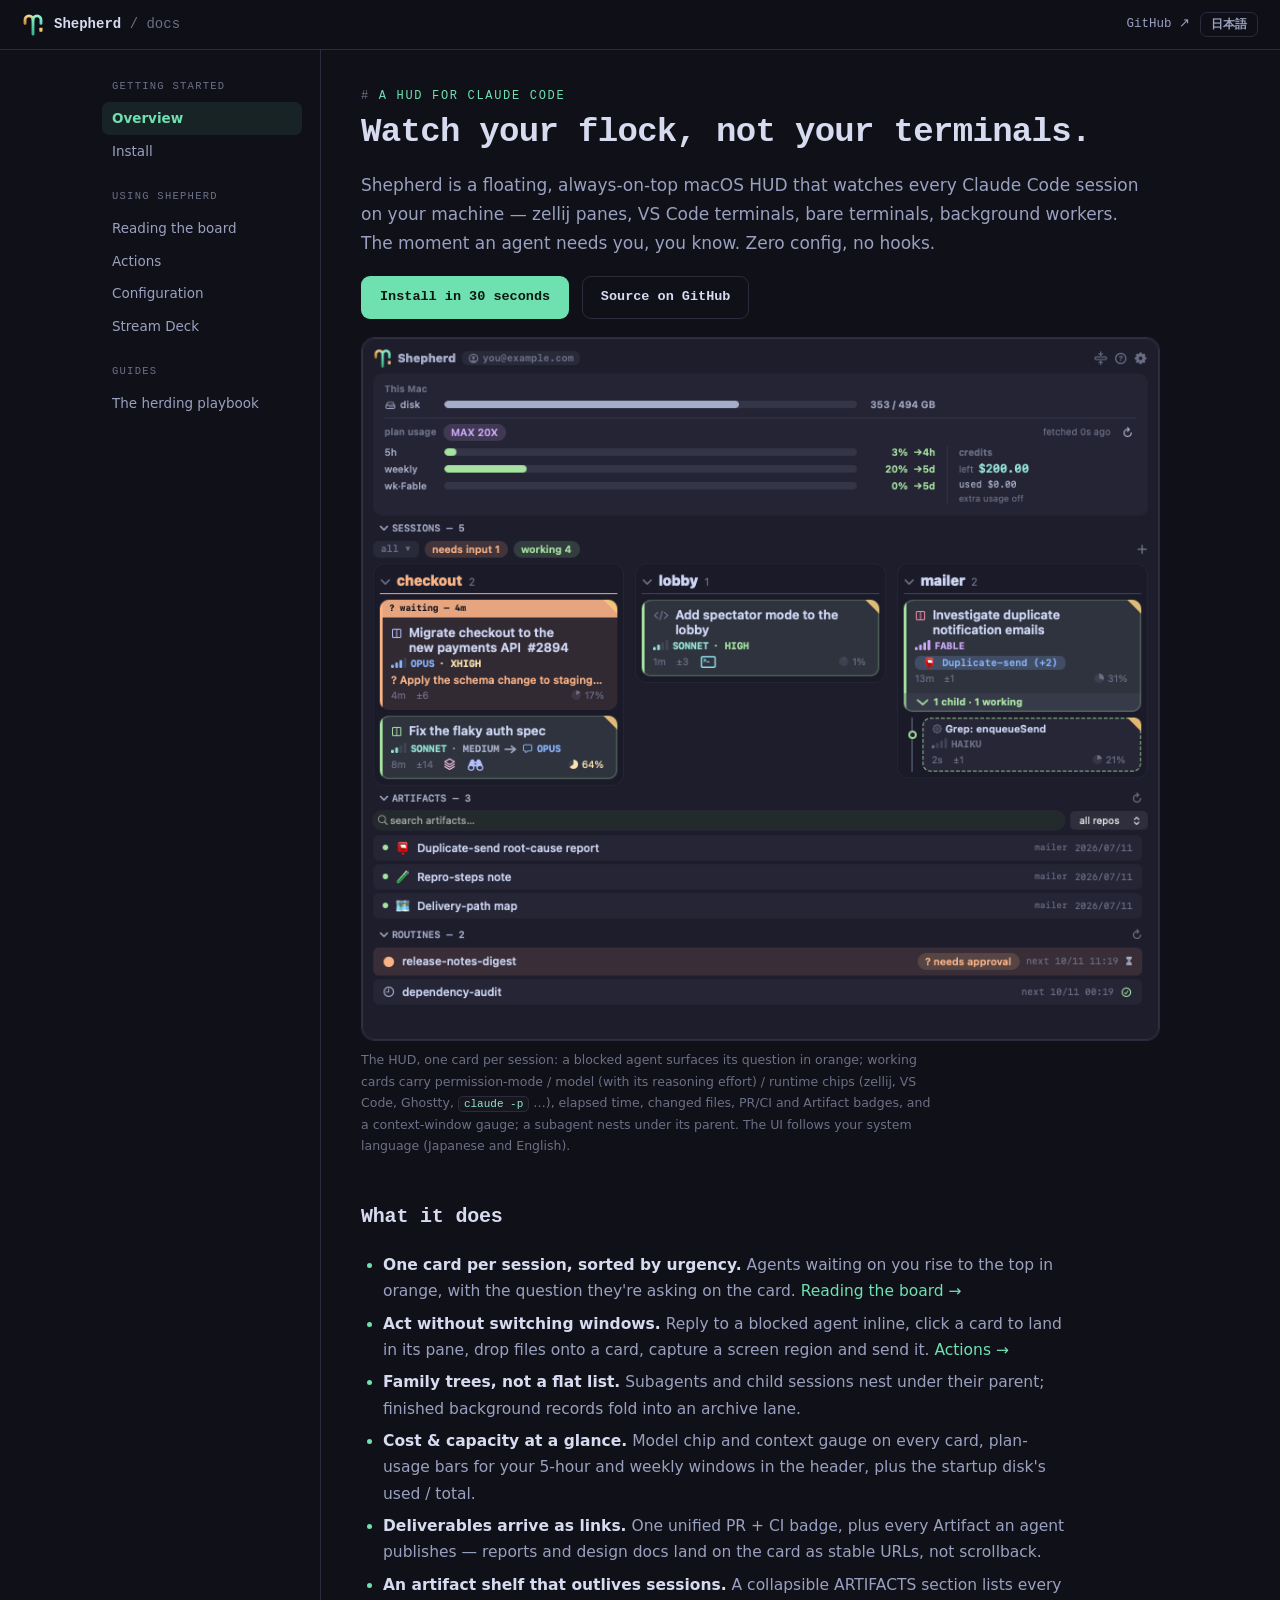
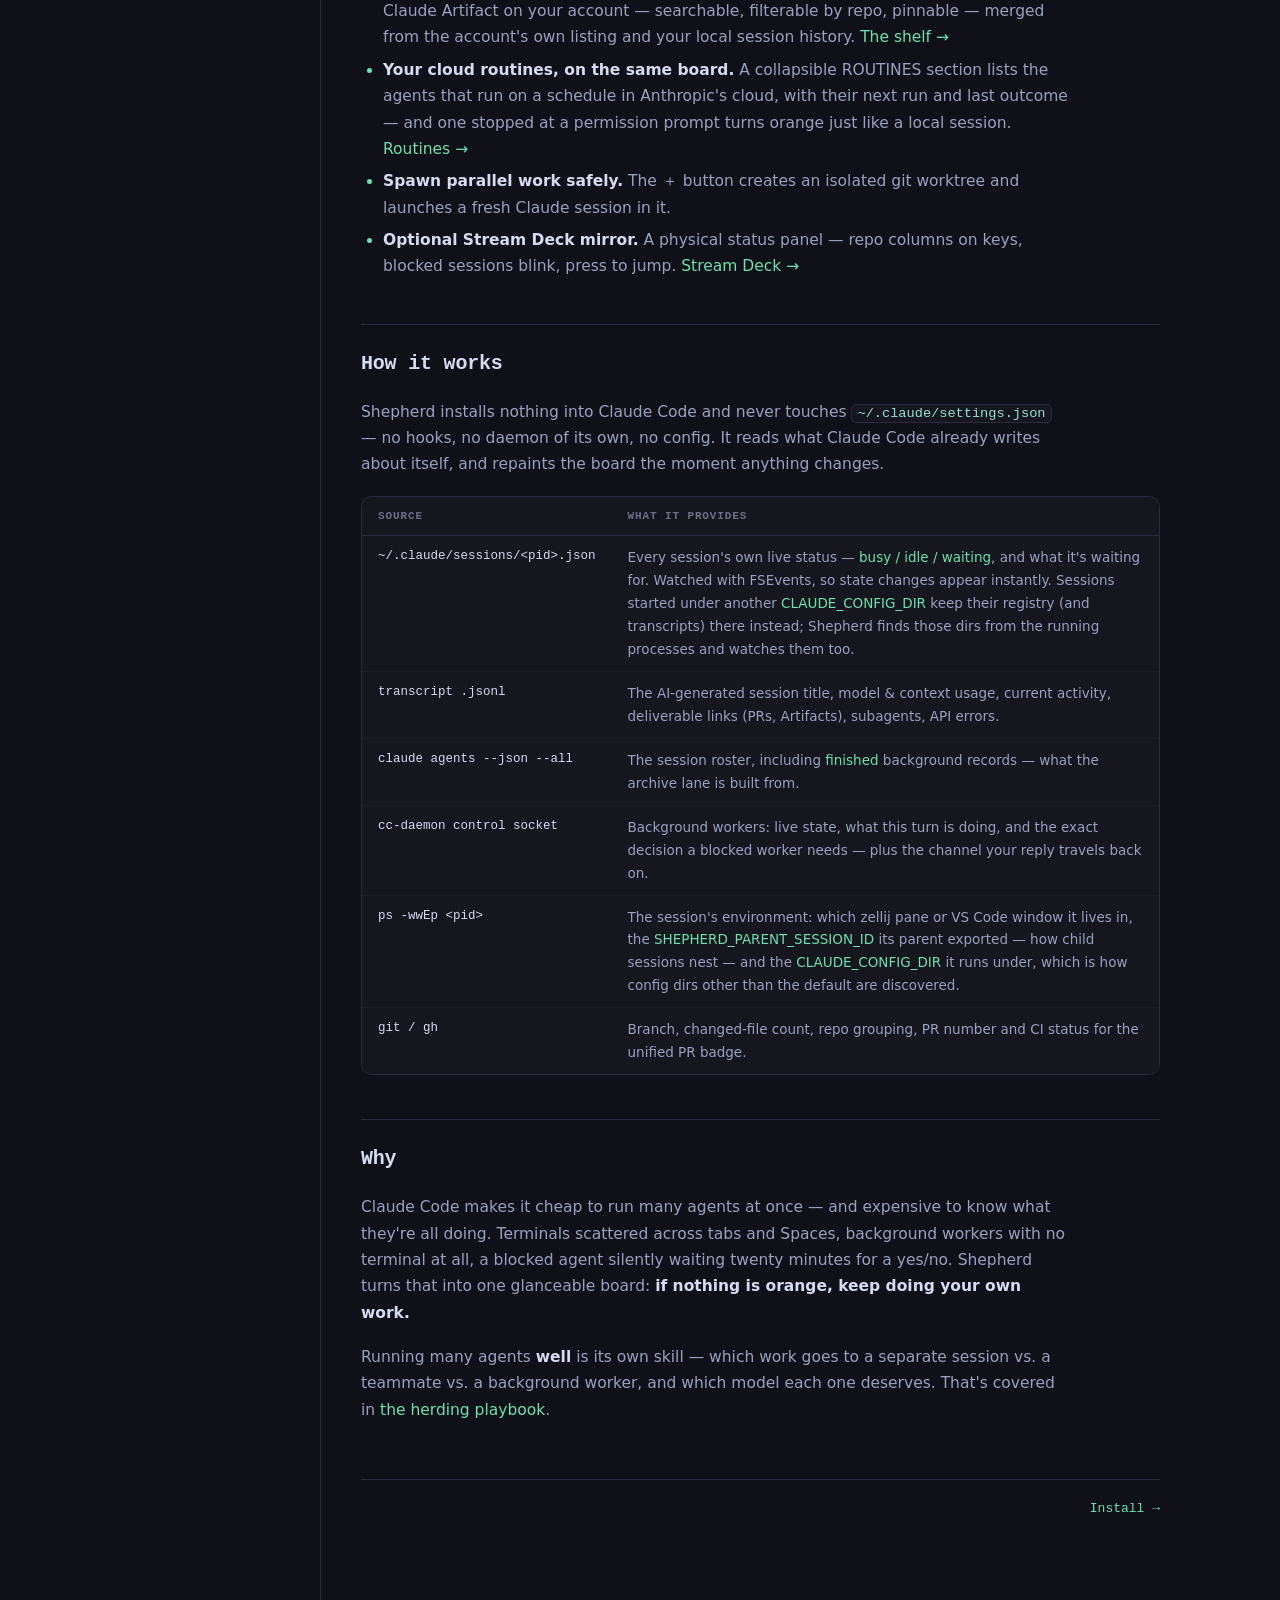
<file: docs/index.html>
<!doctype html>
<html lang="en">
<head>
<meta charset="utf-8">
<meta name="viewport" content="width=device-width, initial-scale=1">
<title>Shepherd — a HUD for your Claude Code flock</title>
<meta name="description" content="A floating, always-on-top macOS HUD that watches every Claude Code session on your machine. Zero config, no hooks.">
<meta property="og:title" content="Shepherd — a HUD for your Claude Code flock">
<meta property="og:description" content="A floating, always-on-top macOS HUD that watches every Claude Code session on your machine. Zero config, no hooks.">
<meta property="og:image" content="https://sadayuki-matsuno.github.io/shepherd/assets/hud-en.png">
<meta property="og:url" content="https://sadayuki-matsuno.github.io/shepherd/">
<meta name="twitter:card" content="summary_large_image">
<link rel="icon" href="data:image/svg+xml,%3Csvg xmlns='http://www.w3.org/2000/svg' viewBox='96 101 320 320'%3E%3Cdefs%3E%3ClinearGradient id='g' x1='0' y1='0' x2='0' y2='1'%3E%3Cstop offset='0' stop-color='%238bf5cd'/%3E%3Cstop offset='1' stop-color='%2335b585'/%3E%3C/linearGradient%3E%3ClinearGradient id='h' x1='0' y1='0' x2='0' y2='1'%3E%3Cstop offset='0' stop-color='%23f6d488'/%3E%3Cstop offset='1' stop-color='%23c98f2e'/%3E%3C/linearGradient%3E%3C/defs%3E%3Cg transform='translate(0,-14)'%3E%3Cpath d='M 140 252 V 200 A 58 58 0 0 1 256 200' fill='none' stroke='url(%23h)' stroke-width='42' stroke-linecap='round'/%3E%3Cpath d='M 256 408 V 200 A 58 58 0 0 1 372 200 V 252' fill='none' stroke='url(%23g)' stroke-width='42' stroke-linecap='round'/%3E%3Crect x='348' y='314' width='46' height='60' rx='10' fill='%23f5c66b'/%3E%3C/g%3E%3C/svg%3E">
<link rel="stylesheet" href="assets/docs.css">
<script>
(function () {
  var q = new URLSearchParams(location.search).get("lang");
  var saved = null; try { saved = localStorage.getItem("shepherdLang"); } catch (e) {}
  var lang = (q === "ja" || q === "en") ? q
           : (saved === "ja" || saved === "en") ? saved
           : ((navigator.language || "").toLowerCase().indexOf("ja") === 0 ? "ja" : "en");
  document.documentElement.lang = lang;
  addEventListener("DOMContentLoaded", function () {
    var b = document.getElementById("lang-toggle");
    if (!b) return;
    var paint = function () { b.textContent = document.documentElement.lang === "ja" ? "English" : "日本語"; };
    paint();
    b.addEventListener("click", function () {
      var l = document.documentElement.lang === "ja" ? "en" : "ja";
      document.documentElement.lang = l;
      try { localStorage.setItem("shepherdLang", l); } catch (e) {}
      paint();
    });
  });
})();
</script>
</head>
<body>

<svg width="0" height="0" style="position:absolute" aria-hidden="true">
  <defs>
    <linearGradient id="g-st" x1="0" y1="0" x2="0" y2="1">
      <stop offset="0" stop-color="#8bf5cd"/><stop offset="1" stop-color="#35b585"/>
    </linearGradient>
    <linearGradient id="g-horn" x1="0" y1="0" x2="0" y2="1">
      <stop offset="0" stop-color="#f6d488"/><stop offset="1" stop-color="#c98f2e"/>
    </linearGradient>
    <symbol id="mark" viewBox="96 101 320 320">
      <g transform="translate(0,-14)">
        <path d="M 140 252 V 200 A 58 58 0 0 1 256 200" fill="none" stroke="url(#g-horn)" stroke-width="42" stroke-linecap="round"/>
        <path d="M 256 408 V 200 A 58 58 0 0 1 372 200 V 252" fill="none" stroke="url(#g-st)" stroke-width="42" stroke-linecap="round"/>
        <rect x="348" y="314" width="46" height="60" rx="10" fill="#f5c66b"/>
      </g>
    </symbol>
  </defs>
</svg>

<div class="topbar">
  <svg class="mark" aria-hidden="true"><use href="#mark"/></svg>
  <span class="name">Shepherd <span>/ docs</span></span>
  <a class="gh" href="https://github.com/sadayuki-matsuno/shepherd">GitHub ↗</a>
  <button class="langtoggle" id="lang-toggle" type="button">日本語</button>
</div>

<div class="layout">
  <nav class="sidebar">
    <div class="group"><span lang="en">Getting started</span><span lang="ja">はじめに</span></div>
    <a href="index.html" class="active"><span lang="en">Overview</span><span lang="ja">概要</span></a>
    <a href="install.html"><span lang="en">Install</span><span lang="ja">インストール</span></a>
    <div class="group"><span lang="en">Using Shepherd</span><span lang="ja">使い方</span></div>
    <a href="board.html"><span lang="en">Reading the board</span><span lang="ja">盤面の読み方</span></a>
    <a href="actions.html"><span lang="en">Actions</span><span lang="ja">操作</span></a>
    <a href="configuration.html"><span lang="en">Configuration</span><span lang="ja">設定</span></a>
    <a href="stream-deck.html">Stream Deck</a>
    <div class="group"><span lang="en">Guides</span><span lang="ja">ガイド</span></div>
    <a href="playbook.html"><span lang="en">The herding playbook</span><span lang="ja">群れの導き方</span></a>
  </nav>

  <main>
    <div class="eyebrow">a HUD for Claude Code</div>
    <h1 lang="en">Watch your flock, not your terminals.</h1>
    <h1 lang="ja">ターミナルではなく、群れを見る。</h1>
    <p class="lede" lang="en">
      Shepherd is a floating, always-on-top macOS HUD that watches every Claude Code
      session on your machine — zellij panes, VS Code terminals, bare terminals, background workers.
      The moment an agent needs you, you know. Zero config, no hooks.
    </p>
    <p class="lede" lang="ja">
      Shepherd は、このマシンで動くすべての Claude Code セッション — zellij ペイン・VS Code のターミナル・
      素のターミナル・バックグラウンドワーカー — を横断監視する、常時最前面のフローティング macOS HUD です。
      エージェントがあなたを必要とした瞬間に気づけます。設定ゼロ・フック不要。
    </p>
    <p>
      <a class="btn primary" href="install.html"><span lang="en">Install in 30 seconds</span><span lang="ja">30秒でインストール</span></a>&ensp;
      <a class="btn ghost" href="https://github.com/sadayuki-matsuno/shepherd"><span lang="en">Source on GitHub</span><span lang="ja">GitHub でソースを見る</span></a>
    </p>

    <img class="shot" lang="en" src="assets/hud-en.png" alt="The Shepherd HUD: plan-usage bars in the header, then three collapsible sections — SESSIONS with three repository columns (a blocked card showing its pending question in orange, working cards with model chips, Artifact badges and a nested subagent card), ARTIFACTS with search, a repo filter and the artifact list, and ROUTINES listing scheduled cloud agents, one of them orange and waiting for approval" width="852">
    <img class="shot" lang="ja" src="assets/hud-ja.png" alt="Shepherd の HUD: ヘッダーにプラン使用量バー、その下に3つの折りたたみセクション — セッション（質問をオレンジで掲げる応答待ちカード、モデルチップや Artifact バッジ付きの作業中カード、ネストしたサブエージェントカードを含む3つのリポジトリ列）、検索・リポジトリフィルター付きの ARTIFACTS、スケジュール実行されるクラウドエージェントを並べた ROUTINES（1件はオレンジの承認待ち）" width="852">
    <p class="caption" lang="en">
      The HUD, one card per session: a blocked agent surfaces its question in orange; working cards
      carry permission-mode / model (with its reasoning effort) / runtime chips (zellij, VS Code, Ghostty, <code>claude -p</code> …),
      elapsed time, changed files, PR/CI and Artifact badges,
      and a context-window gauge; a subagent nests under its parent. The UI follows your system
      language (Japanese and English).
    </p>
    <p class="caption" lang="ja">
      HUD は1セッション=1カード。応答待ちのエージェントは質問をオレンジで掲げ、作業中カードには
      権限モード・モデル（推論 effort 付き）・実行環境（zellij / VS Code / Ghostty / <code>claude -p</code> など）のチップ・
      経過時間・変更ファイル数・PR/CI と Artifact のバッジ・コンテキスト
      ゲージが載ります。サブエージェントは親の下にネストします。UI はシステム言語に追従（日英対応）。
    </p>

    <h2 lang="en">What it does</h2>
    <h2 lang="ja">できること</h2>
    <ul lang="en">
      <li><strong>One card per session, sorted by urgency.</strong> Agents waiting on you rise to the top in orange, with the question they're asking on the card. <a href="board.html">Reading the board →</a></li>
      <li><strong>Act without switching windows.</strong> Reply to a blocked agent inline, click a card to land in its pane, drop files onto a card, capture a screen region and send it. <a href="actions.html">Actions →</a></li>
      <li><strong>Family trees, not a flat list.</strong> Subagents and child sessions nest under their parent; finished background records fold into an archive lane.</li>
      <li><strong>Cost &amp; capacity at a glance.</strong> Model chip and context gauge on every card, plan-usage bars for your 5-hour and weekly windows in the header, plus the startup disk's used / total.</li>
      <li><strong>Deliverables arrive as links.</strong> One unified PR + CI badge, plus every Artifact an agent publishes — reports and design docs land on the card as stable URLs, not scrollback.</li>
      <li><strong>An artifact shelf that outlives sessions.</strong> A collapsible ARTIFACTS section lists every Claude Artifact on your account — searchable, filterable by repo, pinnable — merged from the account's own listing and your local session history. <a href="board.html#shelf">The shelf →</a></li>
      <li><strong>Your cloud routines, on the same board.</strong> A collapsible ROUTINES section lists the agents that run on a schedule in Anthropic's cloud, with their next run and last outcome — and one stopped at a permission prompt turns orange just like a local session. <a href="board.html#routines">Routines →</a></li>
      <li><strong>Spawn parallel work safely.</strong> The ＋ button creates an isolated git worktree and launches a fresh Claude session in it.</li>
      <li><strong>Optional Stream Deck mirror.</strong> A physical status panel — repo columns on keys, blocked sessions blink, press to jump. <a href="stream-deck.html">Stream Deck →</a></li>
    </ul>
    <ul lang="ja">
      <li><strong>1セッション=1カード、緊急度順。</strong>応答待ちのエージェントはオレンジで最上部に浮かび、聞きたい質問がカードに載ります。<a href="board.html">盤面の読み方 →</a></li>
      <li><strong>ウィンドウを切り替えずに操作。</strong>応答待ちへのインライン回答、クリックでそのペインへジャンプ、カードへのファイルドロップ、画面範囲を撮影して送信。<a href="actions.html">操作 →</a></li>
      <li><strong>フラットな一覧ではなく家系図。</strong>サブエージェントと子セッションは親の下にネストし、終了したバックグラウンド記録はアーカイブレーンに畳まれます。</li>
      <li><strong>コストと容量がひと目で。</strong>全カードにモデルチップとコンテキストゲージ、ヘッダーには5時間/週間のプラン使用量バーと起動ディスクの使用量 / 総量。</li>
      <li><strong>成果物はリンクで届く。</strong>PR と CI は統合バッジ1つに、エージェントが公開した Artifact はすべてカード上のリンクに — レポートや設計書はスクロールバックではなく安定した URL で受け取れます。</li>
      <li><strong>セッションより長生きする Artifact シェルフ。</strong>折りたたみ式の ARTIFACTS セクションにアカウント上の Artifact を一覧 — 検索・リポジトリ絞り込み・ピン留めができ、アカウントの一覧とローカルのセッション履歴をマージして表示します。<a href="board.html#shelf">シェルフ →</a></li>
      <li><strong>クラウドの routine も同じ盤面に。</strong>折りたたみ式の ROUTINES セクションに、Anthropic のクラウドでスケジュール実行されるエージェントを次回実行・前回結果つきで一覧。権限プロンプトで止まっているものはローカルのセッションと同じくオレンジになります。<a href="board.html#routines">ルーチン →</a></li>
      <li><strong>並列作業を安全に開始。</strong>＋ボタンが隔離された git worktree を作り、そこで新しい Claude セッションを起動します。</li>
      <li><strong>Stream Deck ミラー（任意）。</strong>物理ステータスパネル — キーにリポジトリ列、応答待ちは点滅、押せばジャンプ。<a href="stream-deck.html">Stream Deck →</a></li>
    </ul>

    <h2 id="how" lang="en">How it works</h2>
    <h2 lang="ja">仕組み</h2>
    <p lang="en">
      Shepherd installs nothing into Claude Code and never touches <code>~/.claude/settings.json</code> —
      no hooks, no daemon of its own, no config. It reads what Claude Code already writes about itself,
      and repaints the board the moment anything changes.
    </p>
    <p lang="ja">
      Shepherd は Claude Code に何もインストールせず、<code>~/.claude/settings.json</code> にも一切触れません —
      フックなし・独自デーモンなし・設定なし。Claude Code が自分自身について既に書き出しているものを読み、
      変化した瞬間に盤面を描き直します。
    </p>
    <div class="tbl-scroll" lang="en">
      <table>
        <tr><th>source</th><th>what it provides</th></tr>
        <tr>
          <td>~/.claude/sessions/&lt;pid&gt;.json</td>
          <td>Every session's own live status — <em>busy / idle / waiting</em>, and what it's waiting for. Watched with FSEvents, so state changes appear instantly. Sessions started under another <em>CLAUDE_CONFIG_DIR</em> keep their registry (and transcripts) there instead; Shepherd finds those dirs from the running processes and watches them too.</td>
        </tr>
        <tr>
          <td>transcript .jsonl</td>
          <td>The AI-generated session title, model &amp; context usage, current activity, deliverable links (PRs, Artifacts), subagents, API errors.</td>
        </tr>
        <tr>
          <td>claude agents --json --all</td>
          <td>The session roster, including <em>finished</em> background records — what the archive lane is built from.</td>
        </tr>
        <tr>
          <td>cc-daemon control socket</td>
          <td>Background workers: live state, what this turn is doing, and the exact decision a blocked worker needs — plus the channel your reply travels back on.</td>
        </tr>
        <tr>
          <td>ps -wwEp &lt;pid&gt;</td>
          <td>The session's environment: which zellij pane or VS Code window it lives in, the <em>SHEPHERD_PARENT_SESSION_ID</em> its parent exported — how child sessions nest — and the <em>CLAUDE_CONFIG_DIR</em> it runs under, which is how config dirs other than the default are discovered.</td>
        </tr>
        <tr>
          <td>git / gh</td>
          <td>Branch, changed-file count, repo grouping, PR number and CI status for the unified PR badge.</td>
        </tr>
      </table>
    </div>
    <div class="tbl-scroll" lang="ja">
      <table>
        <tr><th>データ源</th><th>得られるもの</th></tr>
        <tr>
          <td>~/.claude/sessions/&lt;pid&gt;.json</td>
          <td>各セッションが自分で書くライブ状態 — <em>busy / idle / waiting</em> と、何を待っているか。FSEvents で監視するので状態変化は即座に反映。別の <em>CLAUDE_CONFIG_DIR</em> で起動したセッションはレジストリも transcript もその dir 配下に置かれるが、Shepherd は稼働中のプロセスから使用中の dir を見つけて同じように監視する。</td>
        </tr>
        <tr>
          <td>transcript .jsonl</td>
          <td>AI 生成のセッションタイトル、モデルとコンテキスト使用量、現在の作業内容、成果物リンク（PR・Artifact）、サブエージェント、API エラー。</td>
        </tr>
        <tr>
          <td>claude agents --json --all</td>
          <td>セッションの名簿。<em>終了済み</em>のバックグラウンド記録を含む — アーカイブレーンの材料。</td>
        </tr>
        <tr>
          <td>cc-daemon control socket</td>
          <td>バックグラウンドワーカーのライブ状態・このターンでやっていること・応答待ちのワーカーが求めている決定 — そして回答を届け返すチャネル。</td>
        </tr>
        <tr>
          <td>ps -wwEp &lt;pid&gt;</td>
          <td>セッションの環境変数: どの zellij ペイン／VS Code ウィンドウに居るか、親が export した <em>SHEPHERD_PARENT_SESSION_ID</em>（子セッションがネストする仕組み）、そして <em>CLAUDE_CONFIG_DIR</em> — 既定以外の config dir はこれで発見する。</td>
        </tr>
        <tr>
          <td>git / gh</td>
          <td>ブランチ・変更ファイル数・リポジトリのグルーピング・統合 PR バッジ用の PR 番号と CI 状態。</td>
        </tr>
      </table>
    </div>

    <h2 lang="en">Why</h2>
    <h2 lang="ja">なぜ作ったか</h2>
    <p lang="en">
      Claude Code makes it cheap to run many agents at once — and expensive to know what they're all
      doing. Terminals scattered across tabs and Spaces, background workers with no terminal at all,
      a blocked agent silently waiting twenty minutes for a yes/no. Shepherd turns that into one
      glanceable board: <strong>if nothing is orange, keep doing your own work.</strong>
    </p>
    <p lang="ja">
      Claude Code のおかげでエージェントを同時にたくさん走らせるのは安くなりました — その全員が
      何をしているか把握するのは高くつきます。タブと Space に散らばるターミナル、ターミナルを持たない
      バックグラウンドワーカー、yes/no を20分間黙って待ち続ける応答待ちエージェント。Shepherd は
      それをひと目で読める1枚の盤面にします: <strong>オレンジが無ければ、自分の仕事を続ければいい。</strong>
    </p>
    <p lang="en">
      Running many agents <strong>well</strong> is its own skill — which work goes to a separate session vs. a
      teammate vs. a background worker, and which model each one deserves.
      That's covered in <a href="playbook.html">the herding playbook</a>.
    </p>
    <p lang="ja">
      多数のエージェントを<strong>うまく</strong>走らせるのはそれ自体が技術です — どの仕事を別セッション/
      teammate/バックグラウンドワーカーに割り振るか、それぞれにどのモデルを与えるか。
      <a href="playbook.html">群れの導き方</a>で扱います。
    </p>

    <div class="pagenav">
      <span></span>
      <a href="install.html"><span lang="en">Install →</span><span lang="ja">インストール →</span></a>
    </div>
  </main>
</div>

</body>
</html>
</file>
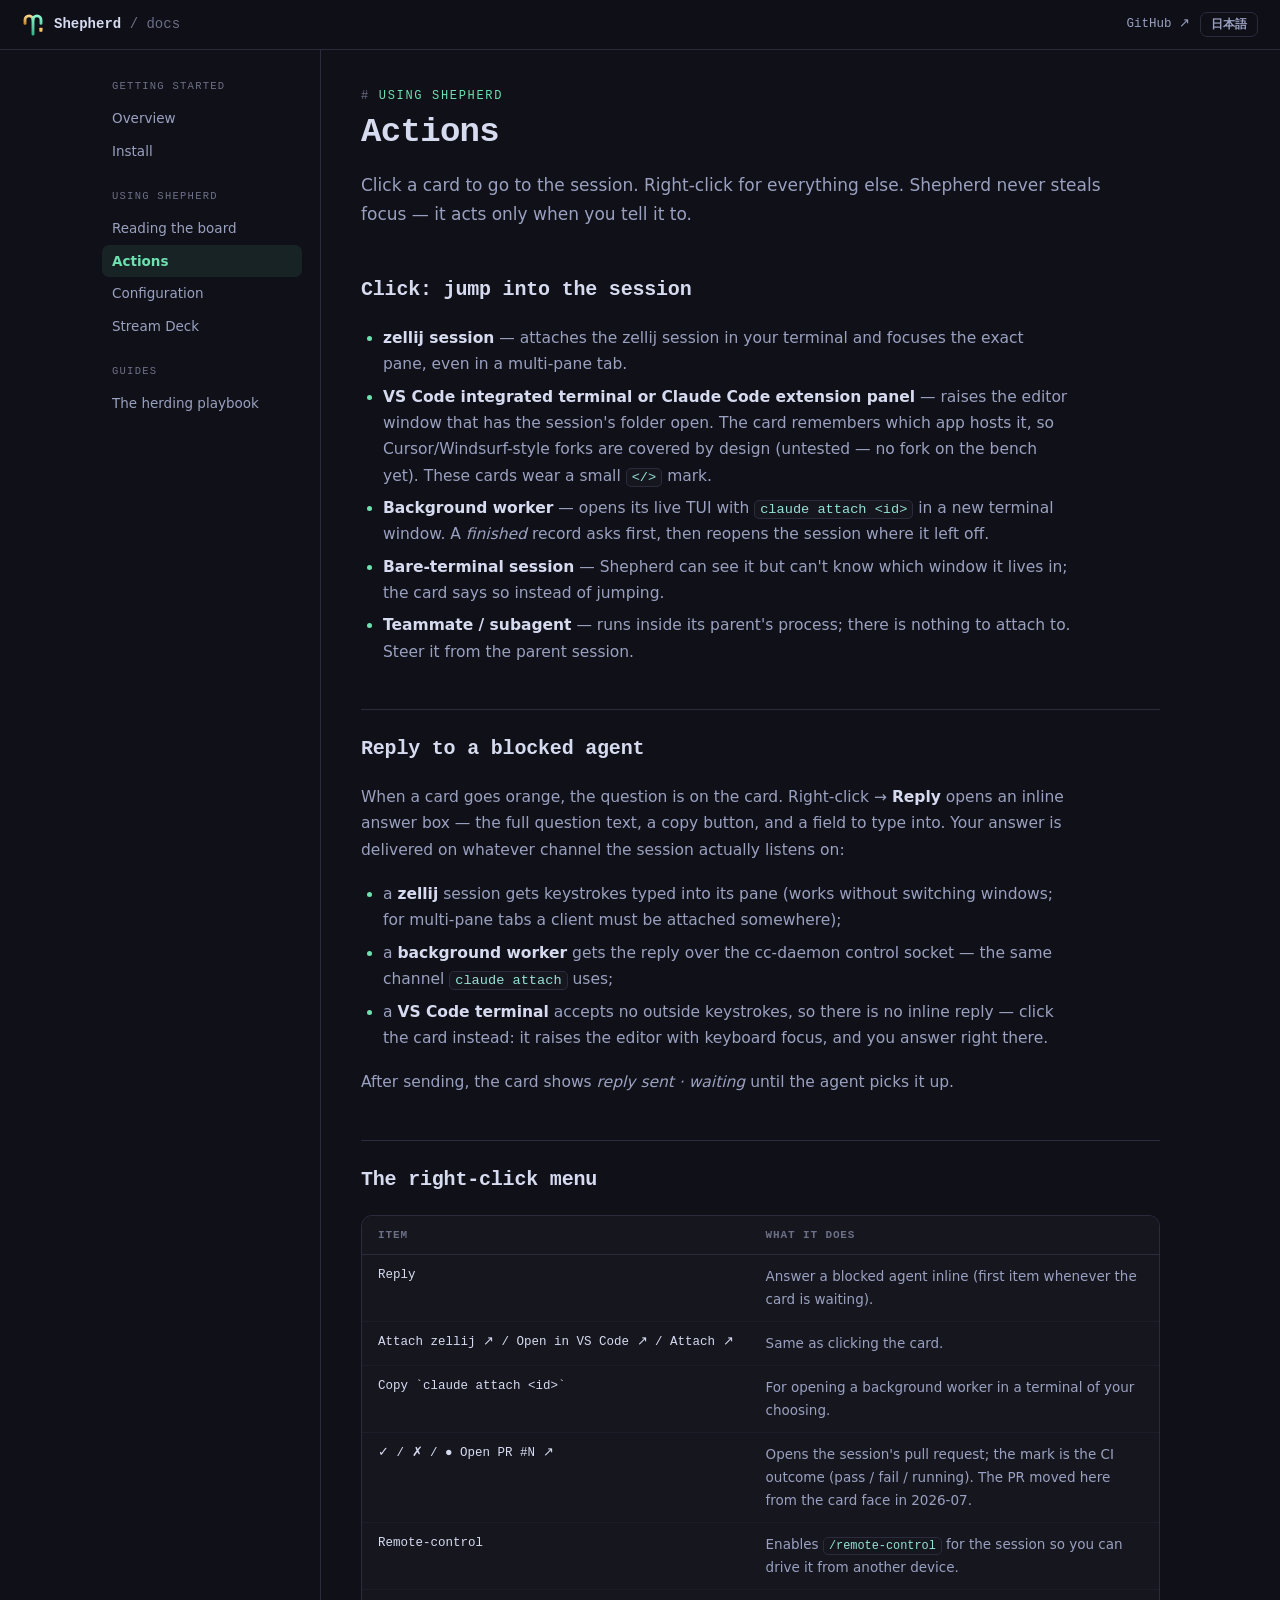
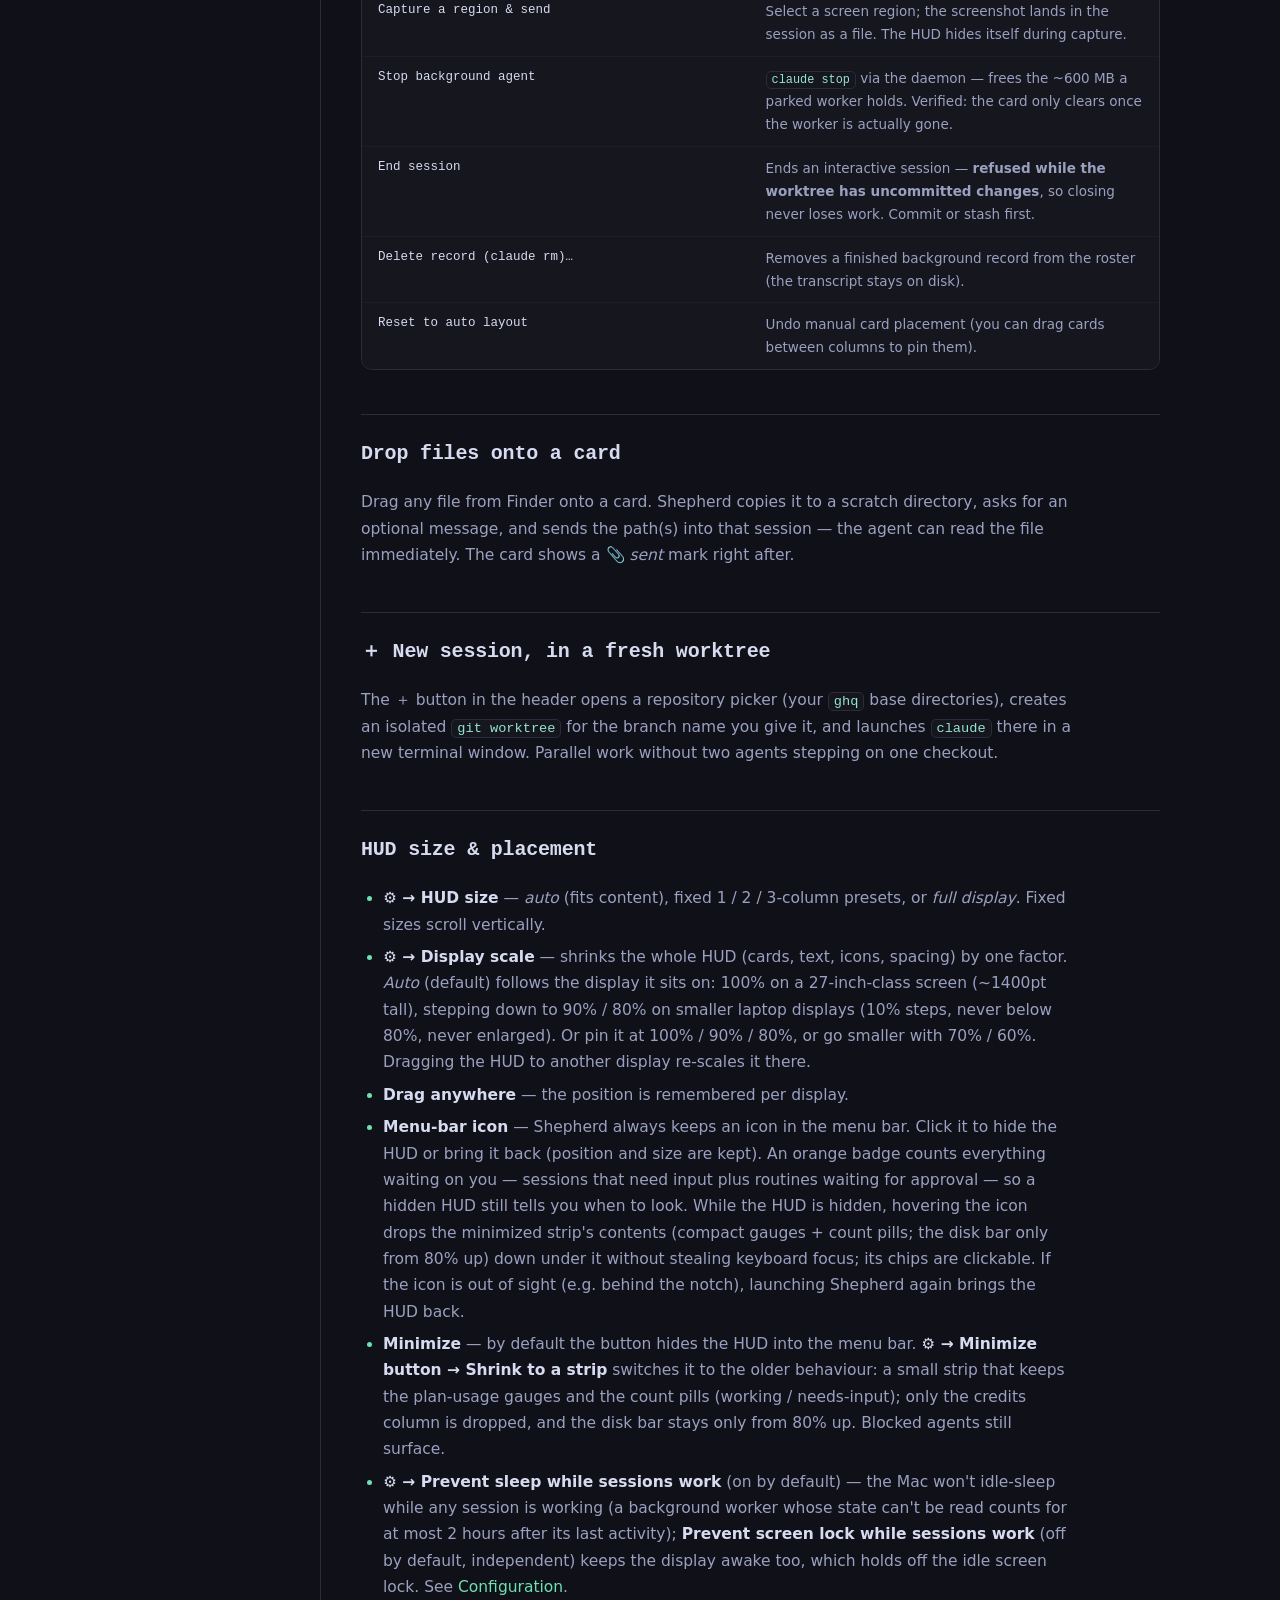
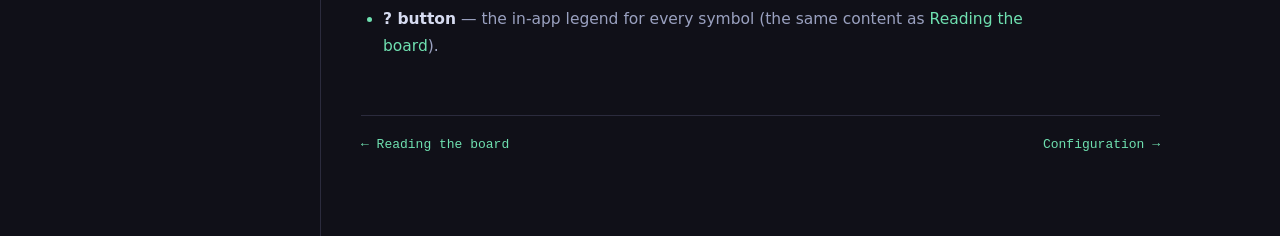
<file: docs/actions.html>
<!doctype html>
<html lang="en">
<head>
<meta charset="utf-8">
<meta name="viewport" content="width=device-width, initial-scale=1">
<title>Actions — Shepherd docs</title>
<meta name="description" content="Everything you can do from a Shepherd card: jump into sessions, reply to blocked agents, drop files, capture screens, spawn worktree sessions, close safely.">
<link rel="icon" href="data:image/svg+xml,%3Csvg xmlns='http://www.w3.org/2000/svg' viewBox='96 101 320 320'%3E%3Cdefs%3E%3ClinearGradient id='g' x1='0' y1='0' x2='0' y2='1'%3E%3Cstop offset='0' stop-color='%238bf5cd'/%3E%3Cstop offset='1' stop-color='%2335b585'/%3E%3C/linearGradient%3E%3ClinearGradient id='h' x1='0' y1='0' x2='0' y2='1'%3E%3Cstop offset='0' stop-color='%23f6d488'/%3E%3Cstop offset='1' stop-color='%23c98f2e'/%3E%3C/linearGradient%3E%3C/defs%3E%3Cg transform='translate(0,-14)'%3E%3Cpath d='M 140 252 V 200 A 58 58 0 0 1 256 200' fill='none' stroke='url(%23h)' stroke-width='42' stroke-linecap='round'/%3E%3Cpath d='M 256 408 V 200 A 58 58 0 0 1 372 200 V 252' fill='none' stroke='url(%23g)' stroke-width='42' stroke-linecap='round'/%3E%3Crect x='348' y='314' width='46' height='60' rx='10' fill='%23f5c66b'/%3E%3C/g%3E%3C/svg%3E">
<link rel="stylesheet" href="assets/docs.css">
<script>
(function () {
  var q = new URLSearchParams(location.search).get("lang");
  var saved = null; try { saved = localStorage.getItem("shepherdLang"); } catch (e) {}
  var lang = (q === "ja" || q === "en") ? q
           : (saved === "ja" || saved === "en") ? saved
           : ((navigator.language || "").toLowerCase().indexOf("ja") === 0 ? "ja" : "en");
  document.documentElement.lang = lang;
  addEventListener("DOMContentLoaded", function () {
    var b = document.getElementById("lang-toggle");
    if (!b) return;
    var paint = function () { b.textContent = document.documentElement.lang === "ja" ? "English" : "日本語"; };
    paint();
    b.addEventListener("click", function () {
      var l = document.documentElement.lang === "ja" ? "en" : "ja";
      document.documentElement.lang = l;
      try { localStorage.setItem("shepherdLang", l); } catch (e) {}
      paint();
    });
  });
})();
</script>
</head>
<body>

<svg width="0" height="0" style="position:absolute" aria-hidden="true">
  <defs>
    <linearGradient id="g-st" x1="0" y1="0" x2="0" y2="1">
      <stop offset="0" stop-color="#8bf5cd"/><stop offset="1" stop-color="#35b585"/>
    </linearGradient>
    <linearGradient id="g-horn" x1="0" y1="0" x2="0" y2="1">
      <stop offset="0" stop-color="#f6d488"/><stop offset="1" stop-color="#c98f2e"/>
    </linearGradient>
    <symbol id="mark" viewBox="96 101 320 320">
      <g transform="translate(0,-14)">
        <path d="M 140 252 V 200 A 58 58 0 0 1 256 200" fill="none" stroke="url(#g-horn)" stroke-width="42" stroke-linecap="round"/>
        <path d="M 256 408 V 200 A 58 58 0 0 1 372 200 V 252" fill="none" stroke="url(#g-st)" stroke-width="42" stroke-linecap="round"/>
        <rect x="348" y="314" width="46" height="60" rx="10" fill="#f5c66b"/>
      </g>
    </symbol>
  </defs>
</svg>

<div class="topbar">
  <svg class="mark" aria-hidden="true"><use href="#mark"/></svg>
  <span class="name">Shepherd <span>/ docs</span></span>
  <a class="gh" href="https://github.com/sadayuki-matsuno/shepherd">GitHub ↗</a>
  <button class="langtoggle" id="lang-toggle" type="button">日本語</button>
</div>

<div class="layout">
  <nav class="sidebar">
    <div class="group"><span lang="en">Getting started</span><span lang="ja">はじめに</span></div>
    <a href="index.html"><span lang="en">Overview</span><span lang="ja">概要</span></a>
    <a href="install.html"><span lang="en">Install</span><span lang="ja">インストール</span></a>
    <div class="group"><span lang="en">Using Shepherd</span><span lang="ja">使い方</span></div>
    <a href="board.html"><span lang="en">Reading the board</span><span lang="ja">盤面の読み方</span></a>
    <a href="actions.html" class="active"><span lang="en">Actions</span><span lang="ja">操作</span></a>
    <a href="configuration.html"><span lang="en">Configuration</span><span lang="ja">設定</span></a>
    <a href="stream-deck.html">Stream Deck</a>
    <div class="group"><span lang="en">Guides</span><span lang="ja">ガイド</span></div>
    <a href="playbook.html"><span lang="en">The herding playbook</span><span lang="ja">群れの導き方</span></a>
  </nav>

  <main>
    <div class="eyebrow">using shepherd</div>
    <h1 lang="en">Actions</h1>
    <h1 lang="ja">操作</h1>
    <p class="lede" lang="en">
      Click a card to go to the session. Right-click for everything else.
      Shepherd never steals focus — it acts only when you tell it to.
    </p>
    <p class="lede" lang="ja">
      カードをクリックするとそのセッションに移動します。それ以外の操作はすべて右クリックから。
      Shepherd は決してフォーカスを奪いません — あなたが指示したときだけ動きます。
    </p>

    <h2 lang="en">Click: jump into the session</h2>
    <h2 lang="ja">クリック: セッションへジャンプ</h2>
    <ul lang="en">
      <li><strong>zellij session</strong> — attaches the zellij session in your terminal and focuses the exact pane, even in a multi-pane tab.</li>
      <li><strong>VS Code integrated terminal or Claude Code extension panel</strong> — raises the editor window that has the session's folder open. The card remembers which app hosts it, so Cursor/Windsurf-style forks are covered by design (untested — no fork on the bench yet). These cards wear a small <code>&lt;/&gt;</code> mark.</li>
      <li><strong>Background worker</strong> — opens its live TUI with <code>claude attach &lt;id&gt;</code> in a new terminal window. A <em>finished</em> record asks first, then reopens the session where it left off.</li>
      <li><strong>Bare-terminal session</strong> — Shepherd can see it but can't know which window it lives in; the card says so instead of jumping.</li>
      <li><strong>Teammate / subagent</strong> — runs inside its parent's process; there is nothing to attach to. Steer it from the parent session.</li>
    </ul>
    <ul lang="ja">
      <li><strong>zellij セッション</strong> — ターミナルでその zellij セッションに attach し、マルチペインのタブでも該当ペインに正確にフォーカスします。</li>
      <li><strong>VS Code 統合ターミナル / Claude Code 拡張パネル</strong> — そのセッションのフォルダを開いているエディタウィンドウを前面に出します。どのアプリに居るかをカードが覚えているため、Cursor / Windsurf 系のフォークにも対応する設計です（フォークでの動作は未検証）。このカードには小さな <code>&lt;/&gt;</code> マークが付きます。</li>
      <li><strong>バックグラウンドワーカー</strong> — 新しいターミナルウィンドウで <code>claude attach &lt;id&gt;</code> を実行し、ライブ TUI を開きます。<em>終了済み</em>の記録はまず確認を挟み、そのセッションを中断した場所から再開します。</li>
      <li><strong>素のターミナルのセッション</strong> — Shepherd はその存在を認識できますが、どのウィンドウに居るかは分からないため、ジャンプせずカードにその旨を表示します。</li>
      <li><strong>teammate / サブエージェント</strong> — 親のプロセス内で動くため、attach する対象がありません。親セッションから操作してください。</li>
    </ul>

    <h2 id="reply" lang="en">Reply to a blocked agent</h2>
    <h2 lang="ja">応答待ちのエージェントに回答する</h2>
    <p lang="en">
      When a card goes orange, the question is on the card. Right-click → <strong>Reply</strong>
      opens an inline answer box — the full question text, a copy button, and a field to type into.
      Your answer is delivered on whatever channel the session actually listens on:
    </p>
    <p lang="ja">
      カードがオレンジになると、その質問がカードに表示されます。右クリック→<strong>回答する</strong>
      でインラインの回答ボックスが開きます — 質問文の全文、コピーボタン、入力用のフィールドが並びます。
      回答はそのセッションが実際に受け取れるチャネルを通じて届けられます:
    </p>
    <ul lang="en">
      <li>a <strong>zellij</strong> session gets keystrokes typed into its pane (works without switching windows; for multi-pane tabs a client must be attached somewhere);</li>
      <li>a <strong>background worker</strong> gets the reply over the cc-daemon control socket — the same channel <code>claude attach</code> uses;</li>
      <li>a <strong>VS Code terminal</strong> accepts no outside keystrokes, so there is no inline reply — click the card instead: it raises the editor with keyboard focus, and you answer right there.</li>
    </ul>
    <ul lang="ja">
      <li><strong>zellij</strong> セッションには、そのペインへキー入力が送られます（ウィンドウを切り替えずに動作しますが、マルチペインのタブではどこかにクライアントが attach している必要があります）;</li>
      <li><strong>バックグラウンドワーカー</strong>には cc-daemon control socket 経由で回答が届きます — <code>claude attach</code> が使うのと同じチャネルです;</li>
      <li><strong>VS Code のターミナル</strong>は外部からのキー入力を受け付けないため、インライン回答はありません — 代わりにカードをクリックしてください。キーボードフォーカスごとエディタが前面に出るので、そのまま回答できます。</li>
    </ul>
    <p lang="en">After sending, the card shows <em>reply sent · waiting</em> until the agent picks it up.</p>
    <p lang="ja">送信後、カードはエージェントが受け取るまで <em>reply sent · waiting</em> と表示します。</p>

    <h2 lang="en">The right-click menu</h2>
    <h2 lang="ja">右クリックメニュー</h2>
    <div class="tbl-scroll" lang="en">
      <table>
        <tr><th>item</th><th>what it does</th></tr>
        <tr><td>Reply</td><td>Answer a blocked agent inline (first item whenever the card is waiting).</td></tr>
        <tr><td>Attach zellij ↗ / Open in VS Code ↗ / Attach ↗</td><td>Same as clicking the card.</td></tr>
        <tr><td>Copy `claude attach &lt;id&gt;`</td><td>For opening a background worker in a terminal of your choosing.</td></tr>
        <tr><td>✓ / ✗ / ● Open PR #N ↗</td><td>Opens the session's pull request; the mark is the CI outcome (pass / fail / running). The PR moved here from the card face in 2026-07.</td></tr>
        <tr><td>Remote-control</td><td>Enables <code>/remote-control</code> for the session so you can drive it from another device.</td></tr>
        <tr><td>Capture a region &amp; send</td><td>Select a screen region; the screenshot lands in the session as a file. The HUD hides itself during capture.</td></tr>
        <tr><td>Stop background agent</td><td><code>claude stop</code> via the daemon — frees the ~600 MB a parked worker holds. Verified: the card only clears once the worker is actually gone.</td></tr>
        <tr><td>End session</td><td>Ends an interactive session — <strong>refused while the worktree has uncommitted changes</strong>, so closing never loses work. Commit or stash first.</td></tr>
        <tr><td>Delete record (claude rm)…</td><td>Removes a finished background record from the roster (the transcript stays on disk).</td></tr>
        <tr><td>Reset to auto layout</td><td>Undo manual card placement (you can drag cards between columns to pin them).</td></tr>
      </table>
    </div>
    <div class="tbl-scroll" lang="ja">
      <table>
        <tr><th>項目</th><th>できること</th></tr>
        <tr><td>回答する</td><td>応答待ちのエージェントにインラインで回答します（カードが待機中のときは常に先頭に表示）。</td></tr>
        <tr><td>zellij を開く ↗ / VS Code で開く ↗ / attach で開く ↗</td><td>カードをクリックしたときと同じ動作です。</td></tr>
        <tr><td>claude attach &lt;id&gt; をコピー</td><td>好きなターミナルでバックグラウンドワーカーを開くために使います。</td></tr>
        <tr><td>✓ / ✗ / ● PR #N を開く ↗</td><td>セッションの PR を開きます。記号は CI の結果（成功 / 失敗 / 実行中）。PR 表示は 2026-07 にカード面からここへ移動しました。</td></tr>
        <tr><td>遠隔操作（/remote-control）</td><td>そのセッションで <code>/remote-control</code> を有効にし、別のデバイスから操作できるようにします。</td></tr>
        <tr><td>範囲を撮影して送る</td><td>画面の範囲を選択すると、そのスクリーンショットがファイルとしてセッションに届きます。撮影中は HUD 自身を隠します。</td></tr>
        <tr><td>バックグラウンドを停止（claude stop）</td><td>daemon 経由で <code>claude stop</code> を実行します — 待機中のワーカーが確保している約600MBを解放します。ワーカーが実際に消えたことを確認してからカードを消します。</td></tr>
        <tr><td>セッションを終了する</td><td>対話型セッションを終了します — <strong>worktree に未コミットの変更がある間は拒否される</strong>ため、作業を失うことはありません。先にコミットまたは stash してください。</td></tr>
        <tr><td>記録を削除（claude rm）…</td><td>終了済みのバックグラウンド記録を名簿から削除します（transcript はディスクに残ります）。</td></tr>
        <tr><td>自動配置に戻す</td><td>手動で配置したカードを元に戻します（カードは列間にドラッグして固定できます）。</td></tr>
      </table>
    </div>

    <h2 lang="en">Drop files onto a card</h2>
    <h2 lang="ja">カードにファイルをドロップする</h2>
    <p lang="en">
      Drag any file from Finder onto a card. Shepherd copies it to a scratch directory, asks for an
      optional message, and sends the path(s) into that session — the agent can read the file
      immediately. The card shows a 📎 <em>sent</em> mark right after.
    </p>
    <p lang="ja">
      Finder から任意のファイルをカードへドラッグします。Shepherd はそれをスクラッチディレクトリに
      コピーし、任意のメッセージを尋ねてから、そのパスをセッションへ送ります — エージェントはすぐに
      ファイルを読めます。直後にカードには 📎 <em>sent</em> マークが表示されます。
    </p>

    <h2 lang="en">＋ New session, in a fresh worktree</h2>
    <h2 lang="ja">＋新規セッション（新しい worktree で）</h2>
    <p lang="en">
      The ＋ button in the header opens a repository picker (your <code>ghq</code> base directories),
      creates an isolated <code>git worktree</code> for the branch name you give it, and launches
      <code>claude</code> there in a new terminal window. Parallel work without two agents stepping
      on one checkout.
    </p>
    <p lang="ja">
      ヘッダーの＋ボタンはリポジトリピッカー（あなたの <code>ghq</code> のベースディレクトリ）を開き、
      指定したブランチ名で隔離された <code>git worktree</code> を作成し、新しいターミナルウィンドウで
      そこに <code>claude</code> を起動します。2つのエージェントが同じチェックアウトを踏み合うことなく
      並列作業できます。
    </p>

    <h2 lang="en">HUD size &amp; placement</h2>
    <h2 lang="ja">HUD のサイズと配置</h2>
    <ul lang="en">
      <li><strong>⚙ → HUD size</strong> — <em>auto</em> (fits content), fixed 1 / 2 / 3-column presets, or <em>full display</em>. Fixed sizes scroll vertically.</li>
      <li><strong>⚙ → Display scale</strong> — shrinks the whole HUD (cards, text, icons, spacing) by one factor. <em>Auto</em> (default) follows the display it sits on: 100% on a 27-inch-class screen (~1400pt tall), stepping down to 90% / 80% on smaller laptop displays (10% steps, never below 80%, never enlarged). Or pin it at 100% / 90% / 80%, or go smaller with 70% / 60%. Dragging the HUD to another display re-scales it there.</li>
      <li><strong>Drag anywhere</strong> — the position is remembered per display.</li>
      <li><strong>Menu-bar icon</strong> — Shepherd always keeps an icon in the menu bar. Click it to hide the HUD or bring it back (position and size are kept). An orange badge counts everything waiting on you — sessions that need input plus routines waiting for approval — so a hidden HUD still tells you when to look. While the HUD is hidden, hovering the icon drops the minimized strip's contents (compact gauges + count pills; the disk bar only from 80% up) down under it without stealing keyboard focus; its chips are clickable. If the icon is out of sight (e.g. behind the notch), launching Shepherd again brings the HUD back.</li>
      <li><strong>Minimize</strong> — by default the button hides the HUD into the menu bar. <strong>⚙ → Minimize button → Shrink to a strip</strong> switches it to the older behaviour: a small strip that keeps the plan-usage gauges and the count pills (working / needs-input); only the credits column is dropped, and the disk bar stays only from 80% up. Blocked agents still surface.</li>
      <li><strong>⚙ → Prevent sleep while sessions work</strong> (on by default) — the Mac won't idle-sleep while any session is working (a background worker whose state can't be read counts for at most 2 hours after its last activity); <strong>Prevent screen lock while sessions work</strong> (off by default, independent) keeps the display awake too, which holds off the idle screen lock. See <a href="configuration.html">Configuration</a>.</li>
      <li><strong>? button</strong> — the in-app legend for every symbol (the same content as <a href="board.html">Reading the board</a>).</li>
    </ul>
    <ul lang="ja">
      <li><strong>⚙ → HUD サイズ</strong> — <em>auto</em>（内容に合わせる）、固定の1/2/3列プリセット、または <em>full display</em>（画面全面）。固定サイズは縦方向にスクロールします。</li>
      <li><strong>⚙ → 表示倍率</strong> — HUD 全体（カード・文字・アイコン・余白）を同じ倍率で縮めます。<em>自動</em>（既定）は載っているディスプレイに合わせ、27インチ級（高さ約1400pt）で100%、小さいノートの内蔵ディスプレイでは 90% / 80% に下がります（10% 刻み・80%未満にはせず、拡大もしません）。100% / 90% / 80% に固定するか、さらに小さい 70% / 60% も選べます。HUD を別のディスプレイへドラッグすると、移った先で倍率を取り直します。</li>
      <li><strong>どこからでもドラッグ可能</strong> — 位置はディスプレイごとに記憶されます。</li>
      <li><strong>メニューバーアイコン</strong> — Shepherd はメニューバーに常にアイコンを出します。クリックで HUD を隠す／戻す（位置とサイズはそのまま）。応答待ちのセッションと承認待ちの routine の合計が桃色のバッジで出るので、HUD を隠していても見るべきときが分かります。HUD を隠しているときにアイコンにカーソルを載せると、最小化ストリップと同じ中身（コンパクトなゲージと件数ピル。ディスクバーは80%以上のときだけ）が直下に出ます（キーボードフォーカスは奪いません。チップはクリックできます）。アイコンが見えないとき（ノッチの裏に溢れた等）は Shepherd をもう一度起動すると HUD が戻ります。</li>
      <li><strong>最小化</strong> — 既定ではボタンで HUD がメニューバーに隠れます。<strong>⚙ → 最小化ボタンの動作 → ストリップに縮む</strong>にすると従来の動作になり、小さなストリップに折りたたまれます。プラン使用量のバーと件数ピル（作業中/応答待ち）は残ります（省かれるのはクレジット欄だけ。ディスクバーは80%以上のときだけ残ります）。応答待ちのエージェントは折りたたんでも表示されます。</li>
      <li><strong>⚙ → 稼働中はスリープさせない</strong>（既定 ON）— 作業中のセッションがある間は Mac がアイドルスリープしません（状態が読めない background worker は最後の活動から最大2時間まで）。<strong>稼働中は画面ロックも防ぐ</strong>（既定 OFF）を併せて ON にするとディスプレイも点いたままになります。<a href="configuration.html">設定</a>を参照。</li>
      <li><strong>?ボタン</strong> — すべてのシンボルのアプリ内凡例（<a href="board.html">盤面の読み方</a>と同じ内容）。</li>
    </ul>

    <div class="pagenav">
      <a href="board.html"><span lang="en">← Reading the board</span><span lang="ja">← 盤面の読み方</span></a>
      <a href="configuration.html"><span lang="en">Configuration →</span><span lang="ja">設定 →</span></a>
    </div>
  </main>
</div>

</body>
</html>
</file>
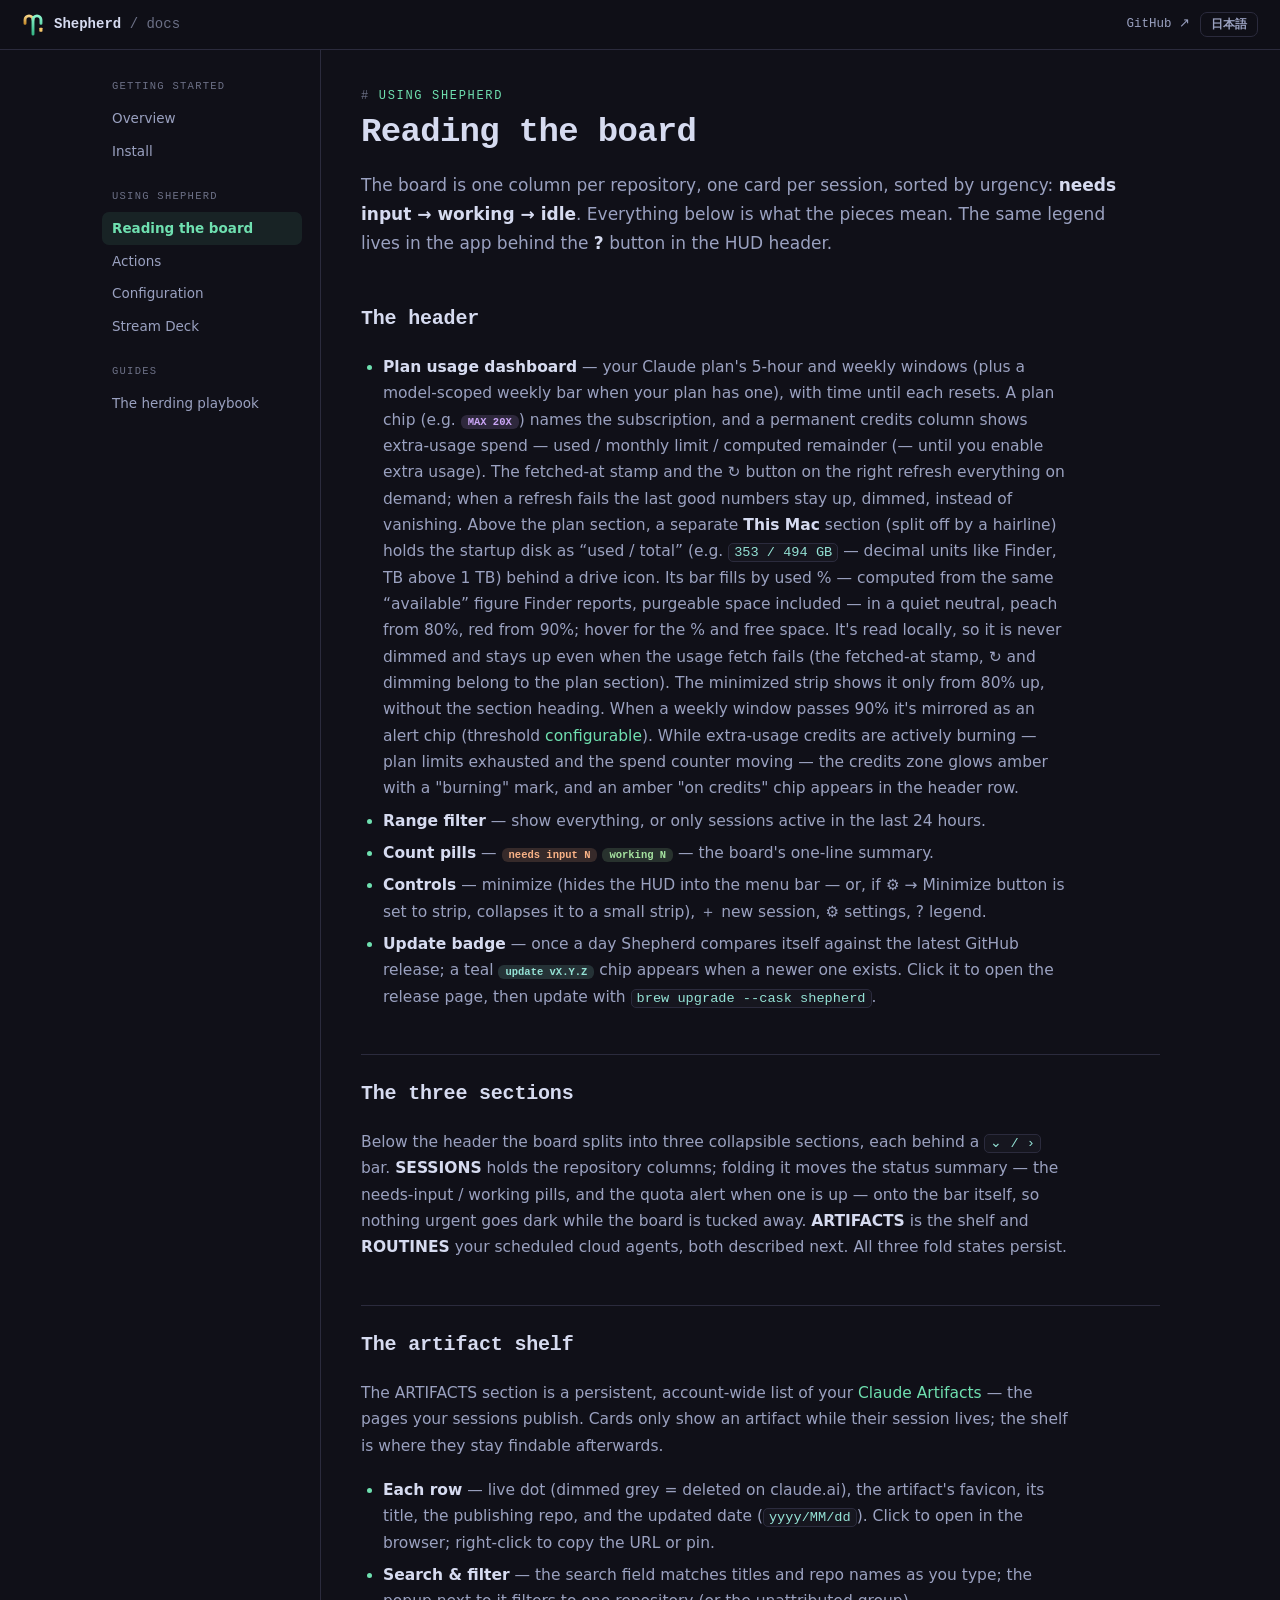
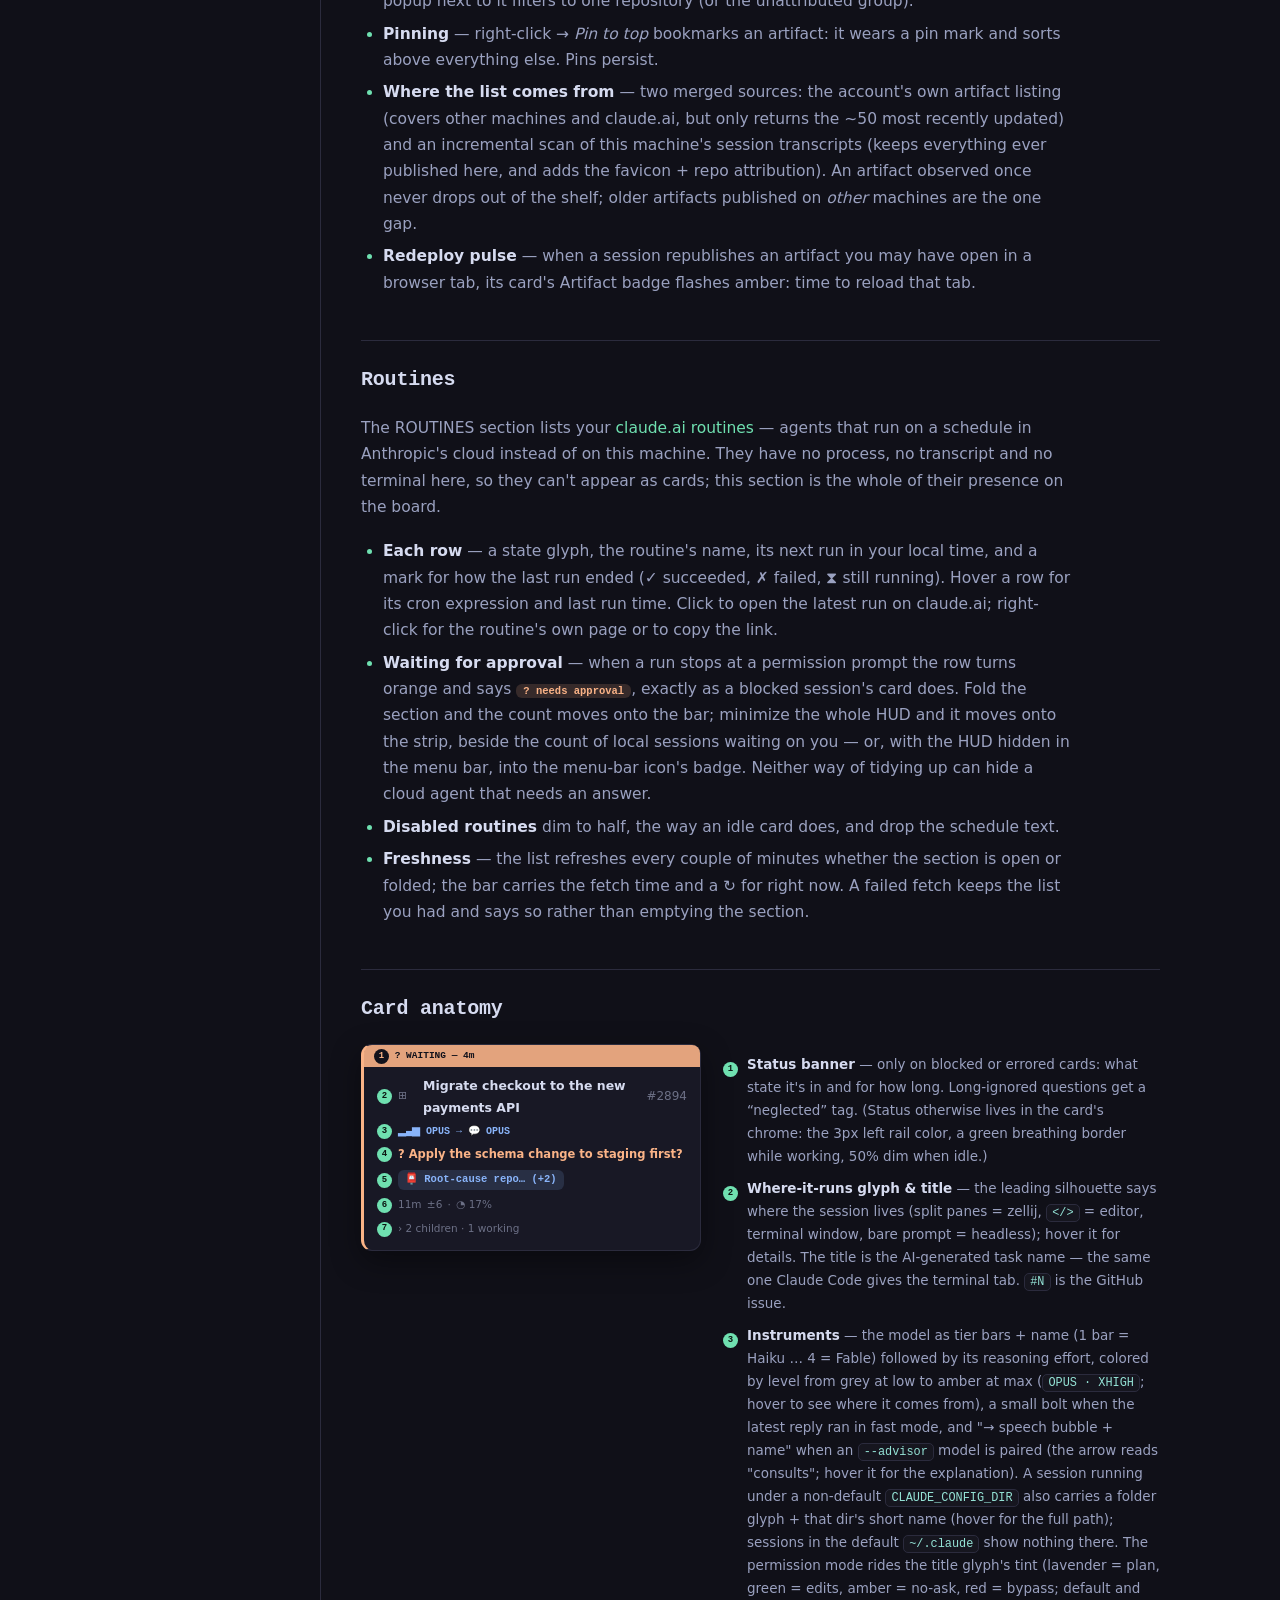
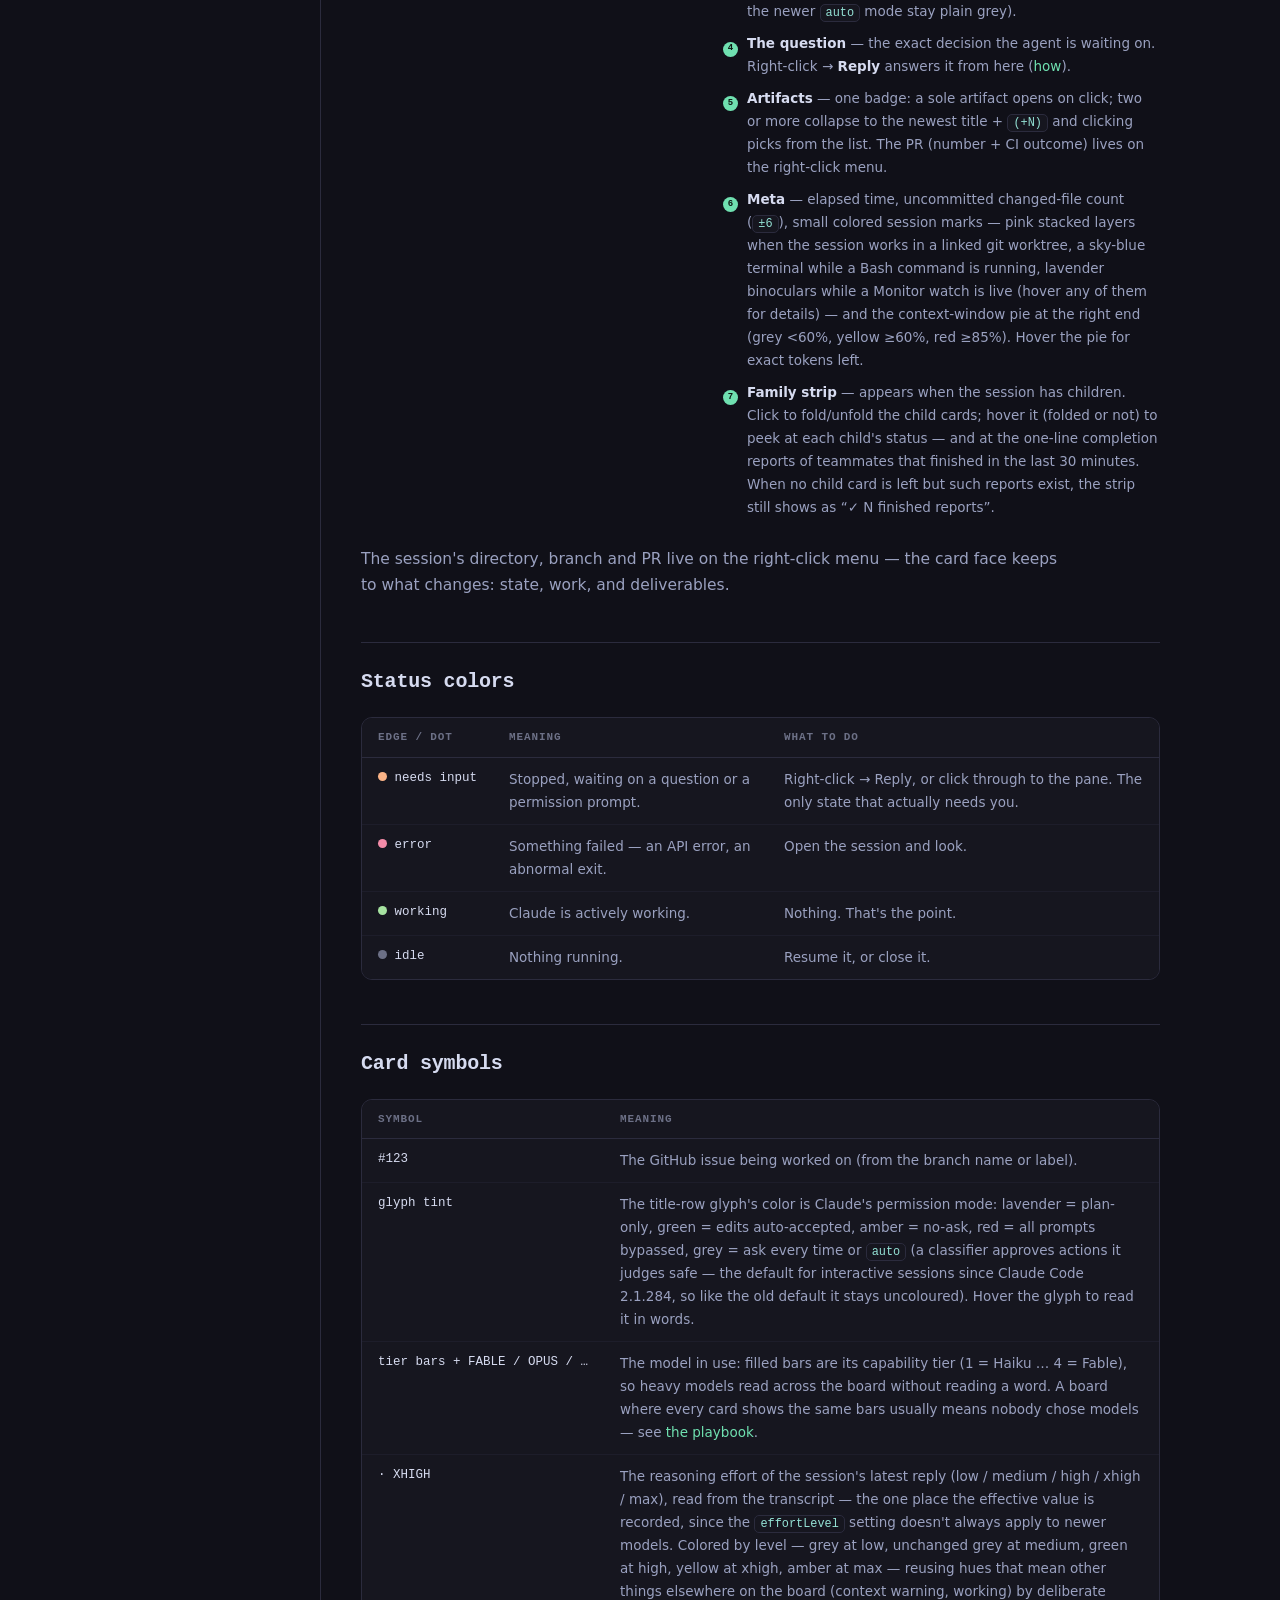
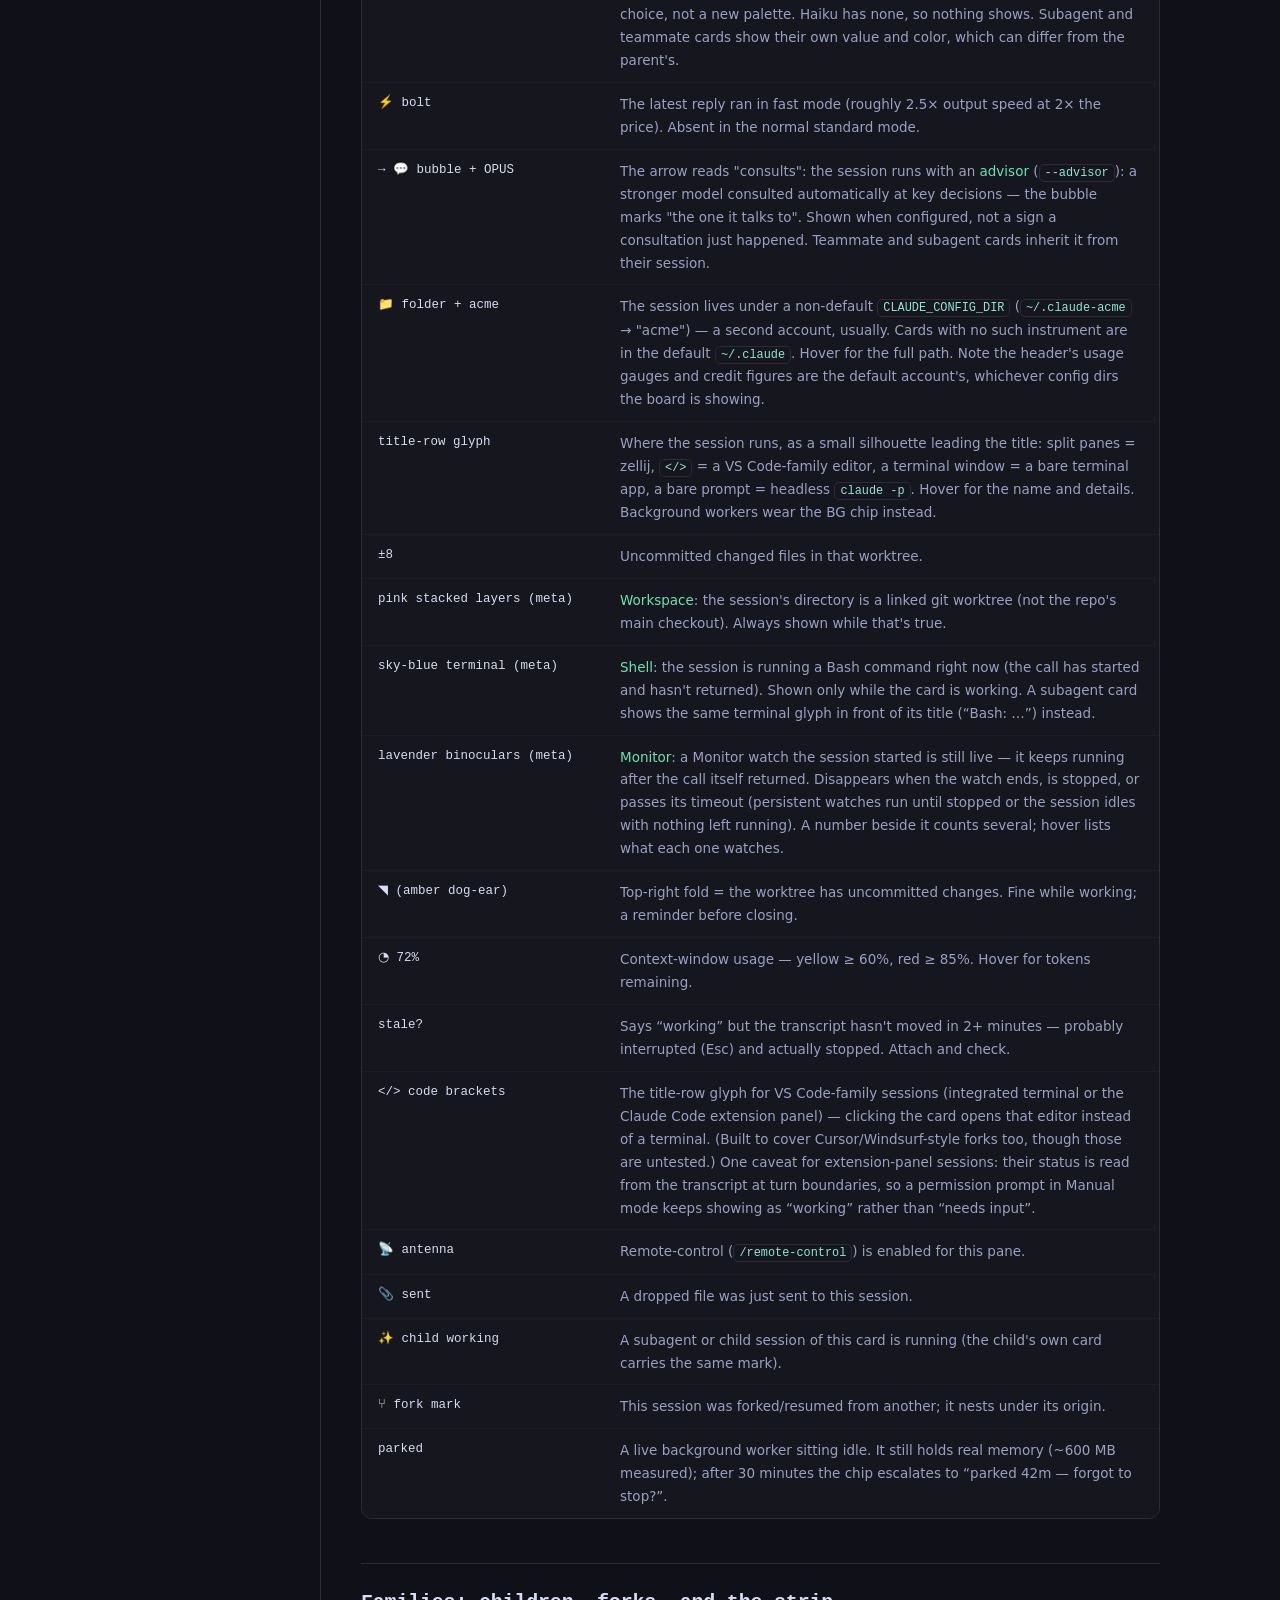
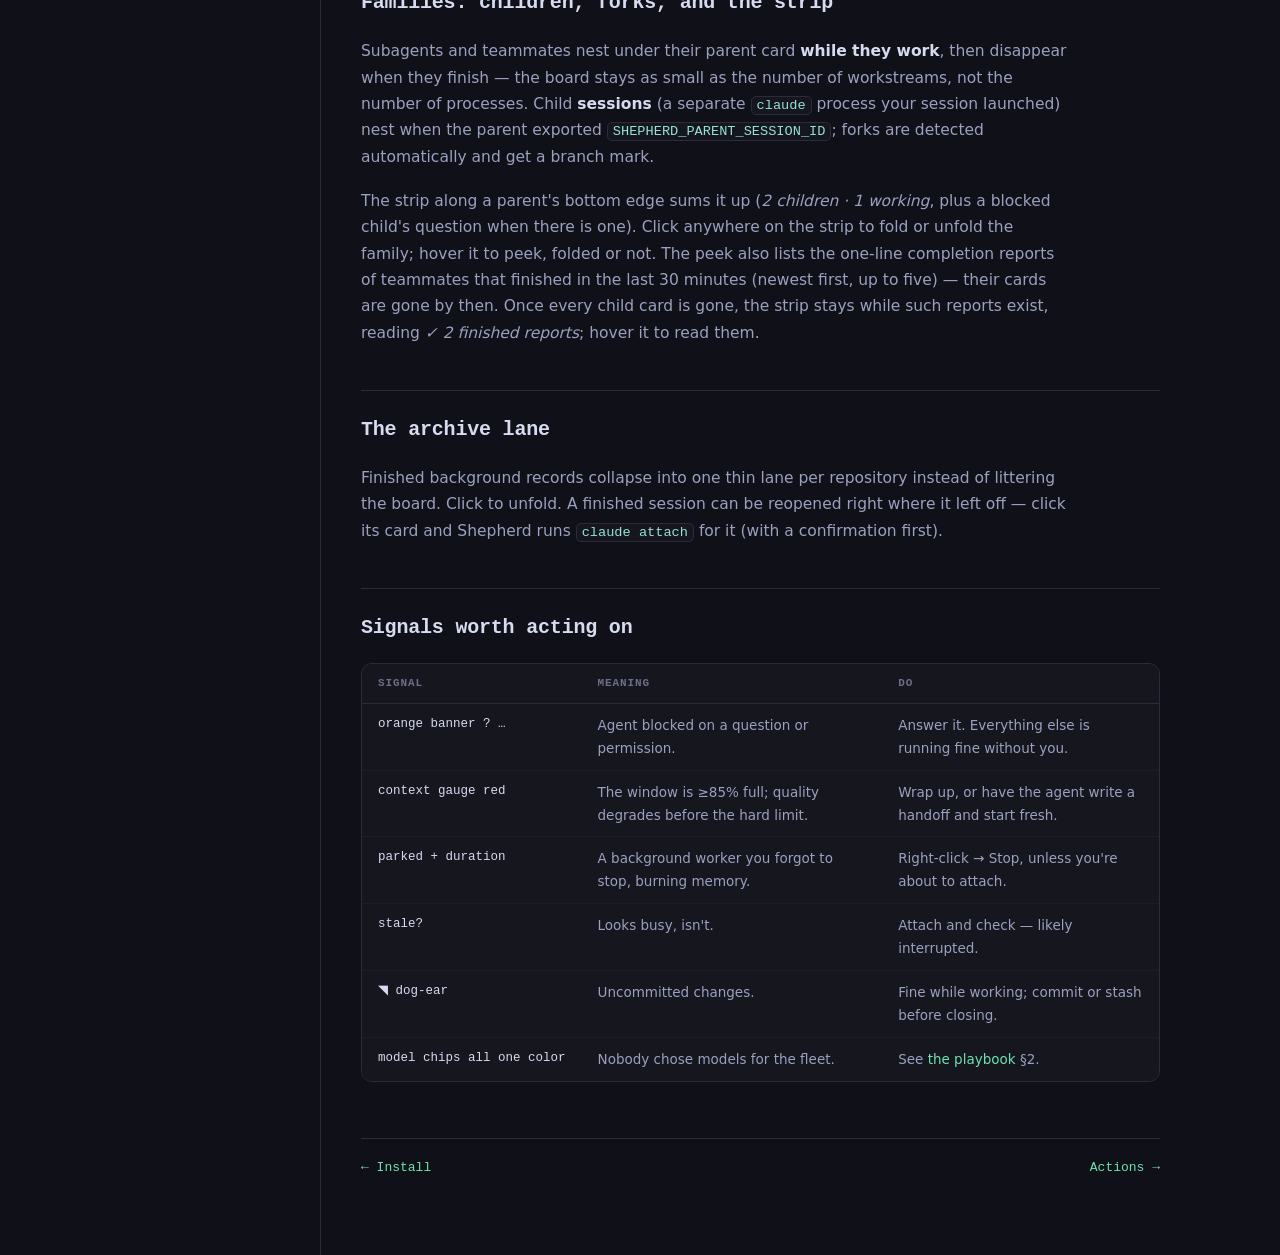
<file: docs/board.html>
<!doctype html>
<html lang="en">
<head>
<meta charset="utf-8">
<meta name="viewport" content="width=device-width, initial-scale=1">
<title>Reading the board — Shepherd docs</title>
<meta name="description" content="What every part of a Shepherd card means: status colors, chips, gauges, badges, family strips, and the signals worth acting on.">
<link rel="icon" href="data:image/svg+xml,%3Csvg xmlns='http://www.w3.org/2000/svg' viewBox='96 101 320 320'%3E%3Cdefs%3E%3ClinearGradient id='g' x1='0' y1='0' x2='0' y2='1'%3E%3Cstop offset='0' stop-color='%238bf5cd'/%3E%3Cstop offset='1' stop-color='%2335b585'/%3E%3C/linearGradient%3E%3ClinearGradient id='h' x1='0' y1='0' x2='0' y2='1'%3E%3Cstop offset='0' stop-color='%23f6d488'/%3E%3Cstop offset='1' stop-color='%23c98f2e'/%3E%3C/linearGradient%3E%3C/defs%3E%3Cg transform='translate(0,-14)'%3E%3Cpath d='M 140 252 V 200 A 58 58 0 0 1 256 200' fill='none' stroke='url(%23h)' stroke-width='42' stroke-linecap='round'/%3E%3Cpath d='M 256 408 V 200 A 58 58 0 0 1 372 200 V 252' fill='none' stroke='url(%23g)' stroke-width='42' stroke-linecap='round'/%3E%3Crect x='348' y='314' width='46' height='60' rx='10' fill='%23f5c66b'/%3E%3C/g%3E%3C/svg%3E">
<link rel="stylesheet" href="assets/docs.css">
<script>
(function () {
  var q = new URLSearchParams(location.search).get("lang");
  var saved = null; try { saved = localStorage.getItem("shepherdLang"); } catch (e) {}
  var lang = (q === "ja" || q === "en") ? q
           : (saved === "ja" || saved === "en") ? saved
           : ((navigator.language || "").toLowerCase().indexOf("ja") === 0 ? "ja" : "en");
  document.documentElement.lang = lang;
  addEventListener("DOMContentLoaded", function () {
    var b = document.getElementById("lang-toggle");
    if (!b) return;
    var paint = function () { b.textContent = document.documentElement.lang === "ja" ? "English" : "日本語"; };
    paint();
    b.addEventListener("click", function () {
      var l = document.documentElement.lang === "ja" ? "en" : "ja";
      document.documentElement.lang = l;
      try { localStorage.setItem("shepherdLang", l); } catch (e) {}
      paint();
    });
  });
})();
</script>
</head>
<body>

<svg width="0" height="0" style="position:absolute" aria-hidden="true">
  <defs>
    <linearGradient id="g-st" x1="0" y1="0" x2="0" y2="1">
      <stop offset="0" stop-color="#8bf5cd"/><stop offset="1" stop-color="#35b585"/>
    </linearGradient>
    <linearGradient id="g-horn" x1="0" y1="0" x2="0" y2="1">
      <stop offset="0" stop-color="#f6d488"/><stop offset="1" stop-color="#c98f2e"/>
    </linearGradient>
    <symbol id="mark" viewBox="96 101 320 320">
      <g transform="translate(0,-14)">
        <path d="M 140 252 V 200 A 58 58 0 0 1 256 200" fill="none" stroke="url(#g-horn)" stroke-width="42" stroke-linecap="round"/>
        <path d="M 256 408 V 200 A 58 58 0 0 1 372 200 V 252" fill="none" stroke="url(#g-st)" stroke-width="42" stroke-linecap="round"/>
        <rect x="348" y="314" width="46" height="60" rx="10" fill="#f5c66b"/>
      </g>
    </symbol>
  </defs>
</svg>

<div class="topbar">
  <svg class="mark" aria-hidden="true"><use href="#mark"/></svg>
  <span class="name">Shepherd <span>/ docs</span></span>
  <a class="gh" href="https://github.com/sadayuki-matsuno/shepherd">GitHub ↗</a>
  <button class="langtoggle" id="lang-toggle" type="button">日本語</button>
</div>

<div class="layout">
  <nav class="sidebar">
    <div class="group"><span lang="en">Getting started</span><span lang="ja">はじめに</span></div>
    <a href="index.html"><span lang="en">Overview</span><span lang="ja">概要</span></a>
    <a href="install.html"><span lang="en">Install</span><span lang="ja">インストール</span></a>
    <div class="group"><span lang="en">Using Shepherd</span><span lang="ja">使い方</span></div>
    <a href="board.html" class="active"><span lang="en">Reading the board</span><span lang="ja">盤面の読み方</span></a>
    <a href="actions.html"><span lang="en">Actions</span><span lang="ja">操作</span></a>
    <a href="configuration.html"><span lang="en">Configuration</span><span lang="ja">設定</span></a>
    <a href="stream-deck.html">Stream Deck</a>
    <div class="group"><span lang="en">Guides</span><span lang="ja">ガイド</span></div>
    <a href="playbook.html"><span lang="en">The herding playbook</span><span lang="ja">群れの導き方</span></a>
  </nav>

  <main>
    <div class="eyebrow">using shepherd</div>
    <h1 lang="en">Reading the board</h1>
    <h1 lang="ja">盤面の読み方</h1>
    <p class="lede" lang="en">
      The board is one column per repository, one card per session, sorted by urgency:
      <strong>needs input → working → idle</strong>. Everything below is what the pieces mean.
      The same legend lives in the app behind the <strong>?</strong> button in the HUD header.
    </p>
    <p class="lede" lang="ja">
      盤面はリポジトリごとに1列、セッションごとに1カードで、緊急度順
      （<strong>応答待ち → 作業中 → 待機</strong>）に並びます。以下はそれぞれのパーツの意味です。
      同じ凡例は HUD ヘッダーの <strong>?</strong> ボタンからアプリ内でも確認できます。
    </p>

    <h2 lang="en">The header</h2>
    <h2 lang="ja">ヘッダー</h2>
    <ul lang="en">
      <li><strong>Plan usage dashboard</strong> — your Claude plan's 5-hour and weekly windows (plus a model-scoped weekly bar when your plan has one), with time until each resets. A plan chip (e.g. <span class="chip-demo" style="background:rgba(203,166,247,.16);color:var(--mauve)">MAX 20X</span>) names the subscription, and a permanent credits column shows extra-usage spend — used / monthly limit / computed remainder (— until you enable extra usage). The fetched-at stamp and the ↻ button on the right refresh everything on demand; when a refresh fails the last good numbers stay up, dimmed, instead of vanishing. Above the plan section, a separate <strong>This Mac</strong> section (split off by a hairline) holds the startup disk as “used / total” (e.g. <code>353 / 494 GB</code> — decimal units like Finder, TB above 1 TB) behind a drive icon. Its bar fills by used % — computed from the same “available” figure Finder reports, purgeable space included — in a quiet neutral, peach from 80%, red from 90%; hover for the % and free space. It's read locally, so it is never dimmed and stays up even when the usage fetch fails (the fetched-at stamp, ↻ and dimming belong to the plan section). The minimized strip shows it only from 80% up, without the section heading. When a weekly window passes 90% it's mirrored as an alert chip (threshold <a href="configuration.html">configurable</a>). While extra-usage credits are actively burning — plan limits exhausted and the spend counter moving — the credits zone glows amber with a "burning" mark, and an amber "on credits" chip appears in the header row.</li>
      <li><strong>Range filter</strong> — show everything, or only sessions active in the last 24 hours.</li>
      <li><strong>Count pills</strong> — <span class="chip-demo" style="background:rgba(250,179,135,.16);color:var(--peach)">needs input N</span> <span class="chip-demo" style="background:rgba(166,227,161,.16);color:var(--green)">working N</span> — the board's one-line summary.</li>
      <li><strong>Controls</strong> — minimize (hides the HUD into the menu bar — or, if ⚙ → Minimize button is set to strip, collapses it to a small strip), ＋ new session, ⚙ settings, ? legend.</li>
      <li><strong>Update badge</strong> — once a day Shepherd compares itself against the latest GitHub release; a teal <span class="chip-demo" style="background:rgba(148,226,213,.16);color:var(--teal)">update vX.Y.Z</span> chip appears when a newer one exists. Click it to open the release page, then update with <code>brew upgrade --cask shepherd</code>.</li>
    </ul>
    <ul lang="ja">
      <li><strong>プラン使用量ダッシュボード</strong> — Claude プランの5時間枠と週間枠（プランにモデル別の週間バーがある場合はそれも）を、それぞれのリセットまでの時間とともに表示します。プランチップ（例: <span class="chip-demo" style="background:rgba(203,166,247,.16);color:var(--mauve)">MAX 20X</span>）が契約プランを示し、右のクレジット欄には追加使用量の 使用額 / 月間上限 / 残り が常設表示されます（追加使用量が無効の間は —）。右端の取得時刻と ↻ ボタンで任意のタイミングで全体を再取得でき、取得に失敗しても直前の値が薄くなって残ります（消えません）。プラン区画の上には細い区切り線で分けた別区画<strong>「この Mac」</strong>があり、ドライブのアイコン付きで起動ディスクを「使用量 / 総量」で表示します（例: <code>353 / 494 GB</code>。Finder と同じ10進単位で、1 TB を超えると TB 表記）。バーは使用率で塗られ（Finder が表示する「空き」＝パージ可能領域を含む値で計算）、平常時は控えめな中立色・80%から peach・90%から赤。ホバーで使用率と空き容量が出ます。ローカルで読むので減光されず、使用量の取得が失敗しても表示されます（取得時刻・↻・減光はプラン区画だけのもの）。最小化ストリップには80%以上のときだけ、区画見出しなしで出ます。週間枠が90%を超えるとアラートチップにも反映されます（閾値は<a href="configuration.html">設定可能</a>）。プラン上限を使い切って追加クレジットが実際に消費されている間は、クレジット欄が琥珀色に明滅して「消費中」マークが付き、ヘッダー行にも琥珀の「クレジット消費中」チップが出ます。</li>
      <li><strong>表示範囲フィルタ</strong> — すべて表示するか、直近24時間にアクティブだったセッションのみ表示するかを切り替えます。</li>
      <li><strong>件数ピル</strong> — <span class="chip-demo" style="background:rgba(250,179,135,.16);color:var(--peach)">応答待ち N</span> <span class="chip-demo" style="background:rgba(166,227,161,.16);color:var(--green)">作業中 N</span> — 盤面の状態を1行で要約します。</li>
      <li><strong>コントロール</strong> — 最小化（HUD がメニューバーに隠れます。⚙ → 最小化ボタンの動作 をストリップにすると小さなストリップに折りたたまれます）、＋ 新規セッション、⚙ 設定、? 凡例。</li>
      <li><strong>更新バッジ</strong> — 1日1回、最新の GitHub Release と自分のバージョンを比較し、新しいものがあると teal の <span class="chip-demo" style="background:rgba(148,226,213,.16);color:var(--teal)">更新 vX.Y.Z</span> チップが表示されます。クリックでリリースページが開くので、<code>brew upgrade --cask shepherd</code> で更新してください。</li>
    </ul>

    <h2 lang="en">The three sections</h2>
    <h2 lang="ja">3つのセクション</h2>
    <p lang="en">
      Below the header the board splits into three collapsible sections, each behind a
      <code>⌄ / ›</code> bar. <strong>SESSIONS</strong> holds the repository columns; folding it
      moves the status summary — the needs-input / working pills, and the quota alert when one is
      up — onto the bar itself, so nothing urgent goes dark while the board is tucked away.
      <strong>ARTIFACTS</strong> is the shelf and <strong>ROUTINES</strong> your scheduled cloud
      agents, both described next. All three fold states persist.
    </p>
    <p lang="ja">
      ヘッダーの下で盤面は <code>⌄ / ›</code> バー付きの3つの折りたたみセクションに分かれます。
      <strong>セッション</strong>はリポジトリ列の本体で、畳むと状態サマリ —
      応答待ち / 作業中のピルと、出ている場合はクォータ警告 — がバー上に移るので、
      畳んでいる間も緊急な情報は消えません。<strong>ARTIFACTS</strong> は次で説明するシェルフ、
      <strong>ROUTINES</strong> はスケジュール実行されるクラウドエージェントの一覧です。
      3つとも開閉状態が保存されます。
    </p>

    <h2 id="shelf" lang="en">The artifact shelf</h2>
    <h2 lang="ja">Artifact シェルフ</h2>
    <p lang="en">
      The ARTIFACTS section is a persistent, account-wide list of your
      <a href="https://claude.com/blog/artifacts-in-claude-code">Claude Artifacts</a> — the pages
      your sessions publish. Cards only show an artifact while their session lives; the shelf is
      where they stay findable afterwards.
    </p>
    <p lang="ja">
      ARTIFACTS セクションは、あなたのアカウントの
      <a href="https://claude.com/blog/artifacts-in-claude-code">Claude Artifact</a>
      （セッションが公開するページ）の永続的な一覧です。カード上の Artifact バッジはセッションが
      生きている間だけですが、シェルフはその後もずっと辿れる置き場になります。
    </p>
    <ul lang="en">
      <li><strong>Each row</strong> — live dot (dimmed grey = deleted on claude.ai), the artifact's favicon, its title, the publishing repo, and the updated date (<code>yyyy/MM/dd</code>). Click to open in the browser; right-click to copy the URL or pin.</li>
      <li><strong>Search &amp; filter</strong> — the search field matches titles and repo names as you type; the popup next to it filters to one repository (or the unattributed group).</li>
      <li><strong>Pinning</strong> — right-click → <em>Pin to top</em> bookmarks an artifact: it wears a pin mark and sorts above everything else. Pins persist.</li>
      <li><strong>Where the list comes from</strong> — two merged sources: the account's own artifact listing (covers other machines and claude.ai, but only returns the ~50 most recently updated) and an incremental scan of this machine's session transcripts (keeps everything ever published here, and adds the favicon + repo attribution). An artifact observed once never drops out of the shelf; older artifacts published on <em>other</em> machines are the one gap.</li>
      <li><strong>Redeploy pulse</strong> — when a session republishes an artifact you may have open in a browser tab, its card's Artifact badge flashes amber: time to reload that tab.</li>
    </ul>
    <ul lang="ja">
      <li><strong>各行</strong> — 生存ドット（灰色の減光 = claude.ai 上で削除済み）、Artifact の favicon、タイトル、公開元リポジトリ、更新日（<code>yyyy/MM/dd</code>）。クリックでブラウザで開き、右クリックで URL コピーやピン留めができます。</li>
      <li><strong>検索とフィルター</strong> — 検索フィールドは入力しながらタイトルとリポジトリ名に一致し、隣のポップアップで1つのリポジトリ（または帰属不明グループ）に絞り込めます。</li>
      <li><strong>ピン留め</strong> — 右クリック → <em>上位に固定</em>でブックマークになります: ピンマークが付き、常に最上位に並びます。ピンは保存されます。</li>
      <li><strong>一覧の出どころ</strong> — 2つの源のマージです: アカウント自身の Artifact 一覧（他のマシンや claude.ai 分もカバーしますが、返るのは直近更新の約50件だけ）と、このマシンのセッション transcript の増分走査（ここで公開したものを全部保持し、favicon とリポジトリ帰属を補います）。一度シェルフに載った Artifact が消えることはありません。唯一の穴は<em>他の</em>マシンで公開された古い Artifact です。</li>
      <li><strong>リデプロイパルス</strong> — ブラウザで開きっぱなしかもしれない Artifact をセッションが再公開すると、そのカードの Artifact バッジが琥珀色に点滅します: タブをリロードする合図です。</li>
    </ul>

    <h2 id="routines" lang="en">Routines</h2>
    <h2 lang="ja">ROUTINES（ルーチン）</h2>
    <p lang="en">
      The ROUTINES section lists your <a href="https://claude.ai/code/routines">claude.ai
      routines</a> — agents that run on a schedule in Anthropic's cloud instead of on this machine.
      They have no process, no transcript and no terminal here, so they can't appear as cards; this
      section is the whole of their presence on the board.
    </p>
    <p lang="ja">
      ROUTINES セクションは <a href="https://claude.ai/code/routines">claude.ai の routine</a> —
      このマシンではなく Anthropic のクラウドでスケジュール実行されるエージェント — の一覧です。
      ローカルにはプロセスも transcript も端末も無いのでカードにはなりません。
      盤面上での存在はこのセクションが全てです。
    </p>
    <ul lang="en">
      <li><strong>Each row</strong> — a state glyph, the routine's name, its next run in your local time, and a mark for how the last run ended (✓ succeeded, ✗ failed, ⧗ still running). Hover a row for its cron expression and last run time. Click to open the latest run on claude.ai; right-click for the routine's own page or to copy the link.</li>
      <li><strong>Waiting for approval</strong> — when a run stops at a permission prompt the row turns orange and says <span class="chip-demo" style="background:rgba(250,179,135,.16);color:var(--peach)">? needs approval</span>, exactly as a blocked session's card does. Fold the section and the count moves onto the bar; minimize the whole HUD and it moves onto the strip, beside the count of local sessions waiting on you — or, with the HUD hidden in the menu bar, into the menu-bar icon's badge. Neither way of tidying up can hide a cloud agent that needs an answer.</li>
      <li><strong>Disabled routines</strong> dim to half, the way an idle card does, and drop the schedule text.</li>
      <li><strong>Freshness</strong> — the list refreshes every couple of minutes whether the section is open or folded; the bar carries the fetch time and a ↻ for right now. A failed fetch keeps the list you had and says so rather than emptying the section.</li>
    </ul>
    <ul lang="ja">
      <li><strong>各行</strong> — 状態グリフ、routine 名、次回実行（ローカルタイム）、直近の実行結果マーク（✓ 成功 / ✗ 失敗 / ⧗ 実行中）。行にホバーすると cron 式と前回実行時刻が出ます。クリックで最新の実行を claude.ai で開き、右クリックで routine 自身のページを開いたり URL をコピーできます。</li>
      <li><strong>承認待ち</strong> — 実行が権限プロンプトで止まると、行が桃色になり <span class="chip-demo" style="background:rgba(250,179,135,.16);color:var(--peach)">? 承認待ち</span> と表示されます（応答待ちセッションのカードと同じ扱いです）。セクションを畳むと件数はバー上に、HUD 全体を最小化するとストリップ上（ローカルの応答待ち件数の隣）に、メニューバーに隠したときはメニューバーアイコンのバッジに移ります。どちらの畳み方をしても、回答を待っているクラウドエージェントが隠れることはありません。</li>
      <li><strong>無効な routine</strong> は待機カードと同じく50%に減光し、次回実行の表示は消えます。</li>
      <li><strong>鮮度</strong> — 一覧は開いていても畳んでいても数分おきに更新され、バーに取得時刻と ↻（即時再取得）が出ます。取得に失敗してもセクションは空にならず、直前の一覧を保ったまま失敗を表示します。</li>
    </ul>

    <h2 lang="en">Card anatomy</h2>
    <h2 lang="ja">カードの解剖図</h2>
    <div class="anatomy" lang="en">
      <div class="mockcard">
        <div class="banner"><span class="num" style="background:#11111b;color:var(--peach)">1</span> ? WAITING — 4m</div>
        <div class="ln"><span class="num">2</span><span style="color:var(--faint);font-size:11px">⊞</span>&nbsp;<strong style="font-size:12.5px">Migrate checkout to the new payments API</strong>&nbsp;<span style="color:var(--faint)">#2894</span></div>
        <div class="ln"><span class="num">3</span><span style="color:var(--blue);font:700 10px ui-monospace,monospace">▂▄▆ OPUS → 💬 OPUS</span></div>
        <div class="ln"><span class="num">4</span><span style="color:var(--peach);font-weight:650;font-size:11.5px">? Apply the schema change to staging first?</span></div>
        <div class="ln"><span class="num">5</span><span class="chip-demo" style="background:rgba(137,180,250,.14);color:var(--blue)">📮 Root-cause repo… (+2)</span></div>
        <div class="ln"><span class="num">6</span><span style="color:var(--faint);font-size:10.5px">11m&ensp;±6&ensp;·&ensp;◔ 17%</span></div>
        <div class="ln"><span class="num">7</span><span style="color:var(--faint);font-size:10.5px">› 2 children · 1 working</span></div>
      </div>
      <ul class="legend">
        <li><span class="num">1</span><span><strong>Status banner</strong> — only on blocked or errored cards: what state it's in and for how long. Long-ignored questions get a “neglected” tag. (Status otherwise lives in the card's chrome: the 3px left rail color, a green breathing border while working, 50% dim when idle.)</span></li>
        <li><span class="num">2</span><span><strong>Where-it-runs glyph &amp; title</strong> — the leading silhouette says where the session lives (split panes = zellij, <code>&lt;/&gt;</code> = editor, terminal window, bare prompt = headless); hover it for details. The title is the AI-generated task name — the same one Claude Code gives the terminal tab. <code>#N</code> is the GitHub issue.</span></li>
        <li><span class="num">3</span><span><strong>Instruments</strong> — the model as tier bars + name (1 bar = Haiku … 4 = Fable) followed by its reasoning effort, colored by level from grey at low to amber at max (<code>OPUS · XHIGH</code>; hover to see where it comes from), a small bolt when the latest reply ran in fast mode, and "→ speech bubble + name" when an <code>--advisor</code> model is paired (the arrow reads "consults"; hover it for the explanation). A session running under a non-default <code>CLAUDE_CONFIG_DIR</code> also carries a folder glyph + that dir's short name (hover for the full path); sessions in the default <code>~/.claude</code> show nothing there. The permission mode rides the title glyph's tint (lavender = plan, green = edits, amber = no-ask, red = bypass; default and the newer <code>auto</code> mode stay plain grey).</span></li>
        <li><span class="num">4</span><span><strong>The question</strong> — the exact decision the agent is waiting on. Right-click → <strong>Reply</strong> answers it from here (<a href="actions.html#reply">how</a>).</span></li>
        <li><span class="num">5</span><span><strong>Artifacts</strong> — one badge: a sole artifact opens on click; two or more collapse to the newest title + <code>(+N)</code> and clicking picks from the list. The PR (number + CI outcome) lives on the right-click menu.</span></li>
        <li><span class="num">6</span><span><strong>Meta</strong> — elapsed time, uncommitted changed-file count (<code>±6</code>), small colored session marks — pink stacked layers when the session works in a linked git worktree, a sky-blue terminal while a Bash command is running, lavender binoculars while a Monitor watch is live (hover any of them for details) — and the context-window pie at the right end (grey &lt;60%, yellow ≥60%, red ≥85%). Hover the pie for exact tokens left.</span></li>
        <li><span class="num">7</span><span><strong>Family strip</strong> — appears when the session has children. Click to fold/unfold the child cards; hover it (folded or not) to peek at each child's status — and at the one-line completion reports of teammates that finished in the last 30 minutes. When no child card is left but such reports exist, the strip still shows as “✓ N finished reports”.</span></li>
      </ul>
    </div>
    <div class="anatomy" lang="ja">
      <div class="mockcard">
        <div class="banner"><span class="num" style="background:#11111b;color:var(--peach)">1</span> ? 応答待ち — 4分</div>
        <div class="ln"><span class="num">2</span><span style="color:var(--faint);font-size:11px">⊞</span>&nbsp;<strong style="font-size:12.5px">決済APIの移行: checkout を新エンドポイントへ</strong>&nbsp;<span style="color:var(--faint)">#2894</span></div>
        <div class="ln"><span class="num">3</span><span style="color:var(--blue);font:700 10px ui-monospace,monospace">▂▄▆ OPUS → 💬 OPUS</span></div>
        <div class="ln"><span class="num">4</span><span style="color:var(--peach);font-weight:650;font-size:11.5px">? スキーマ変更を先に staging へ適用しますか？</span></div>
        <div class="ln"><span class="num">5</span><span class="chip-demo" style="background:rgba(137,180,250,.14);color:var(--blue)">📮 原因調査レポート（他+2）</span></div>
        <div class="ln"><span class="num">6</span><span style="color:var(--faint);font-size:10.5px">11分&ensp;±6&ensp;·&ensp;◔ 17%</span></div>
        <div class="ln"><span class="num">7</span><span style="color:var(--faint);font-size:10.5px">› 子 2 件・稼働中 1</span></div>
      </div>
      <ul class="legend">
        <li><span class="num">1</span><span><strong>ステータスバナー</strong> — 応答待ち・エラーのカードにだけ表示され、状態と継続時間を示します。長く放置された質問には「放置」タグが付きます。（それ以外の状態はカードの装飾が担います: 左端3pxレールの色、作業中の緑の明滅ボーダー、待機中の50%減光。）</span></li>
        <li><span class="num">2</span><span><strong>実行環境グリフ & タイトル</strong> — 先頭のシルエットがセッションの居場所です（分割ペイン=zellij、<code>&lt;/&gt;</code>=エディタ、窓付き端末、素のプロンプト=headless）。ホバーで詳細が出ます。タイトルは AI 生成のタスク名（Claude Code がターミナルタブに付けるものと同じ）。<code>#N</code> は GitHub issue 番号です。</span></li>
        <li><span class="num">3</span><span><strong>計器</strong> — モデルは段数バー＋名前（1段=Haiku〜4段=Fable）に続けて推論 effort を段階ごとの色で（low=灰〜max=琥珀。<code>OPUS · XHIGH</code>。ホバーで値の出どころを表示）、最新の応答が fast mode なら小さな稲妻、<code>--advisor</code> 付きなら「→ 吹き出し＋名前」（矢印=相談する先。ホバーで説明が出ます）。既定以外の <code>CLAUDE_CONFIG_DIR</code> で動いているセッションには、フォルダのグリフ＋その dir の短い名前も付きます（ホバーでフルパス）。既定の <code>~/.claude</code> のセッションには何も付きません。権限モードはタイトル先頭グリフの色が担います（lavender=plan、緑=edits、amber=no-ask、赤=bypass。default と新しい <code>auto</code> モードは無地の灰）。</span></li>
        <li><span class="num">4</span><span><strong>質問</strong> — エージェントが待っている決定事項そのものです。右クリック → <strong>回答する</strong>でここから直接答えられます（<a href="actions.html#reply">方法</a>）。</span></li>
        <li><span class="num">5</span><span><strong>Artifact</strong> — バッジは常に1枚: 1件ならクリックで開き、2件以上は「最新タイトル（他+N）」になってクリックで一覧から選択します。PR（番号+CI結果）は右クリックメニューにあります。</span></li>
        <li><span class="num">6</span><span><strong>メタ情報</strong> — 経過時間、未コミットの変更ファイル数（<code>±6</code>）、小さな色付きのセッションマーク（git worktree 内で作業中ならピンクの積み重ねたレイヤー、Bash コマンド実行中は水色の端末、Monitor の監視が生きている間はラベンダーの双眼鏡。どれもホバーで説明）、右端にコンテキストの円グラフ（60%未満グレー・60%で黄・85%で赤）。円をホバーすると残りトークン数が出ます。</span></li>
        <li><span class="num">7</span><span><strong>ファミリーストリップ</strong> — セッションに子がある場合に表示されます。クリックで子カードを畳む/展開でき、ホバーすると（畳んでいても展開していても）各子の状態と、直近30分以内に終了した teammate の一行の完了報告を覗き見できます。子カードが残っていなくても、そうした報告があればストリップは「✓ 完了報告 N 件」として出ます。</span></li>
      </ul>
    </div>
    <p lang="en">
      The session's directory, branch and PR live on the right-click menu — the card face keeps
      to what changes: state, work, and deliverables.
    </p>
    <p lang="ja">
      ディレクトリ・ブランチ・PR は右クリックメニュー側にあります — カード面は「変化するもの」
      （状態・作業・成果物）に絞っています。
    </p>

    <h2 lang="en">Status colors</h2>
    <h2 lang="ja">ステータスの色</h2>
    <div class="tbl-scroll" lang="en">
      <table>
        <tr><th>edge / dot</th><th>meaning</th><th>what to do</th></tr>
        <tr><td><span class="dot-demo" style="background:var(--peach)"></span> needs input</td><td>Stopped, waiting on a question or a permission prompt.</td><td>Right-click → Reply, or click through to the pane. The only state that actually needs you.</td></tr>
        <tr><td><span class="dot-demo" style="background:var(--red)"></span> error</td><td>Something failed — an API error, an abnormal exit.</td><td>Open the session and look.</td></tr>
        <tr><td><span class="dot-demo" style="background:var(--green)"></span> working</td><td>Claude is actively working.</td><td>Nothing. That's the point.</td></tr>
        <tr><td><span class="dot-demo" style="background:var(--faint)"></span> idle</td><td>Nothing running.</td><td>Resume it, or close it.</td></tr>
      </table>
    </div>
    <div class="tbl-scroll" lang="ja">
      <table>
        <tr><th>色 / ドット</th><th>意味</th><th>対応</th></tr>
        <tr><td><span class="dot-demo" style="background:var(--peach)"></span> 応答待ち</td><td>停止中で、質問や権限プロンプトへの応答を待っています。</td><td>右クリック → 回答する、またはクリックしてペインを開きます。実際にあなたの対応が必要な唯一の状態です。</td></tr>
        <tr><td><span class="dot-demo" style="background:var(--red)"></span> エラー</td><td>何かが失敗しました — API エラーや異常終了。</td><td>セッションを開いて確認してください。</td></tr>
        <tr><td><span class="dot-demo" style="background:var(--green)"></span> 作業中</td><td>Claude が実際に作業しています。</td><td>何もしなくて大丈夫です。それが目的です。</td></tr>
        <tr><td><span class="dot-demo" style="background:var(--faint)"></span> 待機</td><td>何も実行されていません。</td><td>再開するか、閉じてください。</td></tr>
      </table>
    </div>

    <h2 lang="en">Card symbols</h2>
    <h2 lang="ja">カードの記号</h2>
    <div class="tbl-scroll" lang="en">
      <table>
        <tr><th>symbol</th><th>meaning</th></tr>
        <tr><td>#123</td><td>The GitHub issue being worked on (from the branch name or label).</td></tr>
        <tr><td>glyph tint</td><td>The title-row glyph's color is Claude's permission mode: lavender = plan-only, green = edits auto-accepted, amber = no-ask, red = all prompts bypassed, grey = ask every time or <code>auto</code> (a classifier approves actions it judges safe — the default for interactive sessions since Claude Code 2.1.284, so like the old default it stays uncoloured). Hover the glyph to read it in words.</td></tr>
        <tr><td>tier bars + FABLE / OPUS / …</td><td>The model in use: filled bars are its capability tier (1 = Haiku … 4 = Fable), so heavy models read across the board without reading a word. A board where every card shows the same bars usually means nobody chose models — see <a href="playbook.html">the playbook</a>.</td></tr>
        <tr><td>· XHIGH</td><td>The reasoning effort of the session's latest reply (low / medium / high / xhigh / max), read from the transcript — the one place the effective value is recorded, since the <code>effortLevel</code> setting doesn't always apply to newer models. Colored by level — grey at low, unchanged grey at medium, green at high, yellow at xhigh, amber at max — reusing hues that mean other things elsewhere on the board (context warning, working) by deliberate choice, not a new palette. Haiku has none, so nothing shows. Subagent and teammate cards show their own value and color, which can differ from the parent's.</td></tr>
        <tr><td>⚡ bolt</td><td>The latest reply ran in fast mode (roughly 2.5× output speed at 2× the price). Absent in the normal standard mode.</td></tr>
        <tr><td>→ 💬 bubble + OPUS</td><td>The arrow reads "consults": the session runs with an <em>advisor</em> (<code>--advisor</code>): a stronger model consulted automatically at key decisions — the bubble marks "the one it talks to". Shown when configured, not a sign a consultation just happened. Teammate and subagent cards inherit it from their session.</td></tr>
        <tr><td>📁 folder + acme</td><td>The session lives under a non-default <code>CLAUDE_CONFIG_DIR</code> (<code>~/.claude-acme</code> → "acme") — a second account, usually. Cards with no such instrument are in the default <code>~/.claude</code>. Hover for the full path. Note the header's usage gauges and credit figures are the default account's, whichever config dirs the board is showing.</td></tr>
        <tr><td>title-row glyph</td><td>Where the session runs, as a small silhouette leading the title: split panes = zellij, <code>&lt;/&gt;</code> = a VS Code-family editor, a terminal window = a bare terminal app, a bare prompt = headless <code>claude -p</code>. Hover for the name and details. Background workers wear the BG chip instead.</td></tr>
        <tr><td>±8</td><td>Uncommitted changed files in that worktree.</td></tr>
        <tr><td>pink stacked layers (meta)</td><td><em>Workspace</em>: the session's directory is a linked git worktree (not the repo's main checkout). Always shown while that's true.</td></tr>
        <tr><td>sky-blue terminal (meta)</td><td><em>Shell</em>: the session is running a Bash command right now (the call has started and hasn't returned). Shown only while the card is working. A subagent card shows the same terminal glyph in front of its title (“Bash: …”) instead.</td></tr>
        <tr><td>lavender binoculars (meta)</td><td><em>Monitor</em>: a Monitor watch the session started is still live — it keeps running after the call itself returned. Disappears when the watch ends, is stopped, or passes its timeout (persistent watches run until stopped or the session idles with nothing left running). A number beside it counts several; hover lists what each one watches.</td></tr>
        <tr><td>◥ (amber dog-ear)</td><td>Top-right fold = the worktree has uncommitted changes. Fine while working; a reminder before closing.</td></tr>
        <tr><td>◔ 72%</td><td>Context-window usage — yellow ≥ 60%, red ≥ 85%. Hover for tokens remaining.</td></tr>
        <tr><td>stale?</td><td>Says “working” but the transcript hasn't moved in 2+ minutes — probably interrupted (Esc) and actually stopped. Attach and check.</td></tr>
        <tr><td>&lt;/&gt; code brackets</td><td>The title-row glyph for VS Code-family sessions (integrated terminal or the Claude Code extension panel) — clicking the card opens that editor instead of a terminal. (Built to cover Cursor/Windsurf-style forks too, though those are untested.) One caveat for extension-panel sessions: their status is read from the transcript at turn boundaries, so a permission prompt in Manual mode keeps showing as “working” rather than “needs input”.</td></tr>
        <tr><td>📡 antenna</td><td>Remote-control (<code>/remote-control</code>) is enabled for this pane.</td></tr>
        <tr><td>📎 sent</td><td>A dropped file was just sent to this session.</td></tr>
        <tr><td>✨ child working</td><td>A subagent or child session of this card is running (the child's own card carries the same mark).</td></tr>
        <tr><td>⑂ fork mark</td><td>This session was forked/resumed from another; it nests under its origin.</td></tr>
        <tr><td>parked</td><td>A live background worker sitting idle. It still holds real memory (~600&nbsp;MB measured); after 30 minutes the chip escalates to “parked 42m — forgot to stop?”.</td></tr>
      </table>
    </div>
    <div class="tbl-scroll" lang="ja">
      <table>
        <tr><th>記号</th><th>意味</th></tr>
        <tr><td>#123</td><td>対応中の GitHub issue（ブランチ名またはラベルから取得）。</td></tr>
        <tr><td>グリフの色</td><td>タイトル先頭グリフの色が Claude の権限モードです: lavender=プランのみ、緑=編集自動承認、amber=NO-ASK、赤=全プロンプトバイパス、灰=毎回確認 または <code>auto</code>（安全と判断した操作を分類器が自動承認 — Claude Code 2.1.284 から対話セッションの既定なので、従来の既定と同じく無地）。ホバーで文字でも確認できます。</td></tr>
        <tr><td>段数バー + FABLE / OPUS / …</td><td>使用中のモデル。バーの本数が能力段位（1=Haiku〜4=Fable）なので、重いモデルがどこで動いているかは単語を読まずに盤面一望で分かります。全カードが同じ段数なのは、たいてい誰もモデルを選んでいないサインです — <a href="playbook.html">群れの導き方</a>を参照。</td></tr>
        <tr><td>· XHIGH</td><td>そのセッションの最新の応答の推論 effort（low / medium / high / xhigh / max）。transcript から読みます — 設定の <code>effortLevel</code> は新しいモデルに効かないことがあり、実際に使われた値が記録されるのはここだけです。段階ごとに色が付きます — low=灰、medium=従来どおりの灰、high=緑、xhigh=黄、max=琥珀。盤面の他の場所（コンテキスト警告・working）と同じ色を意図的に再利用しています。Haiku には無いので何も出ません。サブエージェント・teammate のカードには、親とは違い得るそれぞれの値と色が出ます。</td></tr>
        <tr><td>⚡ 稲妻</td><td>最新の応答が fast mode（出力 約2.5倍速・料金2倍）で動いたことを示します。通常の standard モードでは出ません。</td></tr>
        <tr><td>→ 💬 吹き出し + OPUS</td><td>矢印は「相談する先」: そのセッションが<em>アドバイザー</em>（<code>--advisor</code>）付きで動いています: 要所の判断だけ自動相談される相談役モデルで、吹き出しは「相談相手」の意。「構成されている」ことを示すもので、「いま相談した」印ではありません。teammate・サブエージェントのカードにはセッションの設定が継承されて表示されます。</td></tr>
        <tr><td>📁 フォルダ + acme</td><td>そのセッションが既定以外の <code>CLAUDE_CONFIG_DIR</code>（<code>~/.claude-acme</code> → 「acme」）で動いていることを示します — 多くの場合は第2アカウントです。この計器が無いカードは既定の <code>~/.claude</code> のセッションです。ホバーでフルパスが出ます。なお、ヘッダーの使用量ゲージとクレジットは、どの config dir を表示していても<strong>既定アカウントのもの</strong>です。</td></tr>
        <tr><td>タイトル先頭のグリフ</td><td>セッションの実行環境をタイトル行先頭の小さなシルエットで表示: 分割ペイン=zellij、<code>&lt;/&gt;</code>=VS Code 系エディタ、窓付き端末=素のターミナルアプリ、素のプロンプト=headless の <code>claude -p</code>。ホバーで名前と詳細が出ます。バックグラウンドワーカーは代わりに BG チップです。</td></tr>
        <tr><td>±8</td><td>その worktree の未コミットの変更ファイル数。</td></tr>
        <tr><td>ピンクの積み重ねたレイヤー（メタ行）</td><td><em>ワークスペース</em>: セッションのディレクトリが git の linked worktree（リポジトリ本体の checkout ではない）であることを示します。その間は常に表示されます。</td></tr>
        <tr><td>水色の端末（メタ行）</td><td><em>シェル</em>: セッションがいま Bash コマンドを実行中です（呼び出しが始まってまだ戻っていない）。作業中のカードにだけ出ます。サブエージェントのカードでは代わりにタイトル先頭（「Bash: …」）に同じ端末グリフが付きます。</td></tr>
        <tr><td>ラベンダーの双眼鏡（メタ行）</td><td><em>モニター</em>: セッションが起動した Monitor の監視がまだ生きています — 呼び出し自体が戻った後も動き続けるものです。監視が終わる・停止される・タイムアウトを過ぎると消えます（persistent な監視は停止されるか、セッションが何も抱えずにアイドルになるまで）。複数あれば横に数が付き、ホバーでそれぞれの監視内容を一覧します。</td></tr>
        <tr><td>◥（琥珀の折り目）</td><td>右上の折り目は worktree に未コミットの変更があることを示します。作業中は問題ありません。閉じる前の確認用です。</td></tr>
        <tr><td>◔ 72%</td><td>コンテキストウィンドウの使用率 — 60%以上で yellow、85%以上で red。ホバーで残りトークン数を確認できます。</td></tr>
        <tr><td>stale?</td><td>「作業中」と表示されていても transcript が2分以上動いていない状態 — おそらく中断（Esc）されて実際は停止しています。attach して確認してください。</td></tr>
        <tr><td>&lt;/&gt; コードブラケット</td><td>VS Code 系セッション（統合ターミナル / Claude Code 拡張パネル）のタイトル先頭グリフ — カードのクリックはターミナルではなくそのエディタを開きます。（Cursor / Windsurf 系フォークにも対応する設計ですが、フォークでの動作は未検証です。）拡張パネルのセッションだけは注意: 状態を transcript のターン境界から読み取るため、Manual モードの権限プロンプト待ちは「応答待ち」にならず「作業中」のまま表示されます。</td></tr>
        <tr><td>📡 アンテナ</td><td>このペインで遠隔操作（<code>/remote-control</code>）が有効になっています。</td></tr>
        <tr><td>📎 送信済み</td><td>ドロップしたファイルがこのセッションに送信されたことを示します。</td></tr>
        <tr><td>✨ 子が作業中</td><td>このカードのサブエージェントまたは子セッションが実行中です（子カード自体にも同じマークが付きます）。</td></tr>
        <tr><td>⑂ フォークマーク</td><td>このセッションは別のセッションからフォーク/再開されたもので、元のセッションの下にネストします。</td></tr>
        <tr><td>parked</td><td>アイドル状態のライブなバックグラウンドワーカー（アプリでは「駐機中」と表示されます）。実メモリを消費し続けます（実測約600&nbsp;MB）。30分経過するとチップが「parked 42m — forgot to stop?」に切り替わります。</td></tr>
      </table>
    </div>

    <h2 lang="en">Families: children, forks, and the strip</h2>
    <h2 lang="ja">ファミリー: 子セッション・フォーク・ストリップ</h2>
    <p lang="en">
      Subagents and teammates nest under their parent card <strong>while they work</strong>, then disappear when
      they finish — the board stays as small as the number of workstreams, not the number of processes.
      Child <strong>sessions</strong> (a separate <code>claude</code> process your session launched) nest when the parent
      exported <code>SHEPHERD_PARENT_SESSION_ID</code>; forks are detected automatically and get a branch mark.
    </p>
    <p lang="ja">
      サブエージェントと teammate は<strong>作業中だけ</strong>親カードの下にネストし、終了すると消えます —
      盤面はプロセス数ではなくワークストリーム数だけの大きさに保たれます。子<strong>セッション</strong>
      （親セッションが起動した別の <code>claude</code> プロセス）は、親が <code>SHEPHERD_PARENT_SESSION_ID</code>
      を export していればネストします。フォークは自動検出され、ブランチマークが付きます。
    </p>
    <p lang="en">
      The strip along a parent's bottom edge sums it up (<em>2 children · 1 working</em>, plus a blocked
      child's question when there is one). Click anywhere on the strip to fold or unfold the family;
      hover it to peek, folded or not. The peek also lists the one-line completion reports of teammates
      that finished in the last 30 minutes (newest first, up to five) — their cards are gone by then.
      Once every child card is gone, the strip stays while such reports exist, reading
      <em>✓ 2 finished reports</em>; hover it to read them.
    </p>
    <p lang="ja">
      親カードの下端に沿ったストリップがそれを要約します（<em>子 2 件・稼働中 1</em>、加えて子が
      応答待ちならその質問も表示）。ストリップのどこをクリックしても家族を畳む/展開でき、畳んだ状態で
      ホバーすると覗き見できます（畳んでいても展開していても）。覗き見には、直近30分以内に終了した
      teammate の一行の完了報告も新しい順に最大5件並びます（その時点でカードはもう消えています）。
      子カードが全部消えても、そうした報告がある間はストリップが <em>✓ 完了報告 2 件</em> として残り、
      ホバーで読めます。
    </p>

    <h2 lang="en">The archive lane</h2>
    <h2 lang="ja">アーカイブレーン</h2>
    <p lang="en">
      Finished background records collapse into one thin lane per repository instead of littering the
      board. Click to unfold. A finished session can be reopened right where it left off —
      click its card and Shepherd runs <code>claude attach</code> for it (with a confirmation first).
    </p>
    <p lang="ja">
      終了したバックグラウンド記録は、盤面を散らかす代わりにリポジトリごとの1本の細いレーンに畳まれます。
      クリックで展開できます。終了したセッションは中断した場所からそのまま再開できます —
      カードをクリックすると Shepherd が（確認の上で）<code>claude attach</code> を実行します。
    </p>

    <h2 lang="en">Signals worth acting on</h2>
    <h2 lang="ja">対応すべきシグナル</h2>
    <div class="tbl-scroll" lang="en">
      <table>
        <tr><th>signal</th><th>meaning</th><th>do</th></tr>
        <tr><td>orange banner ? …</td><td>Agent blocked on a question or permission.</td><td>Answer it. Everything else is running fine without you.</td></tr>
        <tr><td>context gauge red</td><td>The window is ≥85% full; quality degrades before the hard limit.</td><td>Wrap up, or have the agent write a handoff and start fresh.</td></tr>
        <tr><td>parked + duration</td><td>A background worker you forgot to stop, burning memory.</td><td>Right-click → Stop, unless you're about to attach.</td></tr>
        <tr><td>stale?</td><td>Looks busy, isn't.</td><td>Attach and check — likely interrupted.</td></tr>
        <tr><td>◥ dog-ear</td><td>Uncommitted changes.</td><td>Fine while working; commit or stash before closing.</td></tr>
        <tr><td>model chips all one color</td><td>Nobody chose models for the fleet.</td><td>See <a href="playbook.html">the playbook</a> §2.</td></tr>
      </table>
    </div>
    <div class="tbl-scroll" lang="ja">
      <table>
        <tr><th>シグナル</th><th>意味</th><th>対応</th></tr>
        <tr><td>オレンジのバナー ? …</td><td>エージェントが質問または権限プロンプトで停止しています。</td><td>回答してください。他はあなたなしで問題なく進んでいます。</td></tr>
        <tr><td>コンテキストゲージが赤</td><td>コンテキストウィンドウが85%以上埋まっています。上限に達する前に品質が落ち始めます。</td><td>作業を締めるか、エージェントに引き継ぎメモを書かせて新しく始めてください。</td></tr>
        <tr><td>parked + 経過時間</td><td>停止し忘れたバックグラウンドワーカーがメモリを消費しています。</td><td>attach する予定がなければ、右クリック → 停止してください。</td></tr>
        <tr><td>stale?</td><td>作業中に見えても、実際は動いていません。</td><td>attach して確認してください — おそらく中断されています。</td></tr>
        <tr><td>◥ 折り目</td><td>未コミットの変更があります。</td><td>作業中は問題ありません。閉じる前にコミットまたは stash してください。</td></tr>
        <tr><td>モデルチップが全部同じ色</td><td>群れ全体でモデルを誰も選んでいません。</td><td><a href="playbook.html">群れの導き方</a> §2 を参照。</td></tr>
      </table>
    </div>

    <div class="pagenav">
      <a href="install.html"><span lang="en">← Install</span><span lang="ja">← インストール</span></a>
      <a href="actions.html"><span lang="en">Actions →</span><span lang="ja">操作 →</span></a>
    </div>
  </main>
</div>

</body>
</html>
</file>
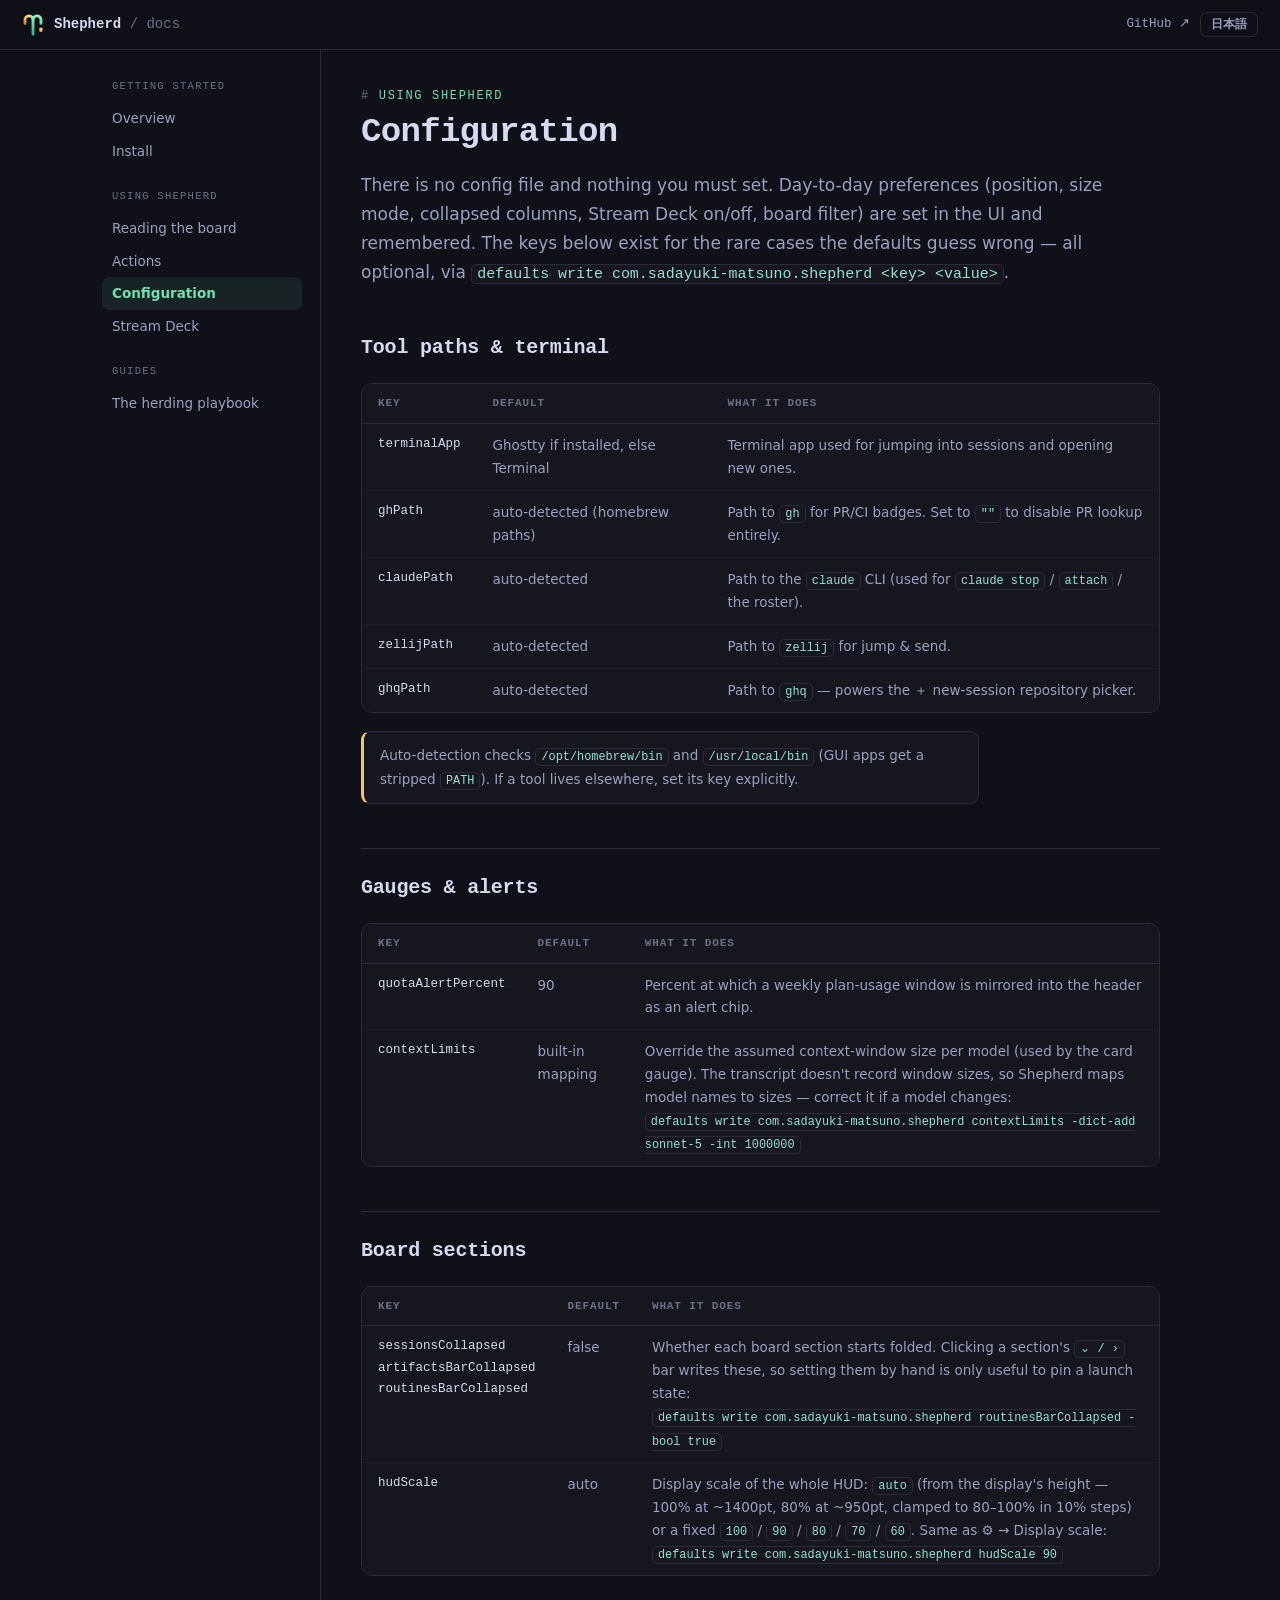
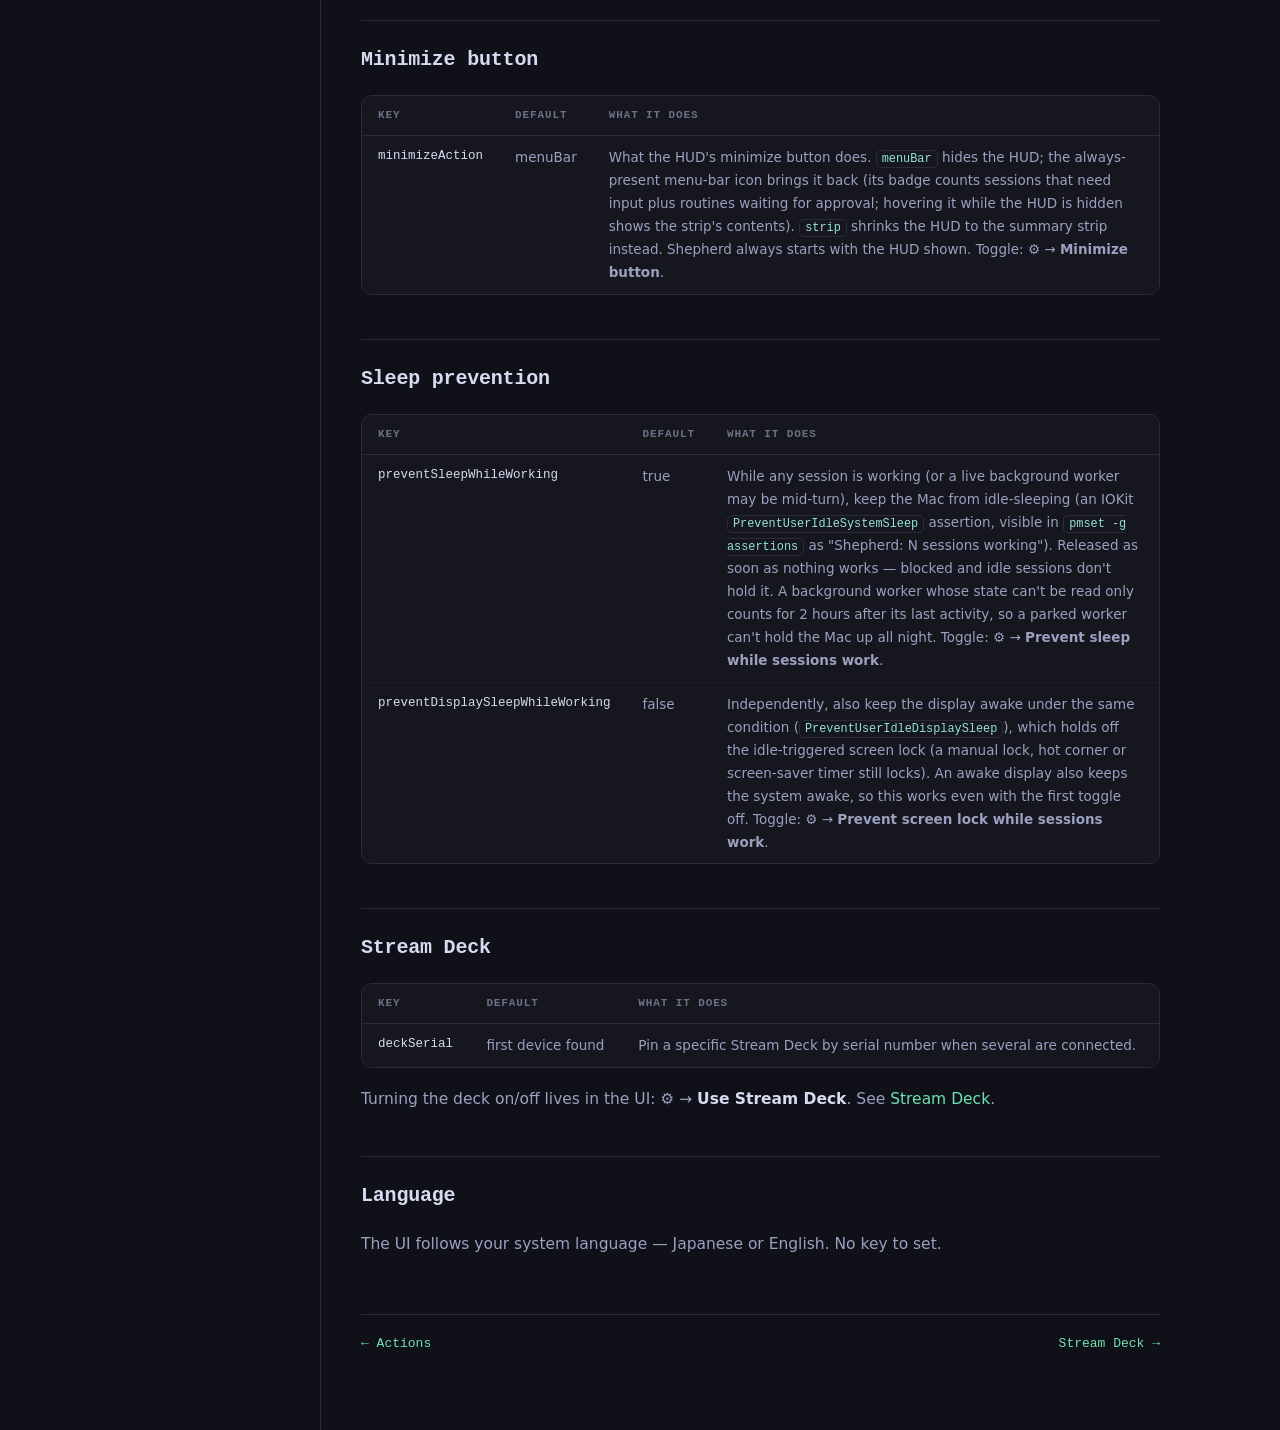
<file: docs/configuration.html>
<!doctype html>
<html lang="en">
<head>
<meta charset="utf-8">
<meta name="viewport" content="width=device-width, initial-scale=1">
<title>Configuration — Shepherd docs</title>
<meta name="description" content="All Shepherd settings: optional `defaults` keys for tool paths, context-window overrides, and quota alerts. Everything else is remembered automatically.">
<link rel="icon" href="data:image/svg+xml,%3Csvg xmlns='http://www.w3.org/2000/svg' viewBox='96 101 320 320'%3E%3Cdefs%3E%3ClinearGradient id='g' x1='0' y1='0' x2='0' y2='1'%3E%3Cstop offset='0' stop-color='%238bf5cd'/%3E%3Cstop offset='1' stop-color='%2335b585'/%3E%3C/linearGradient%3E%3ClinearGradient id='h' x1='0' y1='0' x2='0' y2='1'%3E%3Cstop offset='0' stop-color='%23f6d488'/%3E%3Cstop offset='1' stop-color='%23c98f2e'/%3E%3C/linearGradient%3E%3C/defs%3E%3Cg transform='translate(0,-14)'%3E%3Cpath d='M 140 252 V 200 A 58 58 0 0 1 256 200' fill='none' stroke='url(%23h)' stroke-width='42' stroke-linecap='round'/%3E%3Cpath d='M 256 408 V 200 A 58 58 0 0 1 372 200 V 252' fill='none' stroke='url(%23g)' stroke-width='42' stroke-linecap='round'/%3E%3Crect x='348' y='314' width='46' height='60' rx='10' fill='%23f5c66b'/%3E%3C/g%3E%3C/svg%3E">
<link rel="stylesheet" href="assets/docs.css">
<script>
(function () {
  var q = new URLSearchParams(location.search).get("lang");
  var saved = null; try { saved = localStorage.getItem("shepherdLang"); } catch (e) {}
  var lang = (q === "ja" || q === "en") ? q
           : (saved === "ja" || saved === "en") ? saved
           : ((navigator.language || "").toLowerCase().indexOf("ja") === 0 ? "ja" : "en");
  document.documentElement.lang = lang;
  addEventListener("DOMContentLoaded", function () {
    var b = document.getElementById("lang-toggle");
    if (!b) return;
    var paint = function () { b.textContent = document.documentElement.lang === "ja" ? "English" : "日本語"; };
    paint();
    b.addEventListener("click", function () {
      var l = document.documentElement.lang === "ja" ? "en" : "ja";
      document.documentElement.lang = l;
      try { localStorage.setItem("shepherdLang", l); } catch (e) {}
      paint();
    });
  });
})();
</script>
</head>
<body>

<svg width="0" height="0" style="position:absolute" aria-hidden="true">
  <defs>
    <linearGradient id="g-st" x1="0" y1="0" x2="0" y2="1">
      <stop offset="0" stop-color="#8bf5cd"/><stop offset="1" stop-color="#35b585"/>
    </linearGradient>
    <linearGradient id="g-horn" x1="0" y1="0" x2="0" y2="1">
      <stop offset="0" stop-color="#f6d488"/><stop offset="1" stop-color="#c98f2e"/>
    </linearGradient>
    <symbol id="mark" viewBox="96 101 320 320">
      <g transform="translate(0,-14)">
        <path d="M 140 252 V 200 A 58 58 0 0 1 256 200" fill="none" stroke="url(#g-horn)" stroke-width="42" stroke-linecap="round"/>
        <path d="M 256 408 V 200 A 58 58 0 0 1 372 200 V 252" fill="none" stroke="url(#g-st)" stroke-width="42" stroke-linecap="round"/>
        <rect x="348" y="314" width="46" height="60" rx="10" fill="#f5c66b"/>
      </g>
    </symbol>
  </defs>
</svg>

<div class="topbar">
  <svg class="mark" aria-hidden="true"><use href="#mark"/></svg>
  <span class="name">Shepherd <span>/ docs</span></span>
  <a class="gh" href="https://github.com/sadayuki-matsuno/shepherd">GitHub ↗</a>
  <button class="langtoggle" id="lang-toggle" type="button">日本語</button>
</div>

<div class="layout">
  <nav class="sidebar">
    <div class="group"><span lang="en">Getting started</span><span lang="ja">はじめに</span></div>
    <a href="index.html"><span lang="en">Overview</span><span lang="ja">概要</span></a>
    <a href="install.html"><span lang="en">Install</span><span lang="ja">インストール</span></a>
    <div class="group"><span lang="en">Using Shepherd</span><span lang="ja">使い方</span></div>
    <a href="board.html"><span lang="en">Reading the board</span><span lang="ja">盤面の読み方</span></a>
    <a href="actions.html"><span lang="en">Actions</span><span lang="ja">操作</span></a>
    <a href="configuration.html" class="active"><span lang="en">Configuration</span><span lang="ja">設定</span></a>
    <a href="stream-deck.html">Stream Deck</a>
    <div class="group"><span lang="en">Guides</span><span lang="ja">ガイド</span></div>
    <a href="playbook.html"><span lang="en">The herding playbook</span><span lang="ja">群れの導き方</span></a>
  </nav>

  <main>
    <div class="eyebrow">using shepherd</div>
    <h1 lang="en">Configuration</h1>
    <h1 lang="ja">設定</h1>
    <p class="lede" lang="en">
      There is no config file and nothing you must set. Day-to-day preferences (position, size mode,
      collapsed columns, Stream Deck on/off, board filter) are set in the UI and remembered.
      The keys below exist for the rare cases the defaults guess wrong — all optional, via
      <code>defaults write com.sadayuki-matsuno.shepherd &lt;key&gt; &lt;value&gt;</code>.
    </p>
    <p class="lede" lang="ja">
      設定ファイルは無く、必須の設定もありません。日常的な好み（位置・サイズモード・列の折りたたみ・
      Stream Deck の ON/OFF・盤面の表示範囲フィルタ）はすべて UI で設定し、自動的に記憶されます。
      以下のキーは、デフォルトの推測がまれに外れる場合のためのもので、すべて任意です。
      <code>defaults write com.sadayuki-matsuno.shepherd &lt;key&gt; &lt;value&gt;</code> で設定します。
    </p>

    <h2 lang="en">Tool paths &amp; terminal</h2>
    <h2 lang="ja">ツールパスとターミナル</h2>
    <div class="tbl-scroll" lang="en">
      <table>
        <tr><th>key</th><th>default</th><th>what it does</th></tr>
        <tr><td>terminalApp</td><td>Ghostty if installed, else Terminal</td><td>Terminal app used for jumping into sessions and opening new ones.</td></tr>
        <tr><td>ghPath</td><td>auto-detected (homebrew paths)</td><td>Path to <code>gh</code> for PR/CI badges. Set to <code>""</code> to disable PR lookup entirely.</td></tr>
        <tr><td>claudePath</td><td>auto-detected</td><td>Path to the <code>claude</code> CLI (used for <code>claude stop</code> / <code>attach</code> / the roster).</td></tr>
        <tr><td>zellijPath</td><td>auto-detected</td><td>Path to <code>zellij</code> for jump &amp; send.</td></tr>
        <tr><td>ghqPath</td><td>auto-detected</td><td>Path to <code>ghq</code> — powers the ＋ new-session repository picker.</td></tr>
      </table>
    </div>
    <div class="tbl-scroll" lang="ja">
      <table>
        <tr><th>キー</th><th>デフォルト</th><th>説明</th></tr>
        <tr><td>terminalApp</td><td>Ghostty がインストールされていればそれ、無ければ Terminal</td><td>セッションへのジャンプや新規セッションのオープンに使うターミナルアプリ。</td></tr>
        <tr><td>ghPath</td><td>自動検出（homebrew 配下のパス）</td><td>PR/CI バッジ用の <code>gh</code> のパス。<code>""</code> を設定すると PR 取得を完全に無効化。</td></tr>
        <tr><td>claudePath</td><td>自動検出</td><td><code>claude</code> CLI のパス（<code>claude stop</code> / <code>attach</code> / 名簿取得で使用）。</td></tr>
        <tr><td>zellijPath</td><td>自動検出</td><td>ジャンプ・送信用の <code>zellij</code> のパス。</td></tr>
        <tr><td>ghqPath</td><td>自動検出</td><td><code>ghq</code> のパス — ＋新規セッションのリポジトリピッカーが使用。</td></tr>
      </table>
    </div>
    <p class="note" lang="en">
      Auto-detection checks <code>/opt/homebrew/bin</code> and <code>/usr/local/bin</code> (GUI apps get a
      stripped <code>PATH</code>). If a tool lives elsewhere, set its key explicitly.
    </p>
    <p class="note" lang="ja">
      自動検出は <code>/opt/homebrew/bin</code> と <code>/usr/local/bin</code> を確認します（GUI アプリは
      <code>PATH</code> が削られた状態で起動するため）。ツールが別の場所にある場合は、該当キーを明示的に設定してください。
    </p>

    <h2 lang="en">Gauges &amp; alerts</h2>
    <h2 lang="ja">ゲージとアラート</h2>
    <div class="tbl-scroll" lang="en">
      <table>
        <tr><th>key</th><th>default</th><th>what it does</th></tr>
        <tr><td>quotaAlertPercent</td><td>90</td><td>Percent at which a weekly plan-usage window is mirrored into the header as an alert chip.</td></tr>
        <tr><td>contextLimits</td><td>built-in mapping</td><td>Override the assumed context-window size per model (used by the card gauge). The transcript doesn't record window sizes, so Shepherd maps model names to sizes — correct it if a model changes:<br><code>defaults write com.sadayuki-matsuno.shepherd contextLimits -dict-add sonnet-5 -int 1000000</code></td></tr>
      </table>
    </div>
    <div class="tbl-scroll" lang="ja">
      <table>
        <tr><th>キー</th><th>デフォルト</th><th>説明</th></tr>
        <tr><td>quotaAlertPercent</td><td>90</td><td>週間プラン使用量ウィンドウをヘッダーのアラートチップとしてミラー表示する閾値（%）。</td></tr>
        <tr><td>contextLimits</td><td>組み込みマッピング</td><td>モデルごとに想定するコンテキストウィンドウサイズを上書き（カードのゲージが使用）。transcript にはウィンドウサイズが記録されないため、Shepherd はモデル名からサイズを実測ベースで写像しています — モデルの仕様が変わった場合は補正してください:<br><code>defaults write com.sadayuki-matsuno.shepherd contextLimits -dict-add sonnet-5 -int 1000000</code></td></tr>
      </table>
    </div>

    <h2 lang="en">Board sections</h2>
    <h2 lang="ja">盤面のセクション</h2>
    <div class="tbl-scroll" lang="en">
      <table>
        <tr><th>key</th><th>default</th><th>what it does</th></tr>
        <tr><td>sessionsCollapsed<br>artifactsBarCollapsed<br>routinesBarCollapsed</td><td>false</td><td>Whether each board section starts folded. Clicking a section's <code>⌄ / ›</code> bar writes these, so setting them by hand is only useful to pin a launch state:<br><code>defaults write com.sadayuki-matsuno.shepherd routinesBarCollapsed -bool true</code></td></tr>
        <tr><td>hudScale</td><td>auto</td><td>Display scale of the whole HUD: <code>auto</code> (from the display's height — 100% at ~1400pt, 80% at ~950pt, clamped to 80–100% in 10% steps) or a fixed <code>100</code> / <code>90</code> / <code>80</code> / <code>70</code> / <code>60</code>. Same as ⚙ → Display scale:<br><code>defaults write com.sadayuki-matsuno.shepherd hudScale 90</code></td></tr>
      </table>
    </div>
    <div class="tbl-scroll" lang="ja">
      <table>
        <tr><th>キー</th><th>デフォルト</th><th>説明</th></tr>
        <tr><td>sessionsCollapsed<br>artifactsBarCollapsed<br>routinesBarCollapsed</td><td>false</td><td>各セクションを畳んだ状態で起動するか。セクションの <code>⌄ / ›</code> バーをクリックすると自動的に書かれるので、手で設定する意味があるのは起動時の状態を固定したいときだけです:<br><code>defaults write com.sadayuki-matsuno.shepherd routinesBarCollapsed -bool true</code></td></tr>
        <tr><td>hudScale</td><td>auto</td><td>HUD 全体の表示倍率: <code>auto</code>（ディスプレイの高さから — 約1400pt で100%、約950pt で80%、80〜100% を 10% 刻み）または固定の <code>100</code> / <code>90</code> / <code>80</code> / <code>70</code> / <code>60</code>。⚙ → 表示倍率と同じ:<br><code>defaults write com.sadayuki-matsuno.shepherd hudScale 90</code></td></tr>
      </table>
    </div>

    <h2 lang="en">Minimize button</h2>
    <h2 lang="ja">最小化ボタン</h2>
    <div class="tbl-scroll" lang="en">
      <table>
        <tr><th>key</th><th>default</th><th>what it does</th></tr>
        <tr><td>minimizeAction</td><td>menuBar</td><td>What the HUD's minimize button does. <code>menuBar</code> hides the HUD; the always-present menu-bar icon brings it back (its badge counts sessions that need input plus routines waiting for approval; hovering it while the HUD is hidden shows the strip's contents). <code>strip</code> shrinks the HUD to the summary strip instead. Shepherd always starts with the HUD shown. Toggle: ⚙ → <strong>Minimize button</strong>.</td></tr>
      </table>
    </div>
    <div class="tbl-scroll" lang="ja">
      <table>
        <tr><th>キー</th><th>デフォルト</th><th>説明</th></tr>
        <tr><td>minimizeAction</td><td>menuBar</td><td>HUD の最小化ボタンの動作。<code>menuBar</code> は HUD を隠し、常駐のメニューバーアイコンで戻します（アイコンのバッジは応答待ちのセッションと承認待ちの routine の合計。HUD を隠しているときはホバーでストリップと同じ中身を表示）。<code>strip</code> は HUD をサマリのストリップに縮めます。起動時は常に HUD を表示します。切替: ⚙ → <strong>最小化ボタンの動作</strong>。</td></tr>
      </table>
    </div>

    <h2 lang="en">Sleep prevention</h2>
    <h2 lang="ja">スリープ防止</h2>
    <div class="tbl-scroll" lang="en">
      <table>
        <tr><th>key</th><th>default</th><th>what it does</th></tr>
        <tr><td>preventSleepWhileWorking</td><td>true</td><td>While any session is working (or a live background worker may be mid-turn), keep the Mac from idle-sleeping (an IOKit <code>PreventUserIdleSystemSleep</code> assertion, visible in <code>pmset -g assertions</code> as "Shepherd: N sessions working"). Released as soon as nothing works — blocked and idle sessions don't hold it. A background worker whose state can't be read only counts for 2 hours after its last activity, so a parked worker can't hold the Mac up all night. Toggle: ⚙ → <strong>Prevent sleep while sessions work</strong>.</td></tr>
        <tr><td>preventDisplaySleepWhileWorking</td><td>false</td><td>Independently, also keep the display awake under the same condition (<code>PreventUserIdleDisplaySleep</code>), which holds off the idle-triggered screen lock (a manual lock, hot corner or screen-saver timer still locks). An awake display also keeps the system awake, so this works even with the first toggle off. Toggle: ⚙ → <strong>Prevent screen lock while sessions work</strong>.</td></tr>
      </table>
    </div>
    <div class="tbl-scroll" lang="ja">
      <table>
        <tr><th>キー</th><th>デフォルト</th><th>説明</th></tr>
        <tr><td>preventSleepWhileWorking</td><td>true</td><td>作業中のセッション（またはターン実行中かもしれない生きた background worker）がある間、Mac のアイドルスリープを防ぎます（IOKit の <code>PreventUserIdleSystemSleep</code> アサーション。<code>pmset -g assertions</code> に「Shepherd: N sessions working」として見えます）。作業中が無くなれば即解放 — 応答待ち・待機中のセッションは保持しません。状態が読めない background worker は、最後の活動から2時間までしか数えません（駐機した worker が一晩中スリープを止めないように）。切替: ⚙ → <strong>稼働中はスリープさせない</strong>。</td></tr>
        <tr><td>preventDisplaySleepWhileWorking</td><td>false</td><td>上とは独立に、同じ条件でディスプレイのスリープも防ぎ（<code>PreventUserIdleDisplaySleep</code>）、それに伴うアイドル時の画面ロックを防ぎます（手動ロック・ホットコーナー・スクリーンセーバーのタイマーによるロックは防げません）。ディスプレイが起きている間はシステムも眠らないので、1つ目のトグルが OFF でも効きます。切替: ⚙ → <strong>稼働中は画面ロックも防ぐ</strong>。</td></tr>
      </table>
    </div>

    <h2>Stream Deck</h2>
    <div class="tbl-scroll" lang="en">
      <table>
        <tr><th>key</th><th>default</th><th>what it does</th></tr>
        <tr><td>deckSerial</td><td>first device found</td><td>Pin a specific Stream Deck by serial number when several are connected.</td></tr>
      </table>
    </div>
    <div class="tbl-scroll" lang="ja">
      <table>
        <tr><th>キー</th><th>デフォルト</th><th>説明</th></tr>
        <tr><td>deckSerial</td><td>最初に見つかったデバイス</td><td>複数の Stream Deck が接続されている場合、シリアル番号で特定の1台に固定する。</td></tr>
      </table>
    </div>
    <p lang="en">Turning the deck on/off lives in the UI: ⚙ → <strong>Use Stream Deck</strong>. See <a href="stream-deck.html">Stream Deck</a>.</p>
    <p lang="ja">デッキの ON/OFF は UI にあります: ⚙ → <strong>Use Stream Deck</strong>。<a href="stream-deck.html">Stream Deck</a> を参照してください。</p>

    <h2 lang="en">Language</h2>
    <h2 lang="ja">言語</h2>
    <p lang="en">The UI follows your system language — Japanese or English. No key to set.</p>
    <p lang="ja">UI はシステム言語（日本語または英語）に追従します。設定するキーはありません。</p>

    <div class="pagenav">
      <a href="actions.html"><span lang="en">← Actions</span><span lang="ja">← 操作</span></a>
      <a href="stream-deck.html">Stream Deck →</a>
    </div>
  </main>
</div>

</body>
</html>
</file>
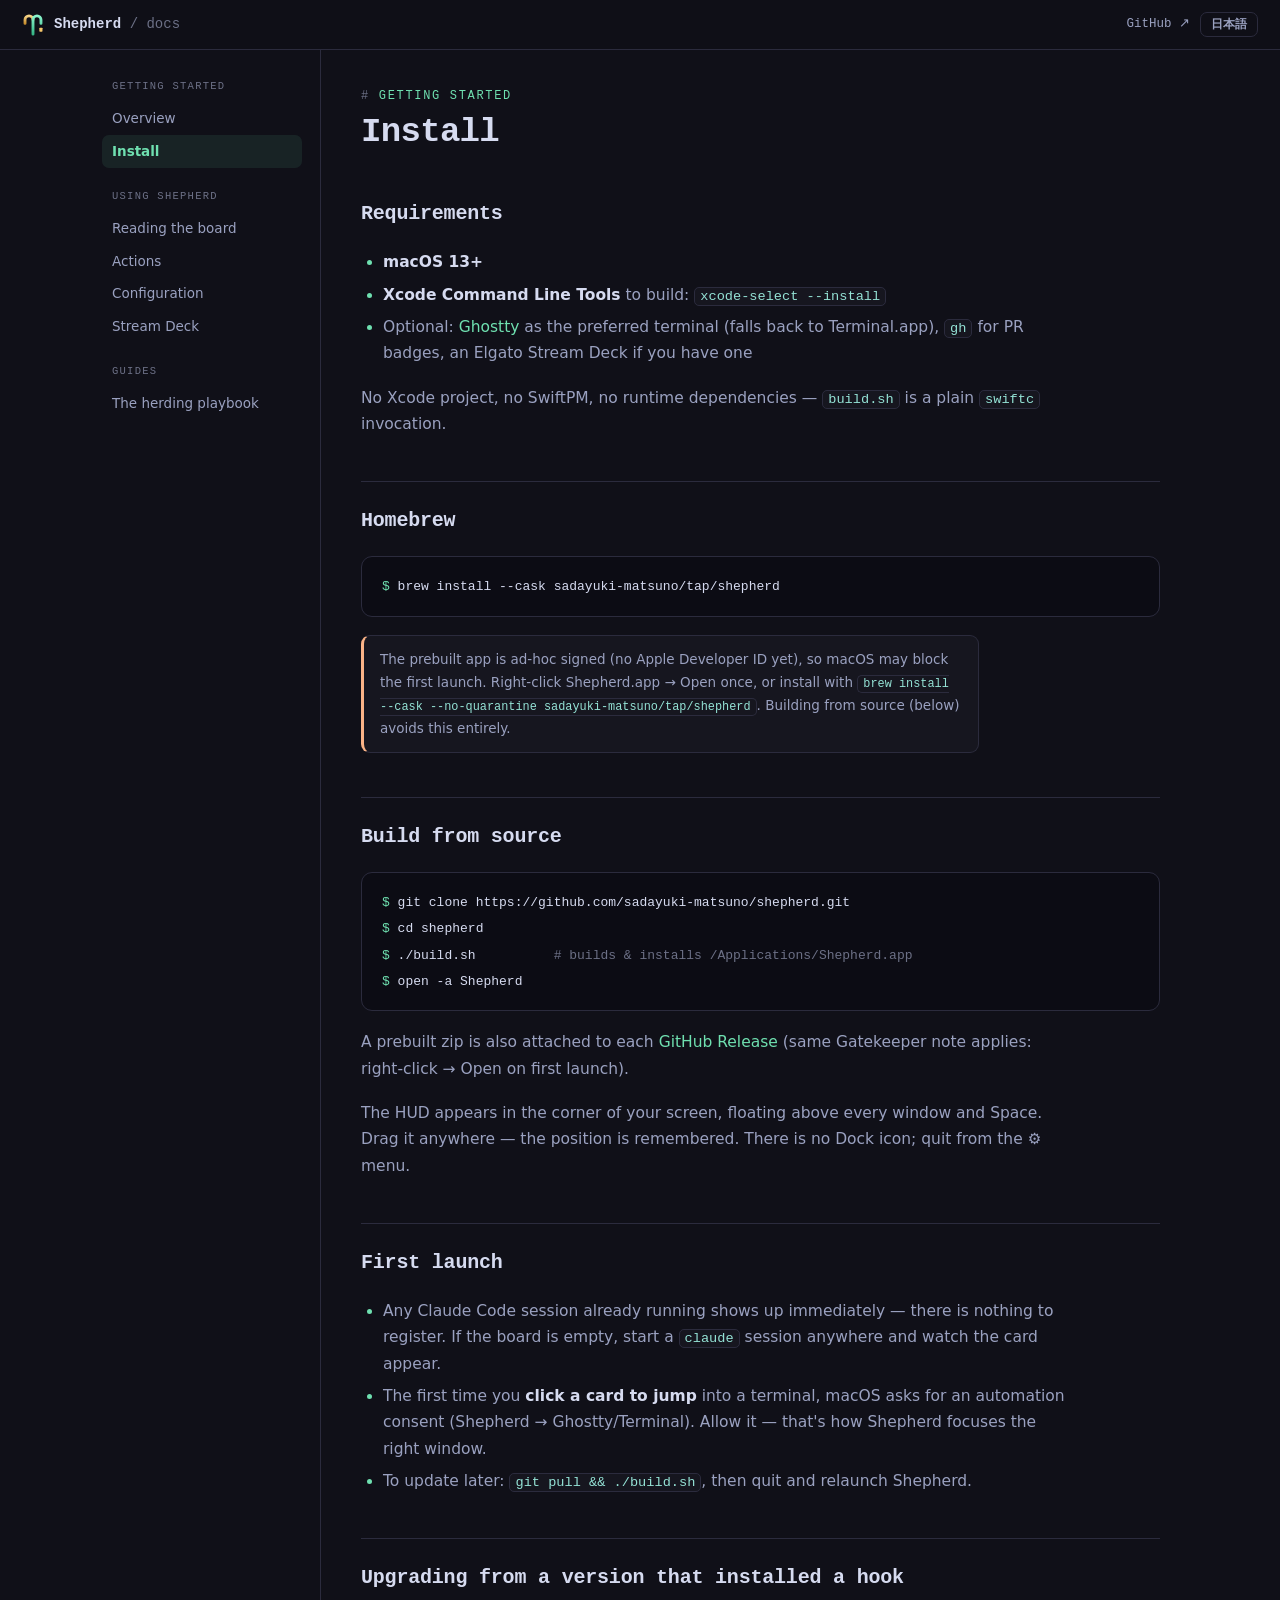
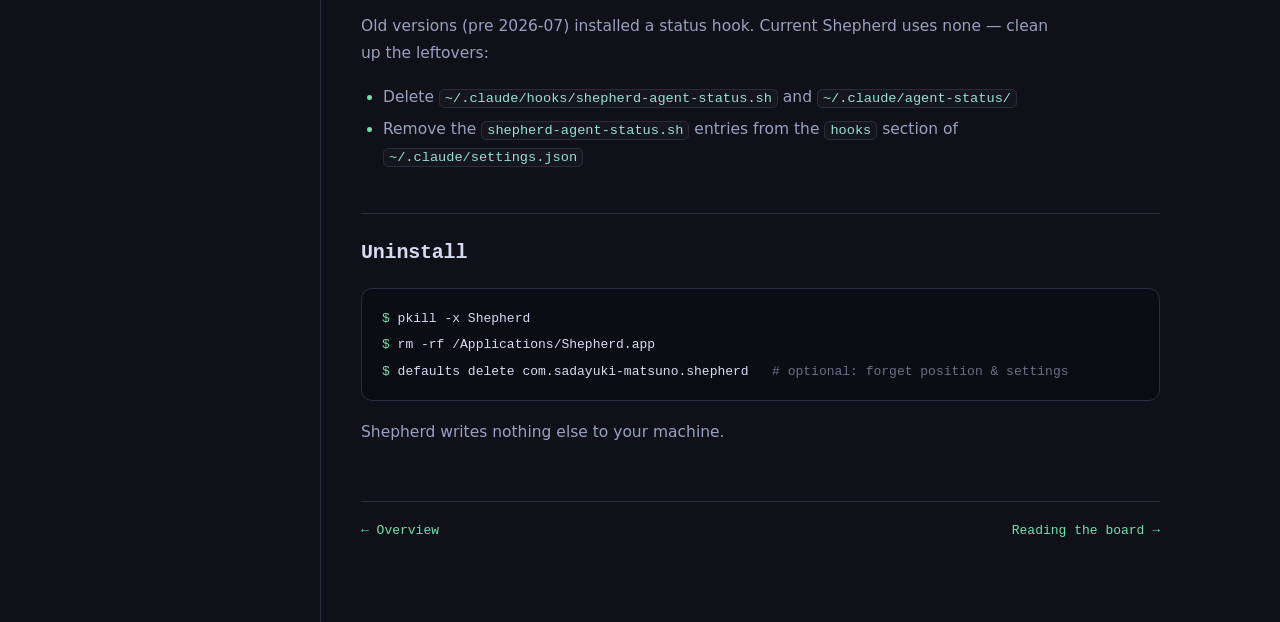
<file: docs/install.html>
<!doctype html>
<html lang="en">
<head>
<meta charset="utf-8">
<meta name="viewport" content="width=device-width, initial-scale=1">
<title>Install — Shepherd docs</title>
<meta name="description" content="Install Shepherd: clone, build with plain swiftc, done. Requirements, first launch, upgrading from the hook version.">
<link rel="icon" href="data:image/svg+xml,%3Csvg xmlns='http://www.w3.org/2000/svg' viewBox='96 101 320 320'%3E%3Cdefs%3E%3ClinearGradient id='g' x1='0' y1='0' x2='0' y2='1'%3E%3Cstop offset='0' stop-color='%238bf5cd'/%3E%3Cstop offset='1' stop-color='%2335b585'/%3E%3C/linearGradient%3E%3ClinearGradient id='h' x1='0' y1='0' x2='0' y2='1'%3E%3Cstop offset='0' stop-color='%23f6d488'/%3E%3Cstop offset='1' stop-color='%23c98f2e'/%3E%3C/linearGradient%3E%3C/defs%3E%3Cg transform='translate(0,-14)'%3E%3Cpath d='M 140 252 V 200 A 58 58 0 0 1 256 200' fill='none' stroke='url(%23h)' stroke-width='42' stroke-linecap='round'/%3E%3Cpath d='M 256 408 V 200 A 58 58 0 0 1 372 200 V 252' fill='none' stroke='url(%23g)' stroke-width='42' stroke-linecap='round'/%3E%3Crect x='348' y='314' width='46' height='60' rx='10' fill='%23f5c66b'/%3E%3C/g%3E%3C/svg%3E">
<link rel="stylesheet" href="assets/docs.css">
<script>
(function () {
  var q = new URLSearchParams(location.search).get("lang");
  var saved = null; try { saved = localStorage.getItem("shepherdLang"); } catch (e) {}
  var lang = (q === "ja" || q === "en") ? q
           : (saved === "ja" || saved === "en") ? saved
           : ((navigator.language || "").toLowerCase().indexOf("ja") === 0 ? "ja" : "en");
  document.documentElement.lang = lang;
  addEventListener("DOMContentLoaded", function () {
    var b = document.getElementById("lang-toggle");
    if (!b) return;
    var paint = function () { b.textContent = document.documentElement.lang === "ja" ? "English" : "日本語"; };
    paint();
    b.addEventListener("click", function () {
      var l = document.documentElement.lang === "ja" ? "en" : "ja";
      document.documentElement.lang = l;
      try { localStorage.setItem("shepherdLang", l); } catch (e) {}
      paint();
    });
  });
})();
</script>
</head>
<body>

<svg width="0" height="0" style="position:absolute" aria-hidden="true">
  <defs>
    <linearGradient id="g-st" x1="0" y1="0" x2="0" y2="1">
      <stop offset="0" stop-color="#8bf5cd"/><stop offset="1" stop-color="#35b585"/>
    </linearGradient>
    <linearGradient id="g-horn" x1="0" y1="0" x2="0" y2="1">
      <stop offset="0" stop-color="#f6d488"/><stop offset="1" stop-color="#c98f2e"/>
    </linearGradient>
    <symbol id="mark" viewBox="96 101 320 320">
      <g transform="translate(0,-14)">
        <path d="M 140 252 V 200 A 58 58 0 0 1 256 200" fill="none" stroke="url(#g-horn)" stroke-width="42" stroke-linecap="round"/>
        <path d="M 256 408 V 200 A 58 58 0 0 1 372 200 V 252" fill="none" stroke="url(#g-st)" stroke-width="42" stroke-linecap="round"/>
        <rect x="348" y="314" width="46" height="60" rx="10" fill="#f5c66b"/>
      </g>
    </symbol>
  </defs>
</svg>

<div class="topbar">
  <svg class="mark" aria-hidden="true"><use href="#mark"/></svg>
  <span class="name">Shepherd <span>/ docs</span></span>
  <a class="gh" href="https://github.com/sadayuki-matsuno/shepherd">GitHub ↗</a>
  <button class="langtoggle" id="lang-toggle" type="button">日本語</button>
</div>

<div class="layout">
  <nav class="sidebar">
    <div class="group"><span lang="en">Getting started</span><span lang="ja">はじめに</span></div>
    <a href="index.html"><span lang="en">Overview</span><span lang="ja">概要</span></a>
    <a href="install.html" class="active"><span lang="en">Install</span><span lang="ja">インストール</span></a>
    <div class="group"><span lang="en">Using Shepherd</span><span lang="ja">使い方</span></div>
    <a href="board.html"><span lang="en">Reading the board</span><span lang="ja">盤面の読み方</span></a>
    <a href="actions.html"><span lang="en">Actions</span><span lang="ja">操作</span></a>
    <a href="configuration.html"><span lang="en">Configuration</span><span lang="ja">設定</span></a>
    <a href="stream-deck.html">Stream Deck</a>
    <div class="group"><span lang="en">Guides</span><span lang="ja">ガイド</span></div>
    <a href="playbook.html"><span lang="en">The herding playbook</span><span lang="ja">群れの導き方</span></a>
  </nav>

  <main>
    <div class="eyebrow" lang="en">getting started</div>
    <div class="eyebrow" lang="ja">はじめに</div>
    <h1 lang="en">Install</h1>
    <h1 lang="ja">インストール</h1>

    <h2 lang="en">Requirements</h2>
    <h2 lang="ja">必要環境</h2>
    <ul lang="en">
      <li><strong>macOS 13+</strong></li>
      <li><strong>Xcode Command Line Tools</strong> to build: <code>xcode-select --install</code></li>
      <li>Optional: <a href="https://ghostty.org">Ghostty</a> as the preferred terminal (falls back to Terminal.app), <code>gh</code> for PR badges, an Elgato Stream Deck if you have one</li>
    </ul>
    <ul lang="ja">
      <li><strong>macOS 13+</strong></li>
      <li>ビルドに <strong>Xcode Command Line Tools</strong> が必要: <code>xcode-select --install</code></li>
      <li>任意: 優先ターミナルとして <a href="https://ghostty.org">Ghostty</a>（無ければ Terminal.app にフォールバック）、PR バッジ用の <code>gh</code>、お持ちなら Elgato Stream Deck</li>
    </ul>
    <p lang="en">No Xcode project, no SwiftPM, no runtime dependencies — <code>build.sh</code> is a plain <code>swiftc</code> invocation.</p>
    <p lang="ja">Xcode プロジェクトなし、SwiftPM なし、実行時依存なし — <code>build.sh</code> は素の <code>swiftc</code> 呼び出しです。</p>

    <h2 lang="en">Homebrew</h2>
    <h2 lang="ja">Homebrew でインストール</h2>
    <pre><code><span class="p">$</span> brew install --cask sadayuki-matsuno/tap/shepherd</code></pre>
    <p class="note warn" lang="en">
      The prebuilt app is ad-hoc signed (no Apple Developer ID yet), so macOS may block the first
      launch. Right-click Shepherd.app → Open once, or install with
      <code>brew install --cask --no-quarantine sadayuki-matsuno/tap/shepherd</code>.
      Building from source (below) avoids this entirely.
    </p>
    <p class="note warn" lang="ja">
      配布バイナリは ad-hoc 署名（Apple Developer ID 未取得）のため、初回起動時に macOS にブロック
      されることがあります。Shepherd.app を右クリック → 開く を一度行うか、
      <code>brew install --cask --no-quarantine sadayuki-matsuno/tap/shepherd</code> でインストール
      してください。下記のソースビルドならこの問題はありません。
    </p>

    <h2 lang="en">Build from source</h2>
    <h2 lang="ja">ソースからビルド</h2>
    <pre><code><span class="p">$</span> git clone https://github.com/sadayuki-matsuno/shepherd.git
<span class="p">$</span> cd shepherd
<span class="p">$</span> ./build.sh          <span class="c"># builds &amp; installs /Applications/Shepherd.app</span>
<span class="p">$</span> open -a Shepherd</code></pre>
    <p lang="en">
      A prebuilt zip is also attached to each
      <a href="https://github.com/sadayuki-matsuno/shepherd/releases">GitHub Release</a>
      (same Gatekeeper note applies: right-click → Open on first launch).
    </p>
    <p lang="ja">
      ビルド済み zip は各 <a href="https://github.com/sadayuki-matsuno/shepherd/releases">GitHub Release</a>
      にも添付されています（Gatekeeper の注意は同じ: 初回は右クリック → 開く）。
    </p>
    <p lang="en">
      The HUD appears in the corner of your screen, floating above every window and Space.
      Drag it anywhere — the position is remembered. There is no Dock icon; quit from the ⚙ menu.
    </p>
    <p lang="ja">
      HUD は画面の隅に現れ、すべてのウィンドウと Space の上にフローティング表示されます。
      好きな場所にドラッグでき、位置は記憶されます。Dock アイコンは無く、終了は ⚙ メニューから行います。
    </p>

    <h2 lang="en">First launch</h2>
    <h2 lang="ja">初回起動</h2>
    <ul lang="en">
      <li>Any Claude Code session already running shows up immediately — there is nothing to register. If the board is empty, start a <code>claude</code> session anywhere and watch the card appear.</li>
      <li>The first time you <strong>click a card to jump</strong> into a terminal, macOS asks for an automation consent (Shepherd → Ghostty/Terminal). Allow it — that's how Shepherd focuses the right window.</li>
      <li>To update later: <code>git pull &amp;&amp; ./build.sh</code>, then quit and relaunch Shepherd.</li>
    </ul>
    <ul lang="ja">
      <li>すでに動いている Claude Code セッションはすぐに表示されます — 登録操作は不要です。盤面が空なら、どこかで <code>claude</code> セッションを起動してカードが現れるのを確認してください。</li>
      <li>初めて<strong>カードをクリックしてターミナルへジャンプ</strong>する際、macOS が自動化の許可ダイアログ（Shepherd → Ghostty/Terminal）を表示します。許可してください — これによって Shepherd が正しいウィンドウにフォーカスできます。</li>
      <li>後で更新するには: <code>git pull &amp;&amp; ./build.sh</code> を実行し、Shepherd を終了して再起動してください。</li>
    </ul>

    <h2 lang="en">Upgrading from a version that installed a hook</h2>
    <h2 lang="ja">フックをインストールしていた旧版からの移行</h2>
    <p lang="en">
      Old versions (pre 2026-07) installed a status hook. Current Shepherd uses none — clean up the leftovers:
    </p>
    <p lang="ja">
      旧版（2026-07 より前）はステータスフックをインストールしていました。現行の Shepherd はフックを使いません — 残骸を掃除してください:
    </p>
    <ul lang="en">
      <li>Delete <code>~/.claude/hooks/shepherd-agent-status.sh</code> and <code>~/.claude/agent-status/</code></li>
      <li>Remove the <code>shepherd-agent-status.sh</code> entries from the <code>hooks</code> section of <code>~/.claude/settings.json</code></li>
    </ul>
    <ul lang="ja">
      <li><code>~/.claude/hooks/shepherd-agent-status.sh</code> と <code>~/.claude/agent-status/</code> を削除する</li>
      <li><code>~/.claude/settings.json</code> の <code>hooks</code> セクションから <code>shepherd-agent-status.sh</code> の登録を削除する</li>
    </ul>

    <h2 lang="en">Uninstall</h2>
    <h2 lang="ja">アンインストール</h2>
    <pre><code><span class="p">$</span> pkill -x Shepherd
<span class="p">$</span> rm -rf /Applications/Shepherd.app
<span class="p">$</span> defaults delete com.sadayuki-matsuno.shepherd   <span class="c"># optional: forget position &amp; settings</span></code></pre>
    <p lang="en">Shepherd writes nothing else to your machine.</p>
    <p lang="ja">Shepherd はこれ以外、あなたのマシンに何も書き込みません。</p>

    <div class="pagenav">
      <a href="index.html"><span lang="en">← Overview</span><span lang="ja">← 概要</span></a>
      <a href="board.html"><span lang="en">Reading the board →</span><span lang="ja">盤面の読み方 →</span></a>
    </div>
  </main>
</div>

</body>
</html>
</file>
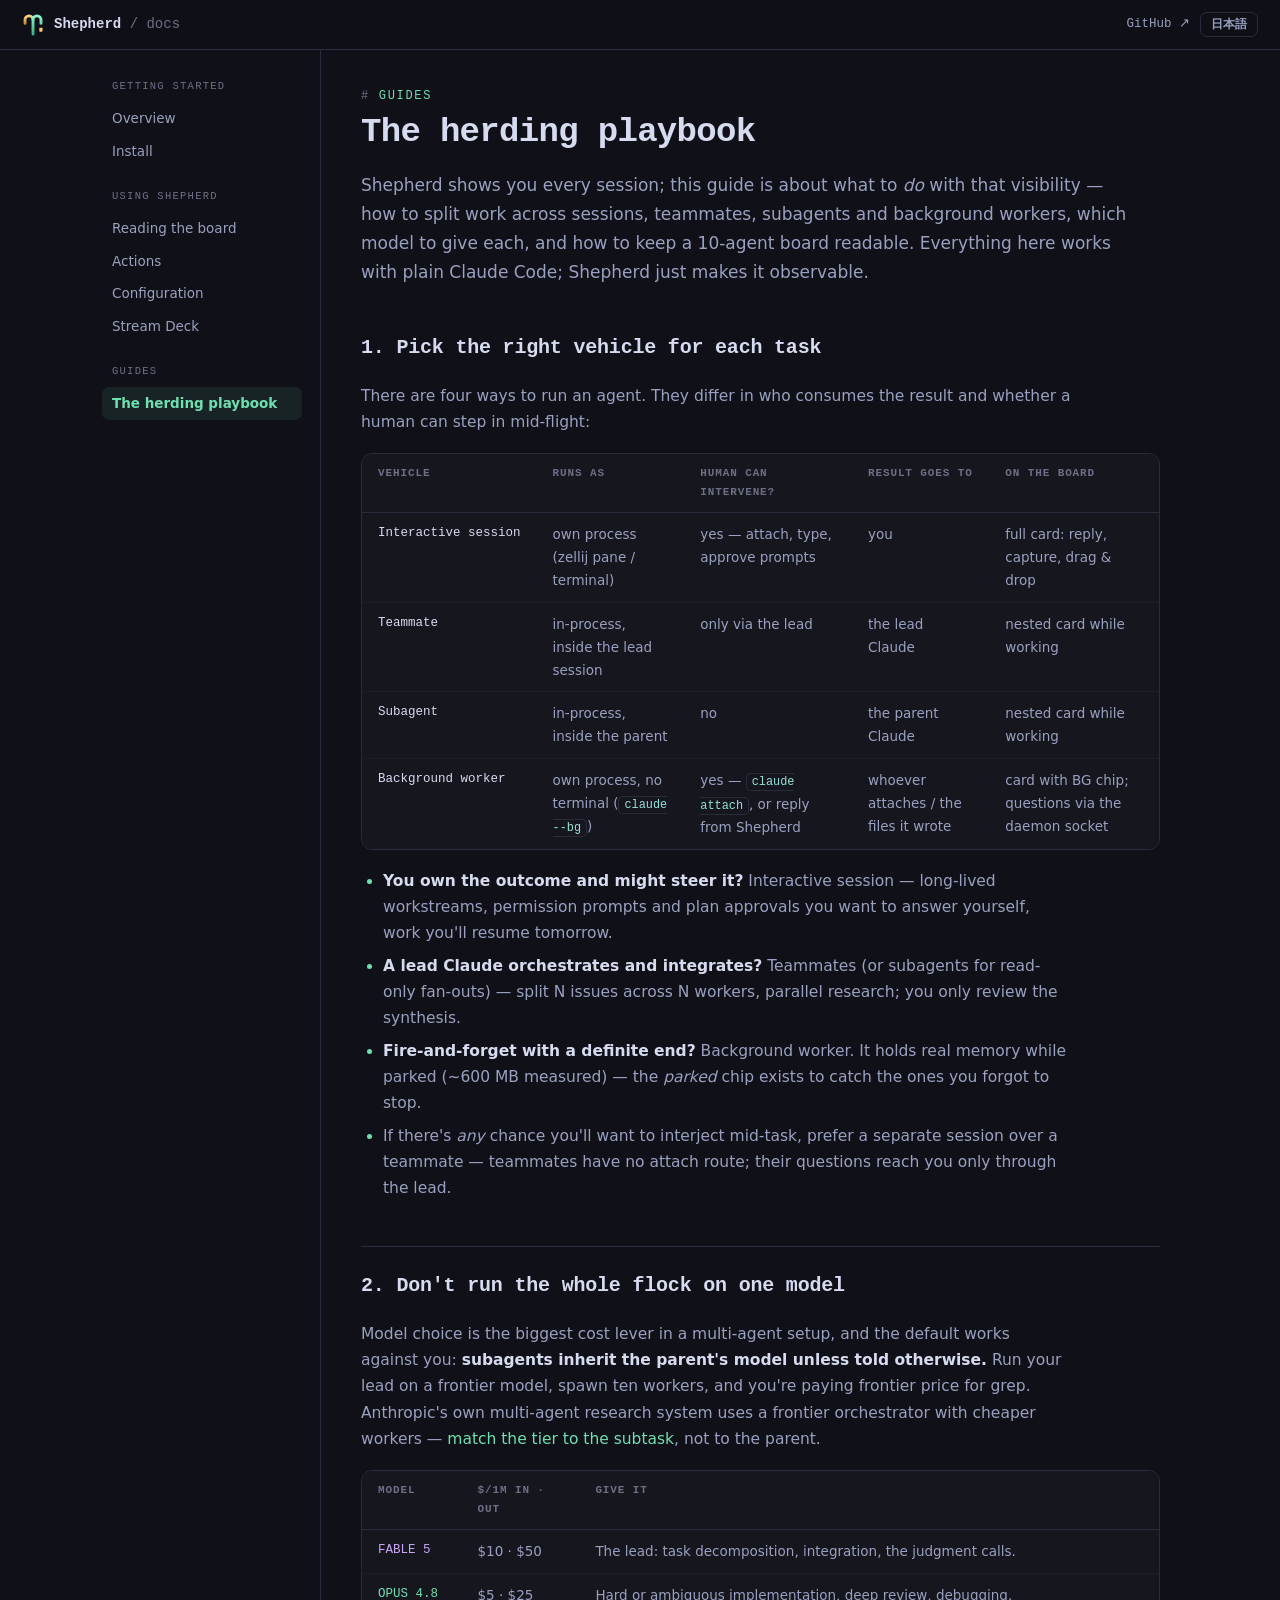
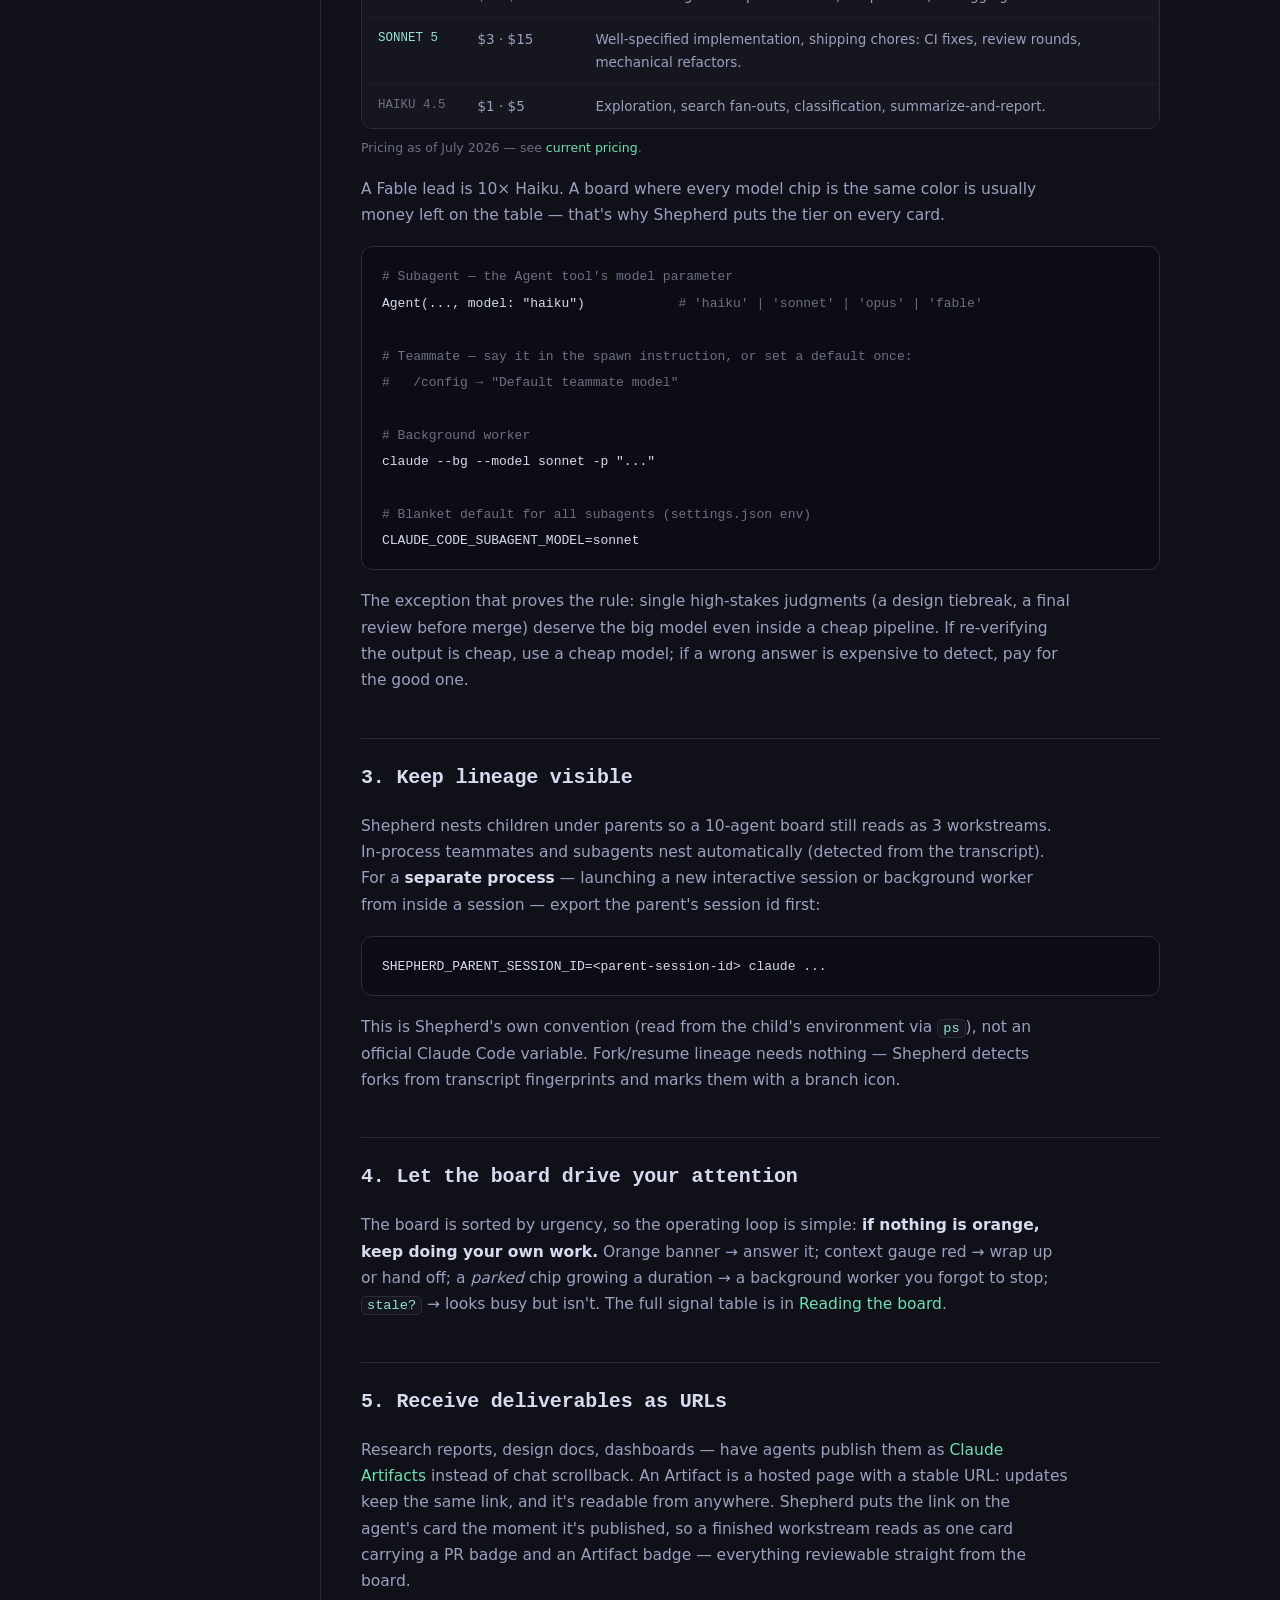
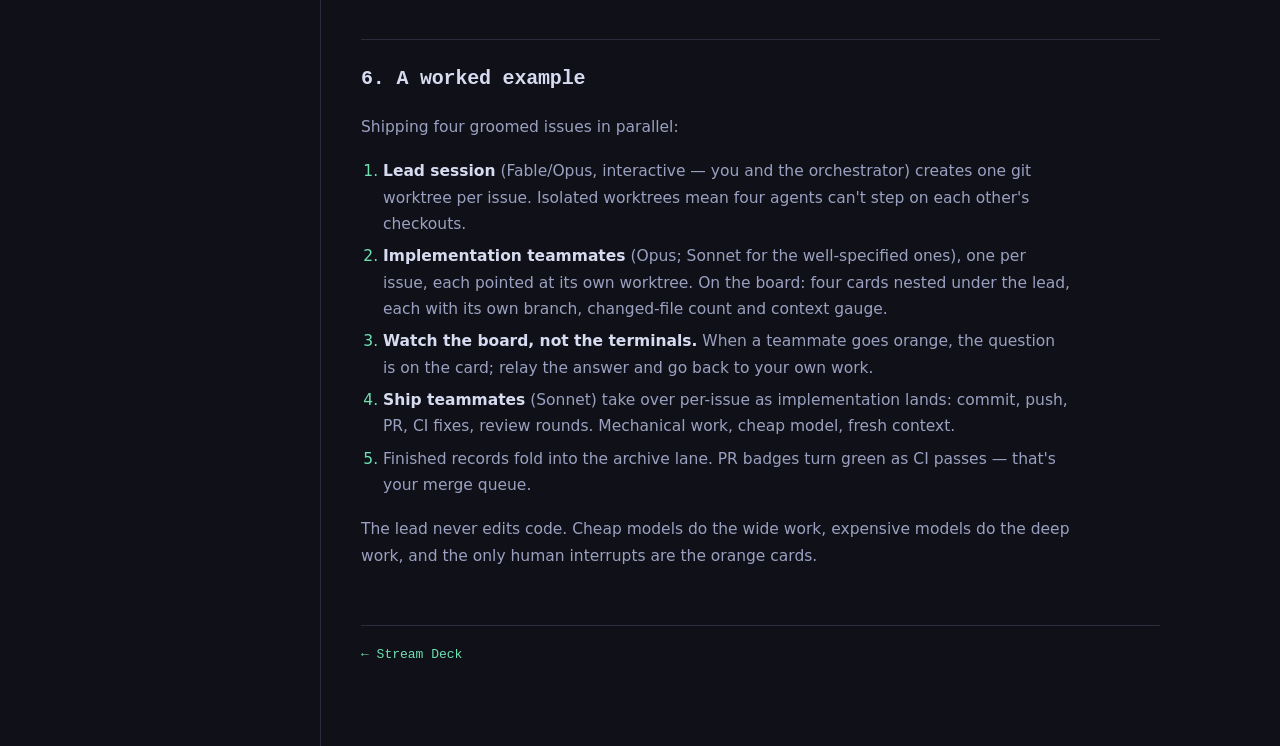
<file: docs/playbook.html>
<!doctype html>
<html lang="en">
<head>
<meta charset="utf-8">
<meta name="viewport" content="width=device-width, initial-scale=1">
<title>The herding playbook — Shepherd docs</title>
<meta name="description" content="Run many Claude Code agents well: pick the right vehicle per task, match model tiers to work, keep lineage visible, let the board drive your attention.">
<link rel="icon" href="data:image/svg+xml,%3Csvg xmlns='http://www.w3.org/2000/svg' viewBox='96 101 320 320'%3E%3Cdefs%3E%3ClinearGradient id='g' x1='0' y1='0' x2='0' y2='1'%3E%3Cstop offset='0' stop-color='%238bf5cd'/%3E%3Cstop offset='1' stop-color='%2335b585'/%3E%3C/linearGradient%3E%3ClinearGradient id='h' x1='0' y1='0' x2='0' y2='1'%3E%3Cstop offset='0' stop-color='%23f6d488'/%3E%3Cstop offset='1' stop-color='%23c98f2e'/%3E%3C/linearGradient%3E%3C/defs%3E%3Cg transform='translate(0,-14)'%3E%3Cpath d='M 140 252 V 200 A 58 58 0 0 1 256 200' fill='none' stroke='url(%23h)' stroke-width='42' stroke-linecap='round'/%3E%3Cpath d='M 256 408 V 200 A 58 58 0 0 1 372 200 V 252' fill='none' stroke='url(%23g)' stroke-width='42' stroke-linecap='round'/%3E%3Crect x='348' y='314' width='46' height='60' rx='10' fill='%23f5c66b'/%3E%3C/g%3E%3C/svg%3E">
<link rel="stylesheet" href="assets/docs.css">
<script>
(function () {
  var q = new URLSearchParams(location.search).get("lang");
  var saved = null; try { saved = localStorage.getItem("shepherdLang"); } catch (e) {}
  var lang = (q === "ja" || q === "en") ? q
           : (saved === "ja" || saved === "en") ? saved
           : ((navigator.language || "").toLowerCase().indexOf("ja") === 0 ? "ja" : "en");
  document.documentElement.lang = lang;
  addEventListener("DOMContentLoaded", function () {
    var b = document.getElementById("lang-toggle");
    if (!b) return;
    var paint = function () { b.textContent = document.documentElement.lang === "ja" ? "English" : "日本語"; };
    paint();
    b.addEventListener("click", function () {
      var l = document.documentElement.lang === "ja" ? "en" : "ja";
      document.documentElement.lang = l;
      try { localStorage.setItem("shepherdLang", l); } catch (e) {}
      paint();
    });
  });
})();
</script>
</head>
<body>

<svg width="0" height="0" style="position:absolute" aria-hidden="true">
  <defs>
    <linearGradient id="g-st" x1="0" y1="0" x2="0" y2="1">
      <stop offset="0" stop-color="#8bf5cd"/><stop offset="1" stop-color="#35b585"/>
    </linearGradient>
    <linearGradient id="g-horn" x1="0" y1="0" x2="0" y2="1">
      <stop offset="0" stop-color="#f6d488"/><stop offset="1" stop-color="#c98f2e"/>
    </linearGradient>
    <symbol id="mark" viewBox="96 101 320 320">
      <g transform="translate(0,-14)">
        <path d="M 140 252 V 200 A 58 58 0 0 1 256 200" fill="none" stroke="url(#g-horn)" stroke-width="42" stroke-linecap="round"/>
        <path d="M 256 408 V 200 A 58 58 0 0 1 372 200 V 252" fill="none" stroke="url(#g-st)" stroke-width="42" stroke-linecap="round"/>
        <rect x="348" y="314" width="46" height="60" rx="10" fill="#f5c66b"/>
      </g>
    </symbol>
  </defs>
</svg>

<div class="topbar">
  <svg class="mark" aria-hidden="true"><use href="#mark"/></svg>
  <span class="name">Shepherd <span>/ docs</span></span>
  <a class="gh" href="https://github.com/sadayuki-matsuno/shepherd">GitHub ↗</a>
  <button class="langtoggle" id="lang-toggle" type="button">日本語</button>
</div>

<div class="layout">
  <nav class="sidebar">
    <div class="group"><span lang="en">Getting started</span><span lang="ja">はじめに</span></div>
    <a href="index.html"><span lang="en">Overview</span><span lang="ja">概要</span></a>
    <a href="install.html"><span lang="en">Install</span><span lang="ja">インストール</span></a>
    <div class="group"><span lang="en">Using Shepherd</span><span lang="ja">使い方</span></div>
    <a href="board.html"><span lang="en">Reading the board</span><span lang="ja">盤面の読み方</span></a>
    <a href="actions.html"><span lang="en">Actions</span><span lang="ja">操作</span></a>
    <a href="configuration.html"><span lang="en">Configuration</span><span lang="ja">設定</span></a>
    <a href="stream-deck.html">Stream Deck</a>
    <div class="group"><span lang="en">Guides</span><span lang="ja">ガイド</span></div>
    <a href="playbook.html" class="active"><span lang="en">The herding playbook</span><span lang="ja">群れの導き方</span></a>
  </nav>

  <main>
    <div class="eyebrow"><span lang="en">guides</span><span lang="ja">ガイド</span></div>
    <h1 lang="en">The herding playbook</h1>
    <h1 lang="ja">群れの導き方</h1>
    <p class="lede" lang="en">
      Shepherd shows you every session; this guide is about what to <em>do</em> with that visibility —
      how to split work across sessions, teammates, subagents and background workers, which model to
      give each, and how to keep a 10-agent board readable. Everything here works with plain
      Claude Code; Shepherd just makes it observable.
    </p>
    <p class="lede" lang="ja">
      Shepherd はすべてのセッションを見せてくれます。このガイドは、その可視性を得た上で<em>何をするか</em>
      についての話です — セッション・teammate・サブエージェント・バックグラウンドワーカーに作業をどう
      分けるか、それぞれにどのモデルを与えるか、10エージェントの盤面をどう読みやすく保つか。ここに書く
      ことはすべて素の Claude Code で成立します。Shepherd はそれを観測可能にするだけです。
    </p>

    <h2 lang="en">1. Pick the right vehicle for each task</h2>
    <h2 lang="ja">1. タスクごとに正しい実行形態を選ぶ</h2>
    <p lang="en">There are four ways to run an agent. They differ in who consumes the result and whether a human can step in mid-flight:</p>
    <p lang="ja">エージェントの実行形態は4種類あります。結果を誰が受け取るか、人間が途中で介入できるかが異なります。</p>
    <div class="tbl-scroll" lang="en">
      <table>
        <tr><th>vehicle</th><th>runs as</th><th>human can intervene?</th><th>result goes to</th><th>on the board</th></tr>
        <tr><td>Interactive session</td><td>own process (zellij pane / terminal)</td><td>yes — attach, type, approve prompts</td><td>you</td><td>full card: reply, capture, drag &amp; drop</td></tr>
        <tr><td>Teammate</td><td>in-process, inside the lead session</td><td>only via the lead</td><td>the lead Claude</td><td>nested card while working</td></tr>
        <tr><td>Subagent</td><td>in-process, inside the parent</td><td>no</td><td>the parent Claude</td><td>nested card while working</td></tr>
        <tr><td>Background worker</td><td>own process, no terminal (<code>claude --bg</code>)</td><td>yes — <code>claude attach</code>, or reply from Shepherd</td><td>whoever attaches / the files it wrote</td><td>card with BG chip; questions via the daemon socket</td></tr>
      </table>
    </div>
    <div class="tbl-scroll" lang="ja">
      <table>
        <tr><th>実行形態</th><th>実行単位</th><th>人間は介入できる?</th><th>結果の受け取り先</th><th>盤面上の表示</th></tr>
        <tr><td>対話セッション</td><td>自分専用プロセス（zellij ペイン／ターミナル）</td><td>できる — attach してタイプ、プロンプトを承認</td><td>あなた</td><td>フルカード: 回答・撮影・ドラッグ&amp;ドロップ</td></tr>
        <tr><td>teammate</td><td>リードセッション内の in-process</td><td>リード経由のみ</td><td>リードの Claude</td><td>作業中はネストカード</td></tr>
        <tr><td>サブエージェント</td><td>親セッション内の in-process</td><td>できない</td><td>親の Claude</td><td>作業中はネストカード</td></tr>
        <tr><td>バックグラウンドワーカー</td><td>自分専用プロセス・ターミナル無し（<code>claude --bg</code>）</td><td>できる — <code>claude attach</code>、または Shepherd から回答</td><td>attach した人／書き出したファイル</td><td>BG チップ付きカード。質問は daemon ソケット経由</td></tr>
      </table>
    </div>
    <ul lang="en">
      <li><strong>You own the outcome and might steer it?</strong> Interactive session — long-lived workstreams, permission prompts and plan approvals you want to answer yourself, work you'll resume tomorrow.</li>
      <li><strong>A lead Claude orchestrates and integrates?</strong> Teammates (or subagents for read-only fan-outs) — split N issues across N workers, parallel research; you only review the synthesis.</li>
      <li><strong>Fire-and-forget with a definite end?</strong> Background worker. It holds real memory while parked (~600 MB measured) — the <em>parked</em> chip exists to catch the ones you forgot to stop.</li>
      <li>If there's <em>any</em> chance you'll want to interject mid-task, prefer a separate session over a teammate — teammates have no attach route; their questions reach you only through the lead.</li>
    </ul>
    <ul lang="ja">
      <li><strong>結果の責任者はあなたで、途中で舵を取りたい?</strong> 対話セッション — 長時間の作業、自分で答えたい権限プロンプトやプラン承認、翌日に再開する作業向け。</li>
      <li><strong>リードの Claude がオーケストレーションして統合する?</strong> teammate（読み取り専用の並列展開ならサブエージェント） — N件のissueをN人のワーカーに分割、並列調査。あなたは統合結果だけを見ればいい。</li>
      <li><strong>撃ちっぱなしで終わりが明確?</strong> バックグラウンドワーカー。駐機中も実メモリを保持し続けます（実測 ~600MB）— <em>駐機中</em>チップは、止め忘れを捕まえるためのものです。</li>
      <li>途中で口を挟みたくなる可能性が<em>少しでも</em>あるなら、teammate より別セッションを選んでください — teammate には attach 経路が無く、質問はリード経由でしかあなたに届きません。</li>
    </ul>

    <h2 lang="en">2. Don't run the whole flock on one model</h2>
    <h2 lang="ja">2. 群れ全体を1つのモデルで走らせない</h2>
    <p lang="en">
      Model choice is the biggest cost lever in a multi-agent setup, and the default works against you:
      <strong>subagents inherit the parent's model unless told otherwise.</strong> Run your lead on a frontier
      model, spawn ten workers, and you're paying frontier price for grep. Anthropic's own multi-agent
      research system uses a frontier orchestrator with cheaper workers —
      <a href="https://www.anthropic.com/engineering/multi-agent-research-system">match the tier to the subtask</a>, not to the parent.
    </p>
    <p lang="ja">
      マルチエージェント構成において、モデル選択は最大のコストのレバーです。しかもデフォルトの挙動は
      あなたに不利に働きます: <strong>指定しない限り、サブエージェントは親のモデルを継承します。</strong>
      リードをフロンティアモデルで動かしてワーカーを10体起動すれば、grep 相当の作業にフロンティア価格を
      払うことになります。Anthropic 自身のマルチエージェント研究システムも、フロンティアのオーケストレーター
      に安価なワーカーを組み合わせています —
      <a href="https://www.anthropic.com/engineering/multi-agent-research-system">親ではなくサブタスクにモデルの階層を合わせましょう</a>。
    </p>
    <div class="tbl-scroll" lang="en">
      <table>
        <tr><th>model</th><th>$/1M in · out</th><th>give it</th></tr>
        <tr><td style="color:var(--mauve)">FABLE 5</td><td>$10 · $50</td><td>The lead: task decomposition, integration, the judgment calls.</td></tr>
        <tr><td style="color:var(--brand)">OPUS 4.8</td><td>$5 · $25</td><td>Hard or ambiguous implementation, deep review, debugging.</td></tr>
        <tr><td style="color:var(--teal)">SONNET 5</td><td>$3 · $15</td><td>Well-specified implementation, shipping chores: CI fixes, review rounds, mechanical refactors.</td></tr>
        <tr><td style="color:var(--faint)">HAIKU 4.5</td><td>$1 · $5</td><td>Exploration, search fan-outs, classification, summarize-and-report.</td></tr>
      </table>
    </div>
    <div class="tbl-scroll" lang="ja">
      <table>
        <tr><th>モデル</th><th>$/1M in · out</th><th>与える仕事</th></tr>
        <tr><td style="color:var(--mauve)">FABLE 5</td><td>$10 · $50</td><td>リード: タスク分解・統合・判断が要る決定。</td></tr>
        <tr><td style="color:var(--brand)">OPUS 4.8</td><td>$5 · $25</td><td>難しい・曖昧な実装、深いレビュー、デバッグ。</td></tr>
        <tr><td style="color:var(--teal)">SONNET 5</td><td>$3 · $15</td><td>仕様が明確な実装、出荷系の機械的作業: CI 修正、レビュー対応、定型リファクタ。</td></tr>
        <tr><td style="color:var(--faint)">HAIKU 4.5</td><td>$1 · $5</td><td>探索、検索の並列展開、分類、要約と報告。</td></tr>
      </table>
    </div>
    <p class="caption" lang="en">Pricing as of July 2026 — see <a href="https://platform.claude.com/docs/en/pricing">current pricing</a>.</p>
    <p class="caption" lang="ja">価格は2026年7月時点 — 最新の価格は<a href="https://platform.claude.com/docs/en/pricing">こちら</a>を参照。</p>
    <p lang="en">
      A Fable lead is 10× Haiku. A board where every model chip is the same color is usually money
      left on the table — that's why Shepherd puts the tier on every card.
    </p>
    <p lang="ja">
      Fable のリードは Haiku の10倍のコストです。盤面のモデルチップが全部同じ色なら、たいてい払わなくて
      済むお金を払っています — だからこそ Shepherd は全カードに階層を表示します。
    </p>
    <pre><code><span class="c"># Subagent — the Agent tool's model parameter</span>
Agent(..., model: "haiku")            <span class="c"># 'haiku' | 'sonnet' | 'opus' | 'fable'</span>

<span class="c"># Teammate — say it in the spawn instruction, or set a default once:
#   /config → "Default teammate model"</span>

<span class="c"># Background worker</span>
claude --bg --model sonnet -p "..."

<span class="c"># Blanket default for all subagents (settings.json env)</span>
CLAUDE_CODE_SUBAGENT_MODEL=sonnet</code></pre>
    <p lang="en">
      The exception that proves the rule: single high-stakes judgments (a design tiebreak, a final
      review before merge) deserve the big model even inside a cheap pipeline. If re-verifying the
      output is cheap, use a cheap model; if a wrong answer is expensive to detect, pay for the good one.
    </p>
    <p lang="ja">
      この原則の例外: 一発勝負の重大な判断（設計の決着・マージ前の最終レビュー）は、安いパイプラインの
      中でも大きいモデルに払う価値があります。結果の再検証が安く済むなら安いモデルを、間違った答えを
      見抜くのが高くつくなら良いモデルに払いましょう。
    </p>

    <h2 lang="en">3. Keep lineage visible</h2>
    <h2 lang="ja">3. 親子関係を見えるようにする</h2>
    <p lang="en">
      Shepherd nests children under parents so a 10-agent board still reads as 3 workstreams.
      In-process teammates and subagents nest automatically (detected from the transcript).
      For a <strong>separate process</strong> — launching a new interactive session or background worker from
      inside a session — export the parent's session id first:
    </p>
    <p lang="ja">
      Shepherd は子を親の下にネストするので、10エージェントの盤面でも3つのワークストリームとして読めます。
      in-process の teammate とサブエージェントは自動でネストします（transcript から検出）。
      <strong>別プロセス</strong> — セッション内から新しい対話セッションやバックグラウンドワーカーを
      起動する場合は、まず親のセッション ID を export してください:
    </p>
    <pre><code>SHEPHERD_PARENT_SESSION_ID=&lt;parent-session-id&gt; claude ...</code></pre>
    <p lang="en">
      This is Shepherd's own convention (read from the child's environment via <code>ps</code>), not an
      official Claude Code variable. Fork/resume lineage needs nothing — Shepherd detects forks from
      transcript fingerprints and marks them with a branch icon.
    </p>
    <p lang="ja">
      これは Shepherd 独自の規約です（子の環境変数を <code>ps</code> 経由で読む）。公式の Claude Code
      変数ではありません。fork/resume の親子関係は何もしなくて大丈夫 — Shepherd が transcript の
      fingerprint から fork を検出し、ブランチアイコンで示します。
    </p>

    <h2 lang="en">4. Let the board drive your attention</h2>
    <h2 lang="ja">4. 盤面に注意を導かせる</h2>
    <p lang="en">
      The board is sorted by urgency, so the operating loop is simple: <strong>if nothing is orange, keep
      doing your own work.</strong> Orange banner → answer it; context gauge red → wrap up or hand off;
      a <em>parked</em> chip growing a duration → a background worker you forgot to stop; <code>stale?</code> →
      looks busy but isn't. The full signal table is in
      <a href="board.html">Reading the board</a>.
    </p>
    <p lang="ja">
      盤面は緊急度順に並ぶので、運用ループはシンプルです: <strong>オレンジが無ければ、自分の仕事を
      続ければいい。</strong> オレンジのバナー → 答える。コンテキストゲージが赤 → 切り上げるか引き継ぐ。
      伸び続ける<em>駐機中</em>チップ → 止め忘れたバックグラウンドワーカー。<code>stale?</code> →
      稼働中に見えて実際は止まっている。信号の全一覧は
      <a href="board.html">盤面の読み方</a>にあります。
    </p>

    <h2 lang="en">5. Receive deliverables as URLs</h2>
    <h2 lang="ja">5. 成果物は URL で受け取る</h2>
    <p lang="en">
      Research reports, design docs, dashboards — have agents publish them as
      <a href="https://claude.com/blog/artifacts-in-claude-code">Claude Artifacts</a> instead of
      chat scrollback. An Artifact is a hosted page with a stable URL: updates keep the same link,
      and it's readable from anywhere. Shepherd puts the link on the agent's card the moment it's
      published, so a finished workstream reads as one card carrying a PR badge and an Artifact
      badge — everything reviewable straight from the board.
    </p>
    <p lang="ja">
      調査レポート・設計書・ダッシュボードは、チャットのスクロールバックではなく
      <a href="https://claude.com/blog/artifacts-in-claude-code">Claude Artifacts</a> として
      公開させます。Artifact は安定した URL を持つホスト済みページで、更新しても同じリンクのまま、
      どこからでも読めます。Shepherd は公開された瞬間にそのリンクをカードに載せるので、
      終わったワークストリームは「PR バッジ + Artifact バッジが付いた1枚のカード」になり、
      盤面から直接レビューできます。
    </p>

    <h2 lang="en">6. A worked example</h2>
    <h2 lang="ja">6. 実例</h2>
    <p lang="en">Shipping four groomed issues in parallel:</p>
    <p lang="ja">整えた4件のissueを並列で出荷する例:</p>
    <ol lang="en">
      <li><strong>Lead session</strong> (Fable/Opus, interactive — you and the orchestrator) creates one git worktree per issue. Isolated worktrees mean four agents can't step on each other's checkouts.</li>
      <li><strong>Implementation teammates</strong> (Opus; Sonnet for the well-specified ones), one per issue, each pointed at its own worktree. On the board: four cards nested under the lead, each with its own branch, changed-file count and context gauge.</li>
      <li><strong>Watch the board, not the terminals.</strong> When a teammate goes orange, the question is on the card; relay the answer and go back to your own work.</li>
      <li><strong>Ship teammates</strong> (Sonnet) take over per-issue as implementation lands: commit, push, PR, CI fixes, review rounds. Mechanical work, cheap model, fresh context.</li>
      <li>Finished records fold into the archive lane. PR badges turn green as CI passes — that's your merge queue.</li>
    </ol>
    <ol lang="ja">
      <li><strong>リードセッション</strong>（Fable/Opus、対話 — あなたとオーケストレーター）が issue ごとに
      git worktree を1つ作ります。worktree を隔離することで、4体のエージェントが互いの checkout を
      踏み荒らさなくなります。</li>
      <li><strong>実装 teammate</strong>（Opus。仕様が明確なものは Sonnet）を issue ごとに1体、それぞれ
      自分の worktree に向けて起動します。盤面上ではリードの下に4枚のネストカードが並び、それぞれに
      ブランチ・変更ファイル数・コンテキストゲージが載ります。</li>
      <li><strong>ターミナルではなく盤面を見る。</strong> teammate がオレンジになったら質問はカードに
      載っています。答えを中継したら自分の作業に戻ります。</li>
      <li>実装が固まったら <strong>ship teammate</strong>（Sonnet）が issue ごとに引き継ぎます:
      commit・push・PR作成・CI修正・レビュー対応。機械的な作業なので安いモデル、コンテキストも新規。</li>
      <li>完了した記録はアーカイブレーンに畳まれます。CI が通れば PR バッジが緑になります — それが
      あなたのマージキューです。</li>
    </ol>
    <p lang="en">
      The lead never edits code. Cheap models do the wide work, expensive models do the deep work,
      and the only human interrupts are the orange cards.
    </p>
    <p lang="ja">
      リードは一度もコードを編集しません。広い作業は安いモデルが、深い作業は高いモデルがやり、
      人間の割り込みはオレンジのカードだけです。
    </p>

    <div class="pagenav">
      <a href="stream-deck.html">← Stream Deck</a>
      <span></span>
    </div>
  </main>
</div>

</body>
</html>
</file>
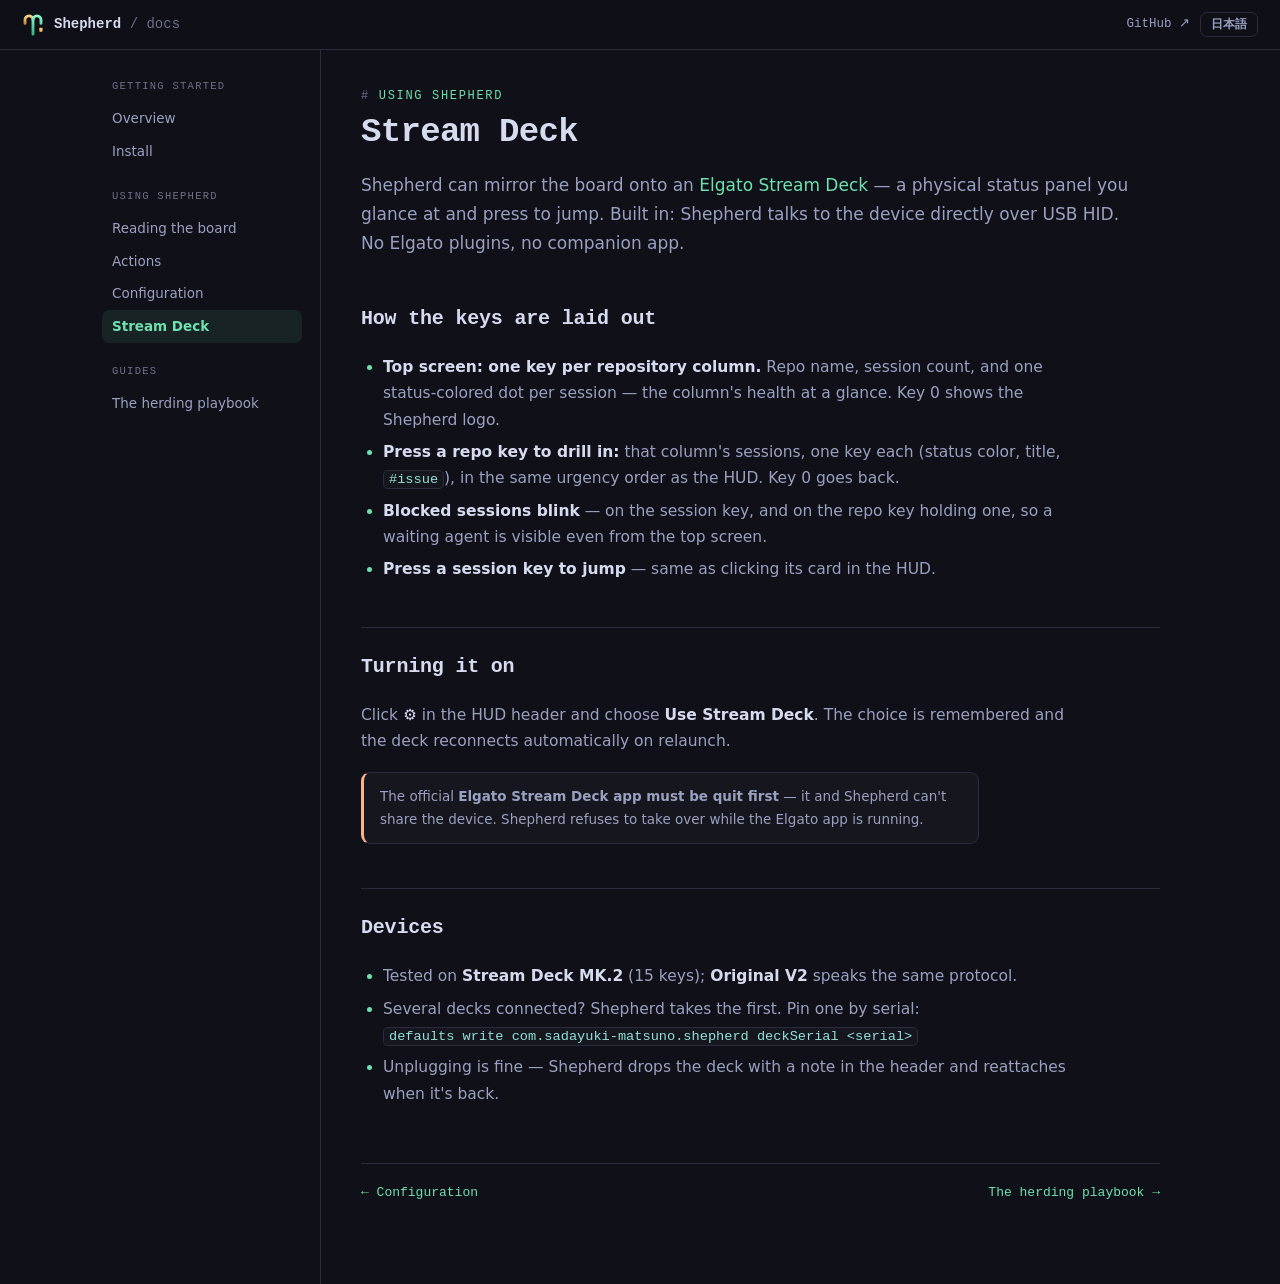
<file: docs/stream-deck.html>
<!doctype html>
<html lang="en">
<head>
<meta charset="utf-8">
<meta name="viewport" content="width=device-width, initial-scale=1">
<title>Stream Deck — Shepherd docs</title>
<meta name="description" content="Mirror the Shepherd board onto an Elgato Stream Deck: repo columns on keys, drill into sessions, blocked agents blink, press to jump. No plugins.">
<link rel="icon" href="data:image/svg+xml,%3Csvg xmlns='http://www.w3.org/2000/svg' viewBox='96 101 320 320'%3E%3Cdefs%3E%3ClinearGradient id='g' x1='0' y1='0' x2='0' y2='1'%3E%3Cstop offset='0' stop-color='%238bf5cd'/%3E%3Cstop offset='1' stop-color='%2335b585'/%3E%3C/linearGradient%3E%3ClinearGradient id='h' x1='0' y1='0' x2='0' y2='1'%3E%3Cstop offset='0' stop-color='%23f6d488'/%3E%3Cstop offset='1' stop-color='%23c98f2e'/%3E%3C/linearGradient%3E%3C/defs%3E%3Cg transform='translate(0,-14)'%3E%3Cpath d='M 140 252 V 200 A 58 58 0 0 1 256 200' fill='none' stroke='url(%23h)' stroke-width='42' stroke-linecap='round'/%3E%3Cpath d='M 256 408 V 200 A 58 58 0 0 1 372 200 V 252' fill='none' stroke='url(%23g)' stroke-width='42' stroke-linecap='round'/%3E%3Crect x='348' y='314' width='46' height='60' rx='10' fill='%23f5c66b'/%3E%3C/g%3E%3C/svg%3E">
<link rel="stylesheet" href="assets/docs.css">
<script>
(function () {
  var q = new URLSearchParams(location.search).get("lang");
  var saved = null; try { saved = localStorage.getItem("shepherdLang"); } catch (e) {}
  var lang = (q === "ja" || q === "en") ? q
           : (saved === "ja" || saved === "en") ? saved
           : ((navigator.language || "").toLowerCase().indexOf("ja") === 0 ? "ja" : "en");
  document.documentElement.lang = lang;
  addEventListener("DOMContentLoaded", function () {
    var b = document.getElementById("lang-toggle");
    if (!b) return;
    var paint = function () { b.textContent = document.documentElement.lang === "ja" ? "English" : "日本語"; };
    paint();
    b.addEventListener("click", function () {
      var l = document.documentElement.lang === "ja" ? "en" : "ja";
      document.documentElement.lang = l;
      try { localStorage.setItem("shepherdLang", l); } catch (e) {}
      paint();
    });
  });
})();
</script>
</head>
<body>

<svg width="0" height="0" style="position:absolute" aria-hidden="true">
  <defs>
    <linearGradient id="g-st" x1="0" y1="0" x2="0" y2="1">
      <stop offset="0" stop-color="#8bf5cd"/><stop offset="1" stop-color="#35b585"/>
    </linearGradient>
    <linearGradient id="g-horn" x1="0" y1="0" x2="0" y2="1">
      <stop offset="0" stop-color="#f6d488"/><stop offset="1" stop-color="#c98f2e"/>
    </linearGradient>
    <symbol id="mark" viewBox="96 101 320 320">
      <g transform="translate(0,-14)">
        <path d="M 140 252 V 200 A 58 58 0 0 1 256 200" fill="none" stroke="url(#g-horn)" stroke-width="42" stroke-linecap="round"/>
        <path d="M 256 408 V 200 A 58 58 0 0 1 372 200 V 252" fill="none" stroke="url(#g-st)" stroke-width="42" stroke-linecap="round"/>
        <rect x="348" y="314" width="46" height="60" rx="10" fill="#f5c66b"/>
      </g>
    </symbol>
  </defs>
</svg>

<div class="topbar">
  <svg class="mark" aria-hidden="true"><use href="#mark"/></svg>
  <span class="name">Shepherd <span>/ docs</span></span>
  <a class="gh" href="https://github.com/sadayuki-matsuno/shepherd">GitHub ↗</a>
  <button class="langtoggle" id="lang-toggle" type="button">日本語</button>
</div>

<div class="layout">
  <nav class="sidebar">
    <div class="group"><span lang="en">Getting started</span><span lang="ja">はじめに</span></div>
    <a href="index.html"><span lang="en">Overview</span><span lang="ja">概要</span></a>
    <a href="install.html"><span lang="en">Install</span><span lang="ja">インストール</span></a>
    <div class="group"><span lang="en">Using Shepherd</span><span lang="ja">使い方</span></div>
    <a href="board.html"><span lang="en">Reading the board</span><span lang="ja">盤面の読み方</span></a>
    <a href="actions.html"><span lang="en">Actions</span><span lang="ja">操作</span></a>
    <a href="configuration.html"><span lang="en">Configuration</span><span lang="ja">設定</span></a>
    <a href="stream-deck.html" class="active">Stream Deck</a>
    <div class="group"><span lang="en">Guides</span><span lang="ja">ガイド</span></div>
    <a href="playbook.html"><span lang="en">The herding playbook</span><span lang="ja">群れの導き方</span></a>
  </nav>

  <main>
    <div class="eyebrow">using shepherd</div>
    <h1>Stream Deck</h1>
    <p class="lede" lang="en">
      Shepherd can mirror the board onto an <a href="https://www.elgato.com/stream-deck">Elgato Stream Deck</a> —
      a physical status panel you glance at and press to jump. Built in: Shepherd talks to the device
      directly over USB HID. No Elgato plugins, no companion app.
    </p>
    <p class="lede" lang="ja">
      Shepherd は盤面を <a href="https://www.elgato.com/stream-deck">Elgato Stream Deck</a> —
      ひと目で確認し、押せばジャンプできる物理ステータスパネル — にミラーできます。組み込み機能なので、
      Shepherd はデバイスと USB HID で直接会話します。Elgato のプラグインも専用アプリも不要です。
    </p>

    <h2 lang="en">How the keys are laid out</h2>
    <h2 lang="ja">キーの並び方</h2>
    <ul lang="en">
      <li><strong>Top screen: one key per repository column.</strong> Repo name, session count, and one status-colored dot per session — the column's health at a glance. Key 0 shows the Shepherd logo.</li>
      <li><strong>Press a repo key to drill in:</strong> that column's sessions, one key each (status color, title, <code>#issue</code>), in the same urgency order as the HUD. Key 0 goes back.</li>
      <li><strong>Blocked sessions blink</strong> — on the session key, and on the repo key holding one, so a waiting agent is visible even from the top screen.</li>
      <li><strong>Press a session key to jump</strong> — same as clicking its card in the HUD.</li>
    </ul>
    <ul lang="ja">
      <li><strong>トップ画面: リポジトリ列ごとに1キー。</strong>リポジトリ名・セッション数、そしてセッションごとのステータスドットが並び、その列の状態がひと目で分かります。キー0には Shepherd のロゴが表示されます。</li>
      <li><strong>リポジトリキーを押すと掘り込みます:</strong> その列のセッションが1つずつキーに割り当てられ（ステータス色・タイトル・<code>#issue</code>）、HUD と同じ緊急度順で並びます。キー0で戻ります。</li>
      <li><strong>応答待ちのセッションは点滅します</strong> — セッションキー本体と、それを含むリポジトリキーの両方が点滅するので、トップ画面からでも応答待ちのエージェントに気づけます。</li>
      <li><strong>セッションキーを押せばジャンプします</strong> — HUD でカードをクリックするのと同じです。</li>
    </ul>

    <h2 lang="en">Turning it on</h2>
    <h2 lang="ja">有効化</h2>
    <p lang="en">
      Click <strong>⚙</strong> in the HUD header and choose <strong>Use Stream Deck</strong>.
      The choice is remembered and the deck reconnects automatically on relaunch.
    </p>
    <p lang="ja">
      HUD ヘッダーの <strong>⚙</strong> をクリックして<strong>「Use Stream Deck」</strong>を選んでください。
      この選択は記憶され、再起動時にデッキは自動的に再接続します。
    </p>
    <div class="note warn" lang="en">
      The official <strong>Elgato Stream Deck app must be quit first</strong> — it and Shepherd can't share
      the device. Shepherd refuses to take over while the Elgato app is running.
    </div>
    <div class="note warn" lang="ja">
      <strong>公式の Elgato Stream Deck アプリを先に終了する必要があります</strong> — Shepherd とデバイスを
      共有できないためです。Elgato アプリが起動している間、Shepherd はデバイスの制御を拒否します。
    </div>

    <h2 lang="en">Devices</h2>
    <h2 lang="ja">対応デバイス</h2>
    <ul lang="en">
      <li>Tested on <strong>Stream Deck MK.2</strong> (15 keys); <strong>Original V2</strong> speaks the same protocol.</li>
      <li>Several decks connected? Shepherd takes the first. Pin one by serial:<br>
      <code>defaults write com.sadayuki-matsuno.shepherd deckSerial &lt;serial&gt;</code></li>
      <li>Unplugging is fine — Shepherd drops the deck with a note in the header and reattaches when it's back.</li>
    </ul>
    <ul lang="ja">
      <li><strong>Stream Deck MK.2</strong>（15キー）で動作確認済み。<strong>Original V2</strong> も同じプロトコルを話します。</li>
      <li>複数のデッキを接続した場合、Shepherd は最初の1台を使います。シリアル番号で固定するには:<br>
      <code>defaults write com.sadayuki-matsuno.shepherd deckSerial &lt;serial&gt;</code></li>
      <li>抜いても問題ありません — Shepherd はヘッダーに注記を出してデッキを切り離し、戻ってくれば再接続します。</li>
    </ul>

    <div class="pagenav">
      <a href="configuration.html"><span lang="en">← Configuration</span><span lang="ja">← 設定</span></a>
      <a href="playbook.html"><span lang="en">The herding playbook →</span><span lang="ja">群れの導き方 →</span></a>
    </div>
  </main>
</div>

</body>
</html>
</file>
<file: docs/assets/docs.css>
/* Shepherd docs — shared stylesheet.
   Same Catppuccin-Mocha-derived palette as the app; dark-only by design. */
:root {
  --ground: #101018;
  --surface: #16161f;
  --card: #1e1e2e;
  --card-2: #181825;
  --line: #2b2b3d;
  --text: #d6dbf0;
  --subtext: #9aa1c0;
  --faint: #6c7086;
  --brand: #6fe0b0;
  --gold: #f5c66b;
  --green: #a6e3a1;
  --peach: #fab387;
  --mauve: #cba6f7;
  --teal: #94e2d5;
  --red: #f38ba8;
  --yellow: #f9e2af;
  --blue: #89b4fa;
  --mono: ui-monospace, "SF Mono", SFMono-Regular, Menlo, monospace;
  --sans: -apple-system, BlinkMacSystemFont, "Segoe UI", system-ui, sans-serif;
  --sidebar-w: 240px;
}
* { margin: 0; padding: 0; box-sizing: border-box; }
html { scroll-behavior: smooth; }
body {
  background: var(--ground);
  color: var(--text);
  font-family: var(--sans);
  font-size: 15.5px;
  line-height: 1.7;
  -webkit-font-smoothing: antialiased;
}
a { color: var(--brand); text-decoration: none; }
a:hover { text-decoration: underline; }
a:focus-visible { outline: 2px solid var(--brand); outline-offset: 2px; border-radius: 4px; }

/* ── language switching ──────────────────────────── */
/* Content ships as en/ja twins tagged with lang=""; the <html lang> picks one. Elements whose
   text is identical in both languages carry no lang attribute and always show. */
html[lang="ja"] [lang="en"] { display: none !important; }
html[lang="en"] [lang="ja"] { display: none !important; }
.langtoggle {
  font-family: var(--mono); font-size: 12px; font-weight: 700;
  background: none; border: 1px solid var(--line); border-radius: 7px;
  color: var(--subtext); padding: 3px 10px; cursor: pointer;
}
.langtoggle:hover { color: var(--text); border-color: var(--faint); }

/* ── top bar ─────────────────────────────────────── */
.topbar {
  position: sticky; top: 0; z-index: 10;
  display: flex; align-items: center; gap: 10px;
  padding: 12px 22px;
  background: rgba(16,16,24,.92);
  backdrop-filter: blur(8px);
  border-bottom: 1px solid var(--line);
}
.topbar .mark { width: 22px; height: 22px; flex: none; }
.topbar .name { font-family: var(--mono); font-weight: 700; font-size: 14px; color: var(--text); }
.topbar .name span { color: var(--faint); font-weight: 400; }
.topbar .gh { margin-left: auto; font-family: var(--mono); font-size: 12.5px; color: var(--subtext); }
.topbar .gh:hover { color: var(--text); text-decoration: none; }

/* ── layout ──────────────────────────────────────── */
.layout { display: flex; max-width: 1120px; margin: 0 auto; }
.sidebar {
  width: var(--sidebar-w); flex: none;
  padding: 28px 18px 60px 22px;
  position: sticky; top: 49px;
  align-self: flex-start;
  max-height: calc(100vh - 49px);
  overflow-y: auto;
}
.sidebar .group {
  font-family: var(--mono); font-size: 10.5px; letter-spacing: .12em;
  text-transform: uppercase; color: var(--faint);
  margin: 20px 0 6px; padding-left: 10px;
}
.sidebar .group:first-child { margin-top: 0; }
.sidebar a {
  display: block; padding: 5px 10px; border-radius: 7px;
  font-size: 13.5px; color: var(--subtext);
}
.sidebar a:hover { color: var(--text); background: var(--surface); text-decoration: none; }
.sidebar a.active {
  color: var(--brand); background: rgba(111,224,176,.09); font-weight: 600;
}
main {
  flex: 1; min-width: 0;
  padding: 36px 40px 80px;
  border-left: 1px solid var(--line);
}
main > * + * { margin-top: 18px; }

/* ── typography ──────────────────────────────────── */
.eyebrow {
  font-family: var(--mono); font-size: 12px; letter-spacing: .14em;
  color: var(--brand); text-transform: uppercase;
}
.eyebrow::before { content: "# "; color: var(--faint); }
h1 {
  font-family: var(--mono); font-size: clamp(26px, 3.2vw, 34px);
  line-height: 1.2; letter-spacing: -0.02em; font-weight: 800;
  margin-top: 6px; text-wrap: balance;
}
h2 {
  font-family: var(--mono); font-size: 20px; letter-spacing: -0.01em;
  margin-top: 44px; padding-top: 22px; border-top: 1px solid var(--line);
}
h2:first-of-type { border-top: none; padding-top: 0; }
h3 { font-size: 16px; margin-top: 28px; }
p { color: var(--subtext); max-width: 72ch; }
p strong, li strong { color: var(--text); }
.lede { font-size: 17px; }
main ul, main ol { padding-left: 22px; color: var(--subtext); max-width: 72ch; }
main li { margin: 6px 0; }
main li::marker { color: var(--brand); }
code {
  font-family: var(--mono); font-size: .88em; color: var(--teal);
  background: var(--surface); border: 1px solid var(--line);
  border-radius: 5px; padding: 1px 5px;
}
pre {
  background: #0c0c14; border: 1px solid var(--line); border-radius: 11px;
  padding: 16px 20px; overflow-x: auto;
}
pre code { background: none; border: none; padding: 0; color: var(--text); font-size: 13px; line-height: 1.85; }
pre .c { color: var(--faint); }
pre .p { color: var(--brand); user-select: none; }

/* ── tables ──────────────────────────────────────── */
.tbl-scroll { overflow-x: auto; border: 1px solid var(--line); border-radius: 11px; }
table { border-collapse: collapse; width: 100%; background: var(--surface); }
th, td { text-align: left; padding: 10px 16px; font-size: 13.5px; vertical-align: top; }
th {
  font-family: var(--mono); font-size: 11px; letter-spacing: .08em; text-transform: uppercase;
  color: var(--faint); border-bottom: 1px solid var(--line); font-weight: 600;
}
td { border-bottom: 1px solid #23233394; color: var(--subtext); }
tr:last-child td { border-bottom: none; }
td:first-child { font-family: var(--mono); font-size: 12.5px; color: var(--text); white-space: nowrap; }
td em { color: var(--brand); font-style: normal; }

/* ── components ──────────────────────────────────── */
.shot { border: 1px solid var(--line); border-radius: 13px; max-width: 100%; display: block; }
.caption { font-size: 12.5px; color: var(--faint); margin-top: 8px; }
.note {
  background: var(--surface); border: 1px solid var(--line); border-left: 3px solid var(--gold);
  border-radius: 9px; padding: 12px 16px; font-size: 13.5px; color: var(--subtext);
  max-width: 72ch;
}
.note.warn { border-left-color: var(--peach); }
.btn {
  display: inline-block; font-family: var(--mono); font-size: 13.5px; font-weight: 700;
  padding: 9px 18px; border-radius: 9px; border: 1px solid transparent;
}
.btn.primary { background: var(--brand); color: #0c1712; }
.btn.primary:hover { background: #85ecc0; text-decoration: none; }
.btn.ghost { border-color: var(--line); color: var(--text); }
.btn.ghost:hover { border-color: var(--faint); text-decoration: none; }
.pagenav {
  display: flex; justify-content: space-between; gap: 14px;
  margin-top: 56px; padding-top: 18px; border-top: 1px solid var(--line);
  font-family: var(--mono); font-size: 13px;
}
.chip-demo {
  font-family: var(--mono); font-size: 10.5px; font-weight: 700;
  padding: 1px 7px; border-radius: 6px; white-space: nowrap;
}
.dot-demo { display: inline-block; width: 9px; height: 9px; border-radius: 50%; vertical-align: baseline; }

/* card-anatomy figure (CSS mock, annotated) */
.anatomy { display: grid; grid-template-columns: minmax(260px, 340px) 1fr; gap: 22px; align-items: start; }
.mockcard {
  background: var(--card-2); border-radius: 11px; padding: 12px 13px;
  border: 1px solid var(--line); border-left: 3px solid var(--peach);
  font-size: 12px; box-shadow: 0 10px 30px rgba(0,0,0,.4);
  position: relative;
}
.mockcard .banner {
  margin: -12px -13px 8px; padding: 3px 10px; border-radius: 8px 8px 0 0;
  background: rgba(250,179,135,.9); color: #11111b;
  font-family: var(--mono); font-size: 9.5px; font-weight: 700;
}
.mockcard .ln { display: flex; align-items: center; gap: 6px; margin-top: 6px; position: relative; }
.mockcard .num, .anatomy .num {
  font-family: var(--mono); font-size: 9px; font-weight: 800;
  width: 15px; height: 15px; border-radius: 50%; flex: none;
  background: var(--brand); color: #0c1712;
  display: inline-flex; align-items: center; justify-content: center;
}
.anatomy .legend { list-style: none; padding: 0; }
.anatomy .legend li { display: flex; gap: 9px; align-items: baseline; margin: 9px 0; font-size: 13.5px; }
.anatomy .legend .num { transform: translateY(2px); }

@media (max-width: 860px) {
  .layout { flex-direction: column; }
  .sidebar {
    position: static; width: 100%; max-height: none;
    display: flex; flex-wrap: wrap; gap: 2px 4px;
    padding: 14px 18px; border-bottom: 1px solid var(--line);
  }
  .sidebar .group { width: 100%; margin: 8px 0 2px; }
  main { border-left: none; padding: 28px 22px 60px; }
  .anatomy { grid-template-columns: 1fr; }
}
</file>
